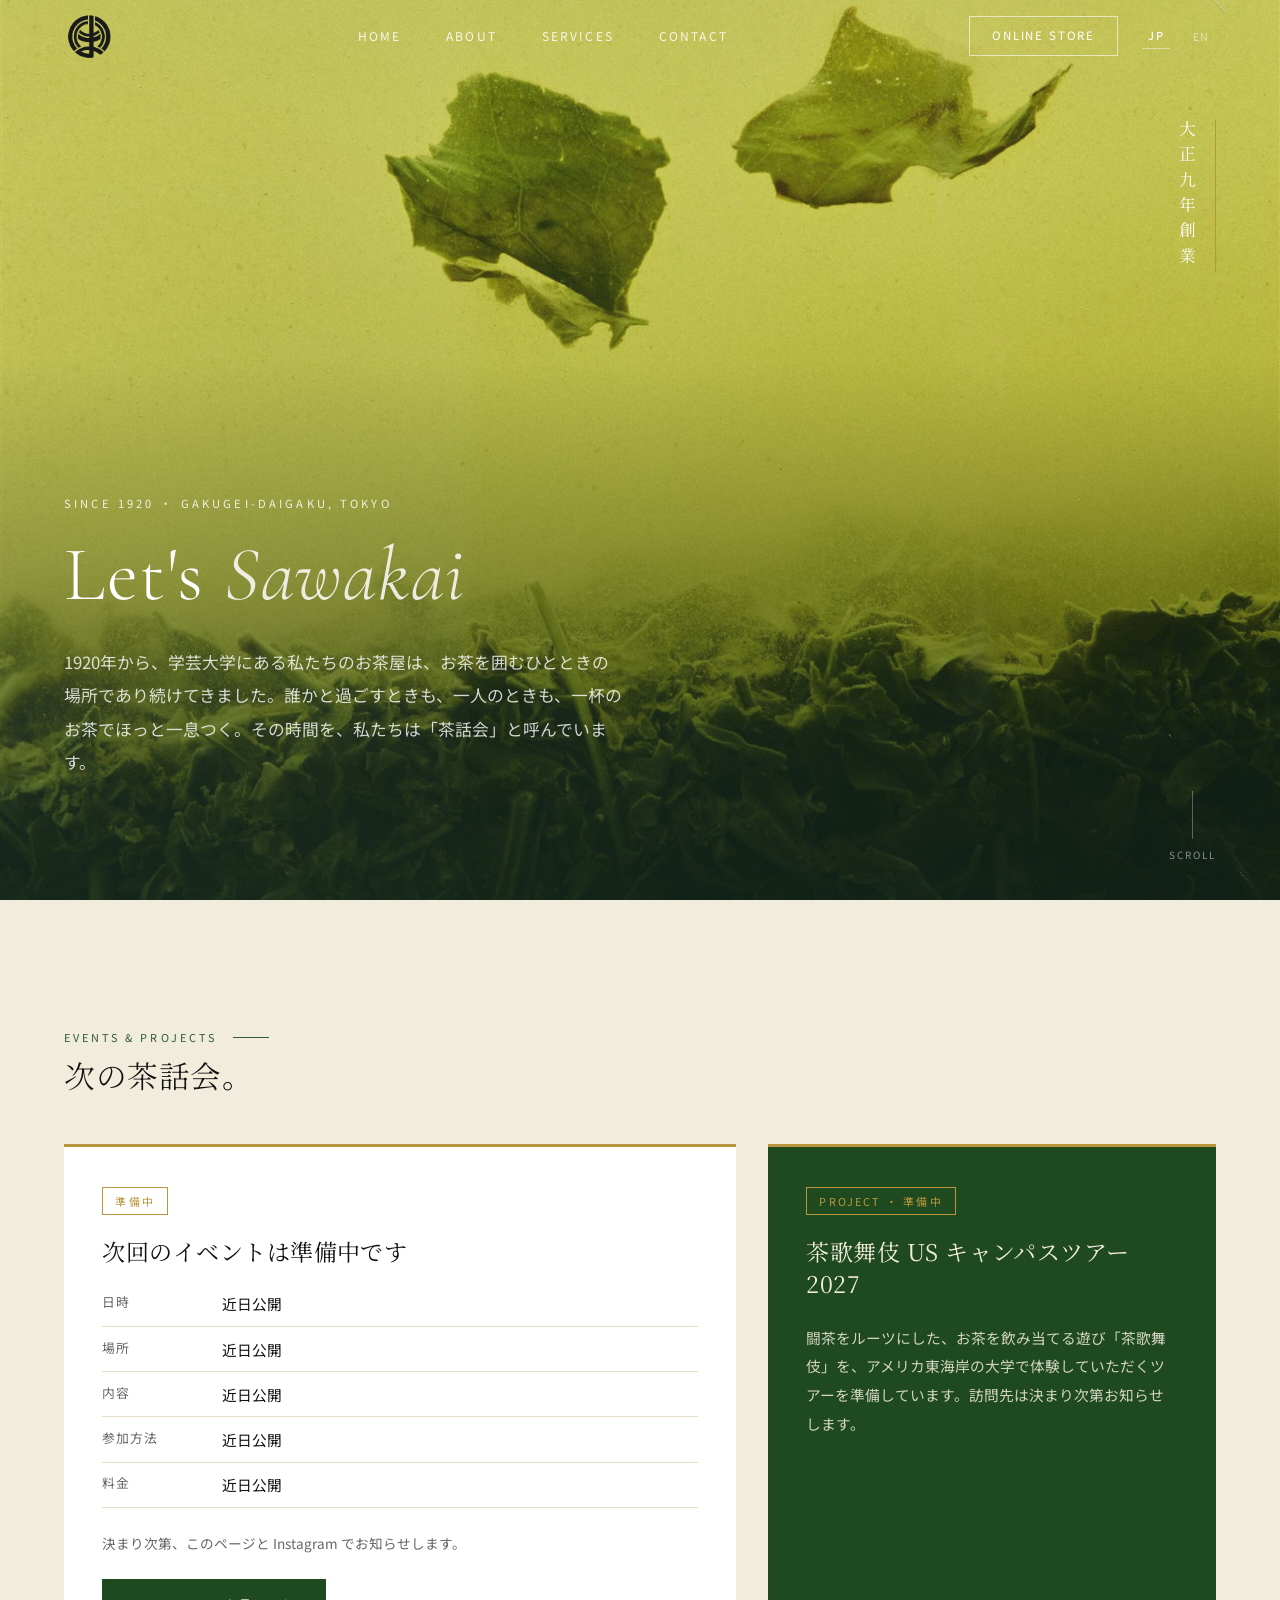
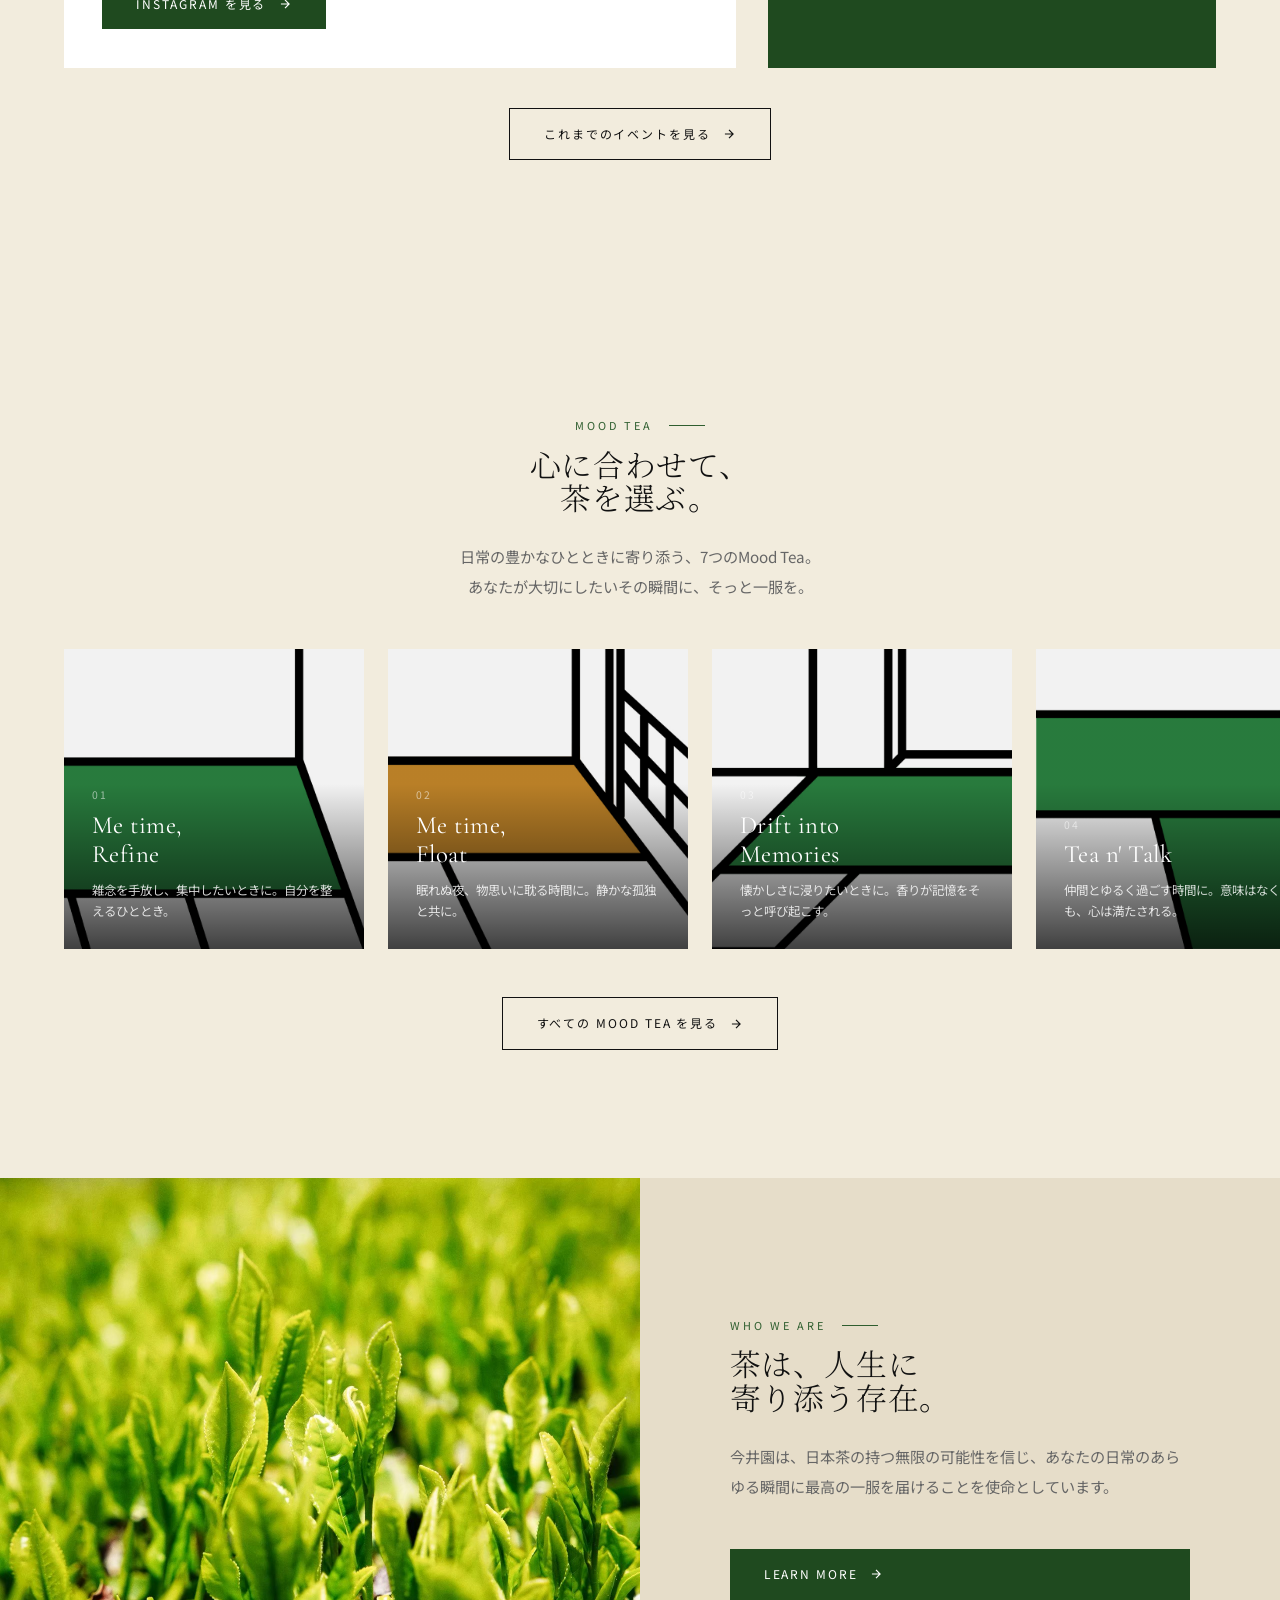
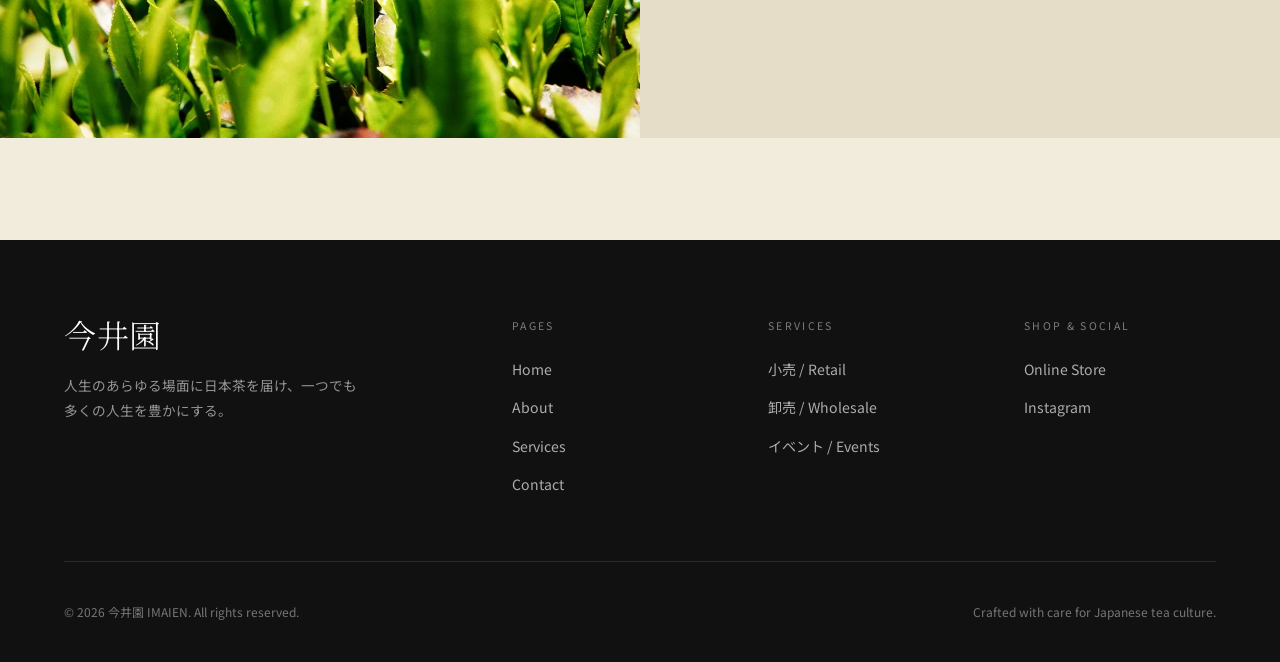
<file: index.html>
<!DOCTYPE html>
<html lang="ja">
<head>
  <meta charset="UTF-8">
  <meta name="viewport" content="width=device-width, initial-scale=1.0">
  <title>今井園 IMAIEN — Let's Sawakai｜1920年創業、学芸大学の日本茶専門店</title>
  <meta name="description" content="1920年（大正九年）創業、東京・学芸大学の日本茶専門店 今井園。お茶を囲んでひと息つく時間「茶話会」を、店舗、オンライン、イベント、卸売を通じて届けます。">
  <link rel="canonical" href="https://imaien.com/">
  <link rel="alternate" hreflang="ja" href="https://imaien.com/">
  <link rel="alternate" hreflang="en" href="https://imaien.com/en/">
  <link rel="alternate" hreflang="x-default" href="https://imaien.com/">
  <meta name="theme-color" content="#1F4A1F">
  <meta property="og:type" content="website">
  <meta property="og:site_name" content="今井園 IMAIEN">
  <meta property="og:title" content="今井園 IMAIEN — Let's Sawakai">
  <meta property="og:description" content="1920年（大正九年）創業、東京・学芸大学の日本茶専門店 今井園。お茶を囲んでひと息つく時間を、私たちは「茶話会」と呼んでいます。">
  <meta property="og:url" content="https://imaien.com/">
  <meta property="og:image" content="https://imaien.com/images/og-image.jpg">
  <meta property="og:locale" content="ja_JP">
  <meta name="twitter:card" content="summary_large_image">
  <link rel="icon" type="image/png" href="images/favicon.png">
  <link rel="apple-touch-icon" href="images/favicon.png">
  <script type="application/ld+json">
  {
    "@context": "https://schema.org",
    "@type": "Store",
    "name": "株式会社今井園茶業",
    "alternateName": "今井園 IMAIEN",
    "url": "https://imaien.com/",
    "logo": "https://imaien.com/images/favicon.png",
    "image": "https://imaien.com/images/og-image.jpg",
    "description": "人生のあらゆる場面に日本茶を届け、一つでも多くの人生を豊かにする。日本茶の小売・卸売・体験型イベント。",
    "foundingDate": "1920",
    "address": {
      "@type": "PostalAddress",
      "streetAddress": "鷹番2-20-8 2F",
      "addressLocality": "目黒区",
      "addressRegion": "東京都",
      "addressCountry": "JP"
    },
    "telephone": "+81-90-3544-5067",
    "sameAs": [
      "https://www.instagram.com/imai___en/",
      "https://imaien.square.site/"
    ]
  }
  </script>
  <link rel="preconnect" href="https://fonts.googleapis.com">
  <link rel="preconnect" href="https://fonts.gstatic.com" crossorigin>
  <link href="https://fonts.googleapis.com/css2?family=Cormorant+Garamond:ital,wght@0,300;0,400;0,500;1,300;1,400&family=Noto+Sans+JP:wght@300;400;500&family=Noto+Serif+JP:wght@300;400;500&display=swap" rel="stylesheet">
  <link rel="stylesheet" href="css/style.css">
</head>
<body>

<!-- ======= NAVIGATION ======= -->
<nav class="nav" id="nav">
  <a href="index.html" class="nav__logo"><img src="images/logo.png" alt="今井園 IMAIEN"></a>
  <div class="nav__links">
    <a href="index.html">Home</a>
    <a href="about.html">About</a>
    <a href="services.html">Services</a>
    <a href="contact.html">Contact</a>
  </div>
  <div class="nav__actions">
    <a href="https://imaien.square.site/" target="_blank" class="nav__shop-btn">Online Store</a>
    <div class="lang-switch">
      <a href="index.html" class="lang-switch__btn lang-switch__btn--active">JP</a>
      <span class="lang-switch__sep">/</span>
      <a href="en/index.html" class="lang-switch__btn">EN</a>
    </div>
  </div>
  <button class="nav__hamburger" id="menuBtn" aria-label="メニューを開く">
    <span></span><span></span><span></span>
  </button>
</nav>
<div class="nav__overlay" id="navOverlay">
  <a href="index.html">Home</a>
  <a href="about.html">About</a>
  <a href="services.html">Services</a>
  <a href="contact.html">Contact</a>
  <div class="nav__overlay-lang">
    <a href="index.html" class="active">JP</a><span>/</span><a href="en/index.html">EN</a>
  </div>
</div>

<!-- ======= HERO ======= -->
<section class="hero">
  <div class="hero__bg-grad"></div>
  <div class="hero__bg-overlay"></div>
  <div class="hero__content">
    <p class="hero__eyebrow">Since 1920 ・ Gakugei-daigaku, Tokyo</p>
    <h1 class="hero__title hero__title--latin">
      Let's <em>Sawakai</em>
    </h1>
    <p class="hero__subtitle hero__subtitle--wide">
      1920年から、学芸大学にある私たちのお茶屋は、お茶を囲むひとときの場所であり続けてきました。誰かと過ごすときも、一人のときも、一杯のお茶でほっと一息つく。その時間を、私たちは「茶話会」と呼んでいます。
    </p>
  </div>
  <p class="hero__vertical" aria-hidden="true">大正九年創業</p>
  <div class="hero__scroll">
    <div class="hero__scroll-line"></div>
    <span>Scroll</span>
  </div>
</section>

<!-- ======= NEXT EVENT / PROJECTS ======= -->
<section class="events-home">
  <div class="events-home__inner">
    <p class="section-label reveal">Events &amp; Projects</p>
    <h2 class="section-title reveal d1">次の茶話会。</h2>
    <div class="event-grid">
      <article class="event-card reveal d1">
        <p class="event-card__status">準備中</p>
        <h3 class="event-card__title">次回のイベントは準備中です</h3>
        <dl class="event-card__meta">
          <div><dt>日時</dt><dd>近日公開</dd></div>
          <div><dt>場所</dt><dd>近日公開</dd></div>
          <div><dt>内容</dt><dd>近日公開</dd></div>
          <div><dt>参加方法</dt><dd>近日公開</dd></div>
          <div><dt>料金</dt><dd>近日公開</dd></div>
        </dl>
        <p class="event-card__note">決まり次第、このページと Instagram でお知らせします。</p>
        <a href="https://www.instagram.com/imai___en/" target="_blank" class="btn btn--dark">
          Instagram を見る
          <svg viewBox="0 0 24 24" fill="none" stroke="currentColor" stroke-width="2"><path d="M5 12h14M12 5l7 7-7 7"/></svg>
        </a>
      </article>
      <article class="event-card event-card--project reveal d2">
        <p class="event-card__status">Project ・ 準備中</p>
        <h3 class="event-card__title">茶歌舞伎 US キャンパスツアー 2027</h3>
        <p class="event-card__text">闘茶をルーツにした、お茶を飲み当てる遊び「茶歌舞伎」を、アメリカ東海岸の大学で体験していただくツアーを準備しています。訪問先は決まり次第お知らせします。</p>
      </article>
    </div>
    <div class="events-home__more reveal d2">
      <a href="services.html#events" class="btn btn--ghost">
        これまでのイベントを見る
        <svg viewBox="0 0 24 24" fill="none" stroke="currentColor" stroke-width="2"><path d="M5 12h14M12 5l7 7-7 7"/></svg>
      </a>
    </div>
  </div>
</section>

<!-- ======= MOOD TEA ======= -->
<section class="mood-tea section">
  <div class="mood-tea__header">
    <p class="section-label reveal">Mood Tea</p>
    <h2 class="section-title reveal d1" style="font-size:var(--size-h2);">
      心に合わせて、<br>茶を選ぶ。
    </h2>
    <p class="section-body reveal d2">
      日常の豊かなひとときに寄り添う、7つのMood Tea。<br>
      あなたが大切にしたいその瞬間に、そっと一服を。
    </p>
  </div>

  <div class="mood-tea__scroll" id="teaScroll">
    <div class="tea-card tc-1 reveal d1">
      <div class="tea-card__bg"></div>
      <div class="tea-card__shadow"></div>
      <div class="tea-card__body">
        <p class="tea-card__num">01</p>
        <h3 class="tea-card__name">Me time,<br>Refine</h3>
        <p class="tea-card__tagline">雑念を手放し、集中したいときに。自分を整えるひととき。</p>
      </div>
    </div>
    <div class="tea-card tc-2 reveal d2">
      <div class="tea-card__bg"></div>
      <div class="tea-card__shadow"></div>
      <div class="tea-card__body">
        <p class="tea-card__num">02</p>
        <h3 class="tea-card__name">Me time,<br>Float</h3>
        <p class="tea-card__tagline">眠れぬ夜、物思いに耽る時間に。静かな孤独と共に。</p>
      </div>
    </div>
    <div class="tea-card tc-3 reveal d3">
      <div class="tea-card__bg"></div>
      <div class="tea-card__shadow"></div>
      <div class="tea-card__body">
        <p class="tea-card__num">03</p>
        <h3 class="tea-card__name">Drift into<br>Memories</h3>
        <p class="tea-card__tagline">懐かしさに浸りたいときに。香りが記憶をそっと呼び起こす。</p>
      </div>
    </div>
    <div class="tea-card tc-4 reveal d4">
      <div class="tea-card__bg"></div>
      <div class="tea-card__shadow"></div>
      <div class="tea-card__body">
        <p class="tea-card__num">04</p>
        <h3 class="tea-card__name">Tea n' Talk</h3>
        <p class="tea-card__tagline">仲間とゆるく過ごす時間に。意味はなくても、心は満たされる。</p>
      </div>
    </div>
    <div class="tea-card tc-5 reveal d5">
      <div class="tea-card__bg"></div>
      <div class="tea-card__shadow"></div>
      <div class="tea-card__body">
        <p class="tea-card__num">05</p>
        <h3 class="tea-card__name">Open<br>Invitation</h3>
        <p class="tea-card__tagline">誰にでも「ようこそ」と伝えたいときに。垣根のない温かさを。</p>
      </div>
    </div>
    <div class="tea-card tc-6 reveal d6">
      <div class="tea-card__bg"></div>
      <div class="tea-card__shadow"></div>
      <div class="tea-card__body">
        <p class="tea-card__num">06</p>
        <h3 class="tea-card__name">Uni-Tea</h3>
        <p class="tea-card__tagline">深いつながりを感じたいときに。共にいるだけで満たされる。</p>
      </div>
    </div>
    <div class="tea-card tc-7 reveal d7">
      <div class="tea-card__bg"></div>
      <div class="tea-card__shadow"></div>
      <div class="tea-card__body">
        <p class="tea-card__num">07</p>
        <h3 class="tea-card__name">Breeze<br>is Nice</h3>
        <p class="tea-card__tagline">自然に身を委ねたいときに。風や光とひとつになるような感覚を。</p>
      </div>
    </div>
  </div>

  <div style="text-align:center; padding: 2rem var(--container-pad) 0;">
    <a href="services.html#retail" class="btn btn--ghost reveal d2">
      すべての Mood Tea を見る
      <svg viewBox="0 0 24 24" fill="none" stroke="currentColor" stroke-width="2"><path d="M5 12h14M12 5l7 7-7 7"/></svg>
    </a>
  </div>
</section>

<!-- ======= WHO WE ARE ======= -->
<div class="split">
  <div class="split__img">
    <div class="split__img-fill split__img-fill--1"></div>
  </div>
  <div class="split__content">
    <p class="section-label reveal">Who We Are</p>
    <h2 class="section-title reveal d1" style="font-size:var(--size-h2);">
      茶は、人生に<br>寄り添う存在。
    </h2>
    <p class="section-body reveal d2">
      今井園は、日本茶の持つ無限の可能性を信じ、あなたの日常のあらゆる瞬間に最高の一服を届けることを使命としています。
    </p>
    <a href="about.html" class="btn btn--dark mt-md reveal d3">
      Learn More
      <svg viewBox="0 0 24 24" fill="none" stroke="currentColor" stroke-width="2"><path d="M5 12h14M12 5l7 7-7 7"/></svg>
    </a>
  </div>
</div>


<!-- ======= FOOTER ======= -->
<footer class="footer">
  <div class="footer__inner">
    <div class="footer__top">
      <div class="footer__brand">
        <h3>今井園</h3>
        <p>人生のあらゆる場面に日本茶を届け、一つでも多くの人生を豊かにする。</p>
      </div>
      <div class="footer__col">
        <h4>Pages</h4>
        <ul>
          <li><a href="index.html">Home</a></li>
          <li><a href="about.html">About</a></li>
          <li><a href="services.html">Services</a></li>
          <li><a href="contact.html">Contact</a></li>
        </ul>
      </div>
      <div class="footer__col">
        <h4>Services</h4>
        <ul>
          <li><a href="services.html#retail">小売 / Retail</a></li>
          <li><a href="services.html#wholesale">卸売 / Wholesale</a></li>
          <li><a href="services.html#events">イベント / Events</a></li>
        </ul>
      </div>
      <div class="footer__col">
        <h4>Shop &amp; Social</h4>
        <ul>
          <li><a href="https://imaien.square.site/" target="_blank">Online Store</a></li>
          <li><a href="https://www.instagram.com/imai___en/" target="_blank">Instagram</a></li>
        </ul>
      </div>
    </div>
    <div class="footer__bottom">
      <p>© 2026 今井園 IMAIEN. All rights reserved.</p>
      <p>Crafted with care for Japanese tea culture.</p>
    </div>
  </div>
</footer>

<script src="js/main.js"></script>
</body>
</html>
</file>
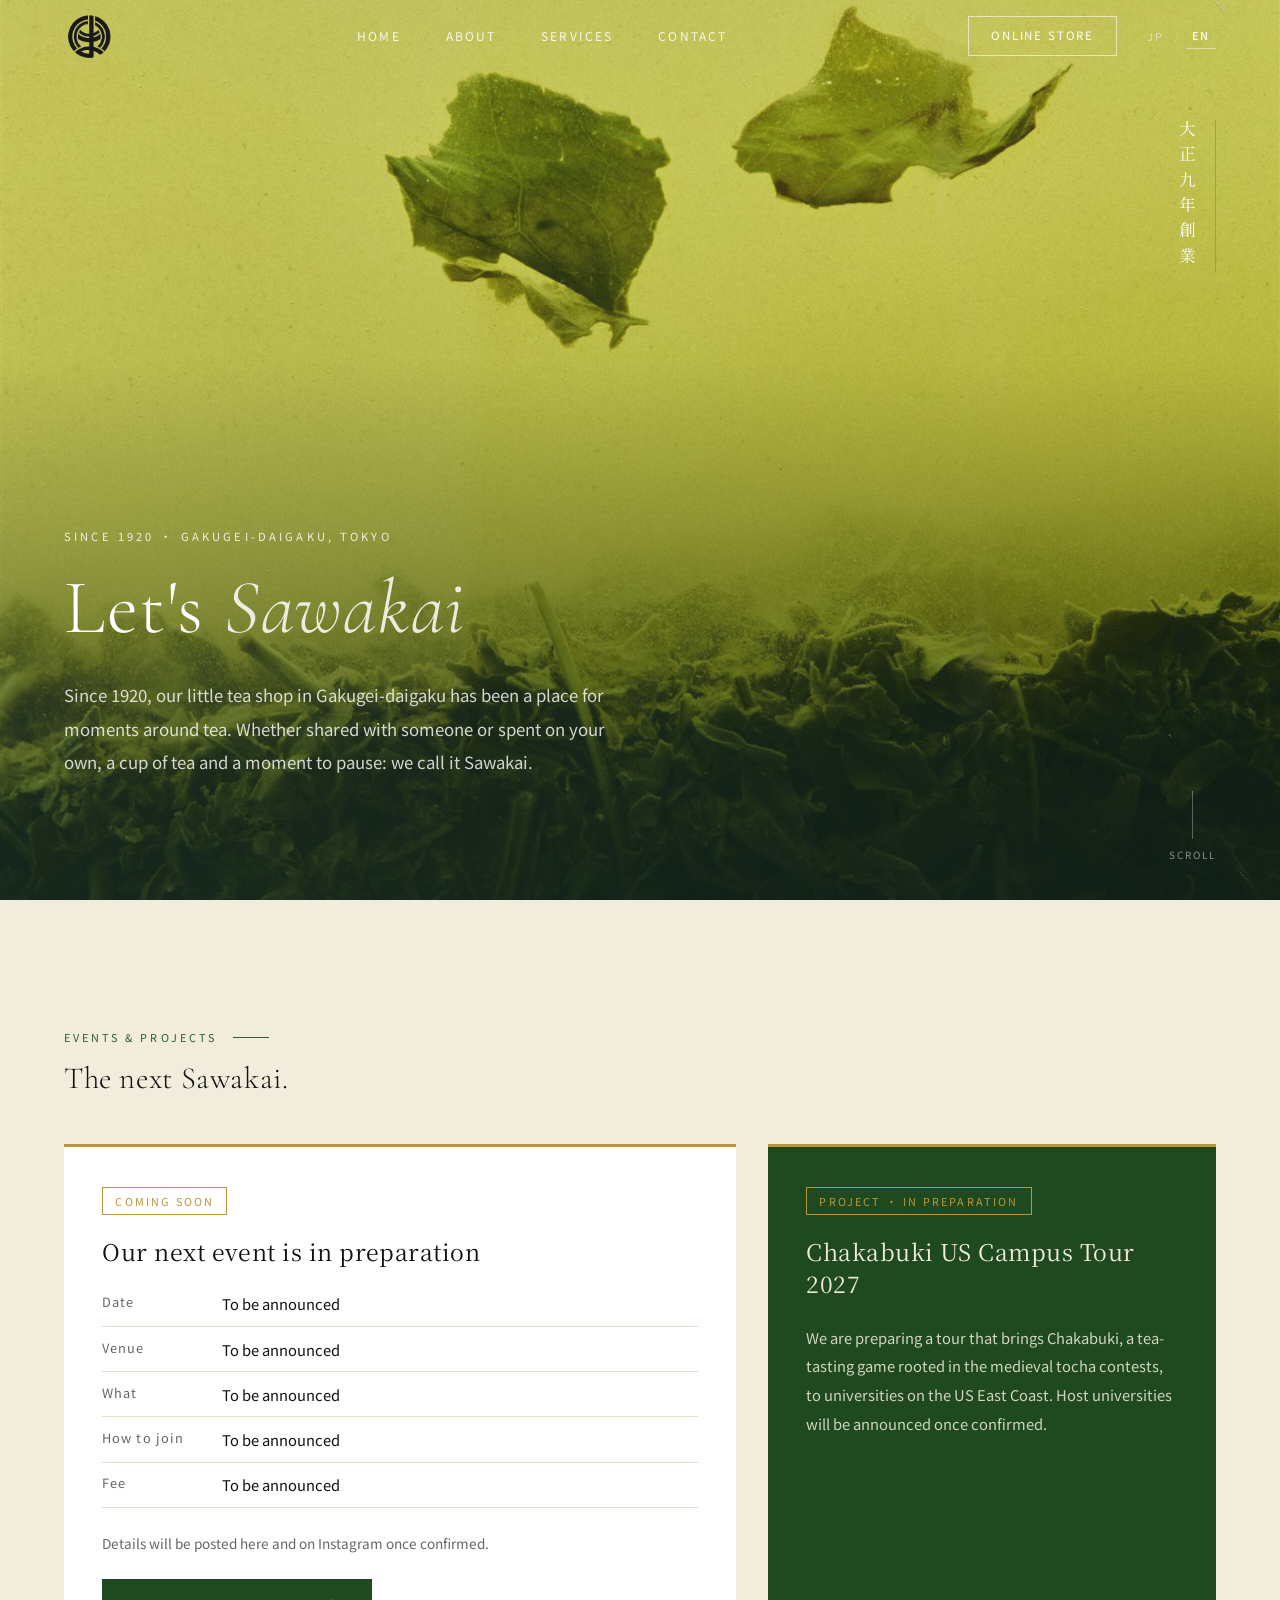
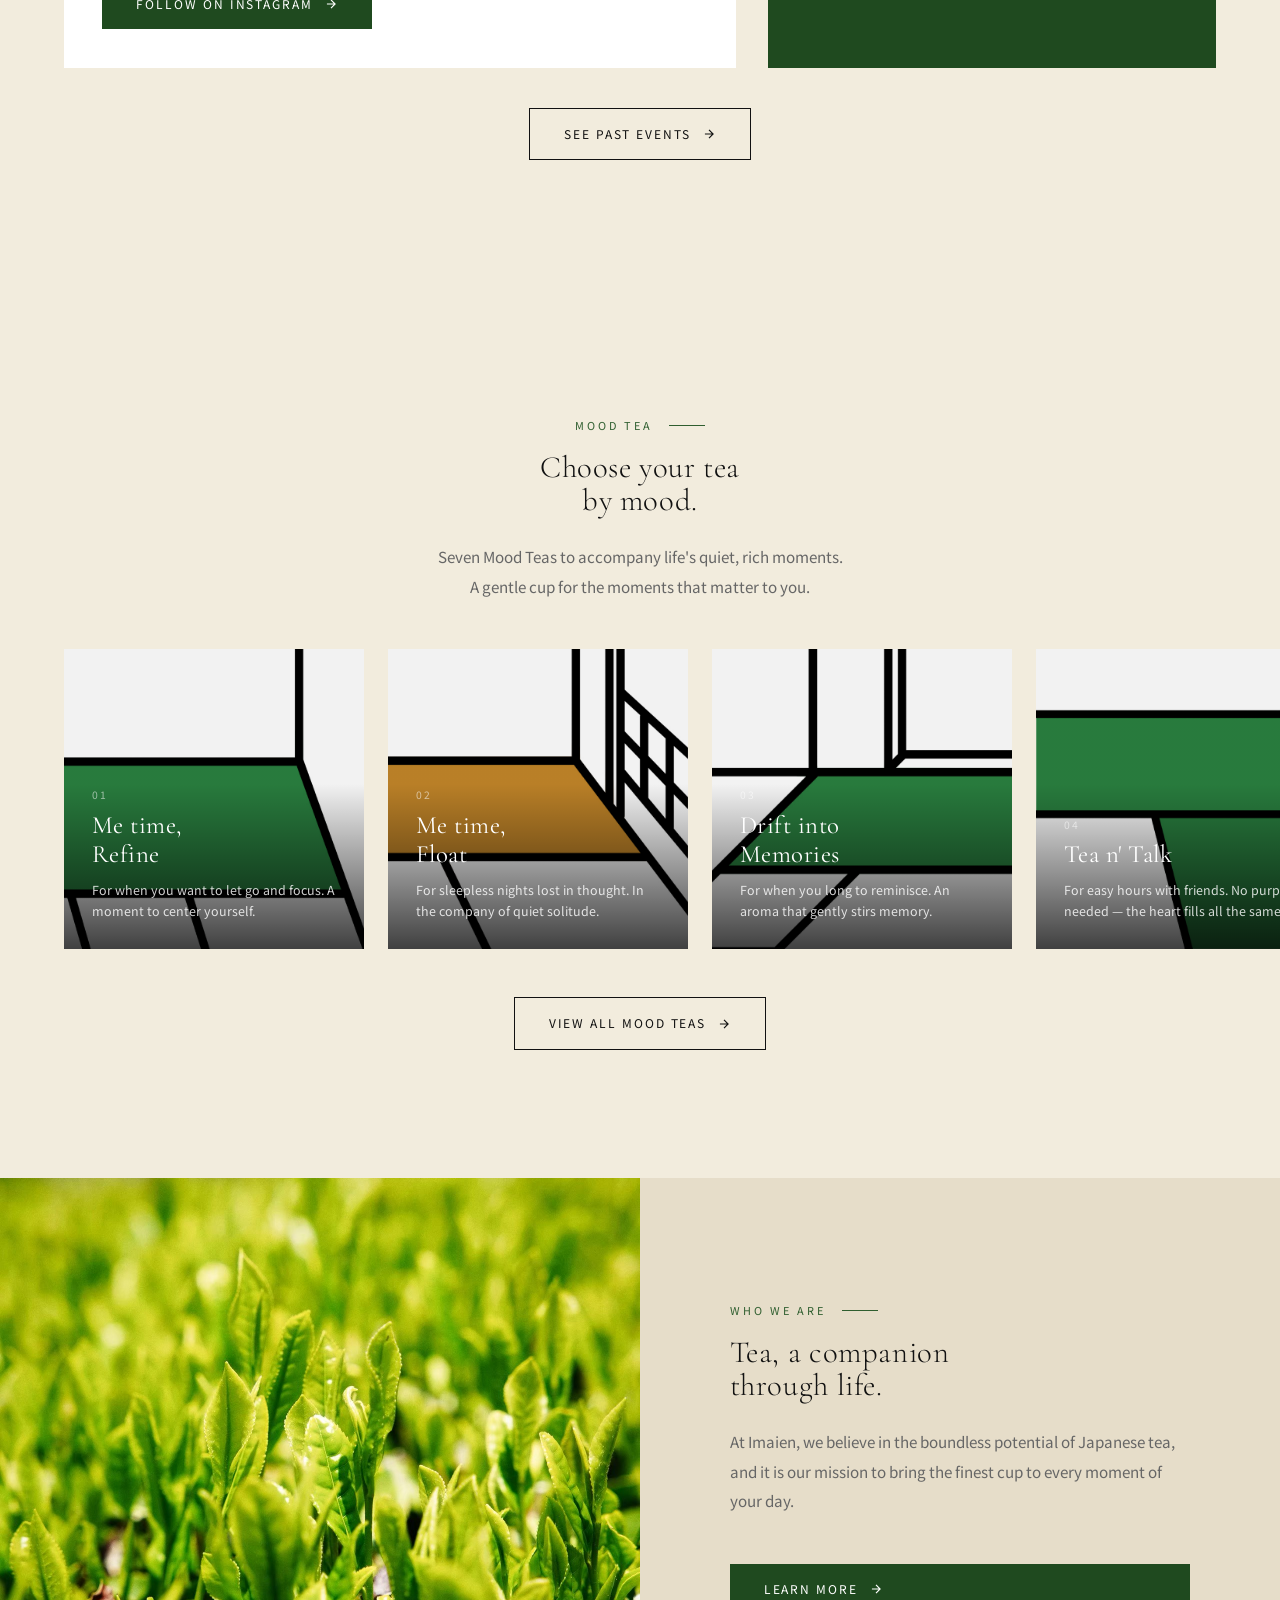
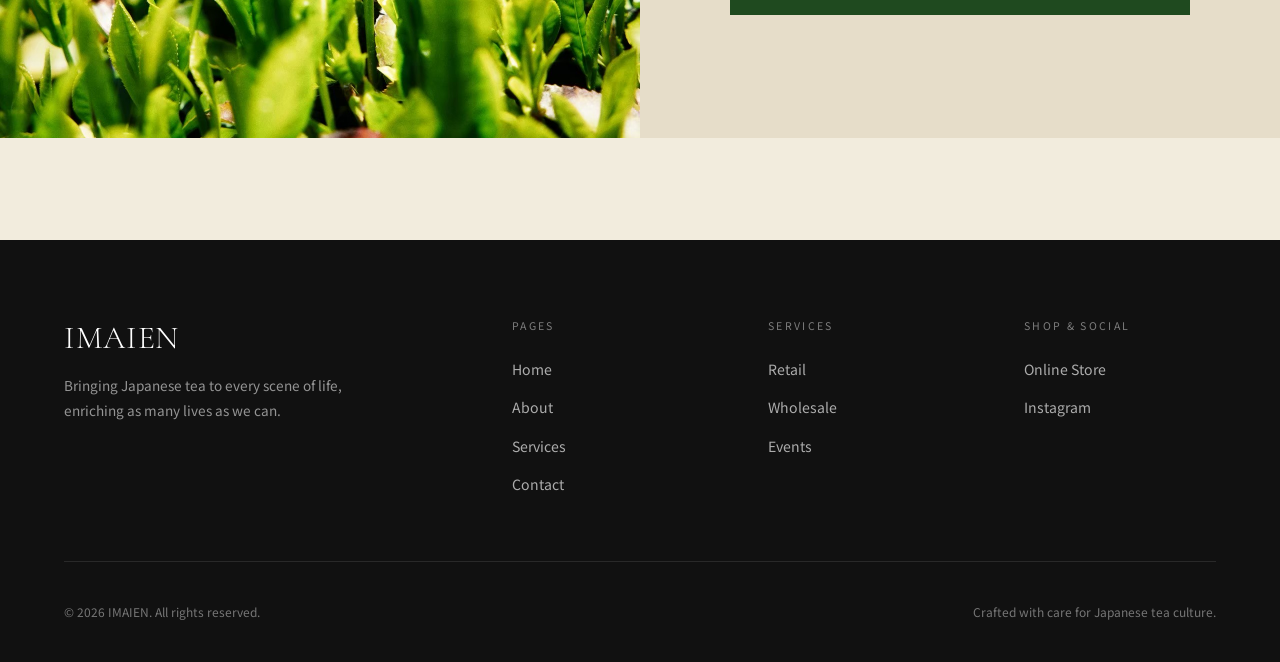
<file: en/index.html>
<!DOCTYPE html>
<html lang="en">
<head>
  <meta charset="UTF-8">
  <meta name="viewport" content="width=device-width, initial-scale=1.0">
  <title>IMAIEN — Let's Sawakai | Japanese tea shop in Gakugei-daigaku since 1920</title>
  <meta name="description" content="Imaien, a Japanese tea shop in Gakugei-daigaku, Tokyo, since 1920. We share Sawakai, a moment to pause over a cup of tea, through our shop, online store, events and wholesale.">
  <link rel="canonical" href="https://imaien.com/en/">
  <link rel="alternate" hreflang="ja" href="https://imaien.com/">
  <link rel="alternate" hreflang="en" href="https://imaien.com/en/">
  <link rel="alternate" hreflang="x-default" href="https://imaien.com/">
  <meta name="theme-color" content="#1F4A1F">
  <meta property="og:type" content="website">
  <meta property="og:site_name" content="IMAIEN">
  <meta property="og:title" content="IMAIEN — Let's Sawakai">
  <meta property="og:description" content="A Japanese tea shop in Gakugei-daigaku, Tokyo, since 1920. A cup of tea and a moment to pause: we call it Sawakai.">
  <meta property="og:url" content="https://imaien.com/en/">
  <meta property="og:image" content="https://imaien.com/images/og-image.jpg">
  <meta property="og:locale" content="en_US">
  <meta property="og:locale:alternate" content="ja_JP">
  <meta name="twitter:card" content="summary_large_image">
  <link rel="icon" type="image/png" href="../images/favicon.png">
  <link rel="apple-touch-icon" href="../images/favicon.png">
  <link rel="preconnect" href="https://fonts.googleapis.com">
  <link rel="preconnect" href="https://fonts.gstatic.com" crossorigin>
  <link href="https://fonts.googleapis.com/css2?family=Cormorant+Garamond:ital,wght@0,300;0,400;0,500;1,300;1,400&family=Noto+Sans+JP:wght@300;400;500&family=Noto+Serif+JP:wght@300;400;500&display=swap" rel="stylesheet">
  <link rel="stylesheet" href="../css/style.css">
</head>
<body>

<!-- ======= NAVIGATION ======= -->
<nav class="nav" id="nav">
  <a href="index.html" class="nav__logo"><img src="../images/logo.png" alt="IMAIEN"></a>
  <div class="nav__links">
    <a href="index.html">Home</a>
    <a href="about.html">About</a>
    <a href="services.html">Services</a>
    <a href="contact.html">Contact</a>
  </div>
  <div class="nav__actions">
    <a href="https://imaien.square.site/" target="_blank" class="nav__shop-btn">Online Store</a>
    <div class="lang-switch">
      <a href="../index.html" class="lang-switch__btn">JP</a>
      <span class="lang-switch__sep">/</span>
      <a href="index.html" class="lang-switch__btn lang-switch__btn--active">EN</a>
    </div>
  </div>
  <button class="nav__hamburger" id="menuBtn" aria-label="Open menu">
    <span></span><span></span><span></span>
  </button>
</nav>
<div class="nav__overlay" id="navOverlay">
  <a href="index.html">Home</a>
  <a href="about.html">About</a>
  <a href="services.html">Services</a>
  <a href="contact.html">Contact</a>
  <div class="nav__overlay-lang">
    <a href="../index.html">JP</a><span>/</span><a href="index.html" class="active">EN</a>
  </div>
</div>

<!-- ======= HERO ======= -->
<section class="hero">
  <div class="hero__bg-grad"></div>
  <div class="hero__bg-overlay"></div>
  <div class="hero__content">
    <p class="hero__eyebrow">Since 1920 ・ Gakugei-daigaku, Tokyo</p>
    <h1 class="hero__title hero__title--latin">
      Let's <em>Sawakai</em>
    </h1>
    <p class="hero__subtitle hero__subtitle--wide">
      Since 1920, our little tea shop in Gakugei-daigaku has been a place for moments around tea. Whether shared with someone or spent on your own, a cup of tea and a moment to pause: we call it Sawakai.
    </p>
  </div>
  <p class="hero__vertical" aria-hidden="true">大正九年創業</p>
  <div class="hero__scroll">
    <div class="hero__scroll-line"></div>
    <span>Scroll</span>
  </div>
</section>

<!-- ======= NEXT EVENT / PROJECTS ======= -->
<section class="events-home">
  <div class="events-home__inner">
    <p class="section-label reveal">Events &amp; Projects</p>
    <h2 class="section-title reveal d1">The next Sawakai.</h2>
    <div class="event-grid">
      <article class="event-card reveal d1">
        <p class="event-card__status">Coming soon</p>
        <h3 class="event-card__title">Our next event is in preparation</h3>
        <dl class="event-card__meta">
          <div><dt>Date</dt><dd>To be announced</dd></div>
          <div><dt>Venue</dt><dd>To be announced</dd></div>
          <div><dt>What</dt><dd>To be announced</dd></div>
          <div><dt>How to join</dt><dd>To be announced</dd></div>
          <div><dt>Fee</dt><dd>To be announced</dd></div>
        </dl>
        <p class="event-card__note">Details will be posted here and on Instagram once confirmed.</p>
        <a href="https://www.instagram.com/imai___en/" target="_blank" class="btn btn--dark">
          Follow on Instagram
          <svg viewBox="0 0 24 24" fill="none" stroke="currentColor" stroke-width="2"><path d="M5 12h14M12 5l7 7-7 7"/></svg>
        </a>
      </article>
      <article class="event-card event-card--project reveal d2">
        <p class="event-card__status">Project ・ In preparation</p>
        <h3 class="event-card__title">Chakabuki US Campus Tour 2027</h3>
        <p class="event-card__text">We are preparing a tour that brings Chakabuki, a tea-tasting game rooted in the medieval tocha contests, to universities on the US East Coast. Host universities will be announced once confirmed.</p>
      </article>
    </div>
    <div class="events-home__more reveal d2">
      <a href="services.html#events" class="btn btn--ghost">
        See past events
        <svg viewBox="0 0 24 24" fill="none" stroke="currentColor" stroke-width="2"><path d="M5 12h14M12 5l7 7-7 7"/></svg>
      </a>
    </div>
  </div>
</section>


<!-- ======= MOOD TEA ======= -->
<section class="mood-tea section">
  <div class="mood-tea__header">
    <p class="section-label reveal">Mood Tea</p>
    <h2 class="section-title reveal d1" style="font-size:var(--size-h2);">
      Choose your tea<br>by mood.
    </h2>
    <p class="section-body reveal d2">
      Seven Mood Teas to accompany life's quiet, rich moments.<br>
      A gentle cup for the moments that matter to you.
    </p>
  </div>

  <div class="mood-tea__scroll" id="teaScroll">
    <div class="tea-card tc-1 reveal d1">
      <div class="tea-card__bg"></div>
      <div class="tea-card__shadow"></div>
      <div class="tea-card__body">
        <p class="tea-card__num">01</p>
        <h3 class="tea-card__name">Me time,<br>Refine</h3>
        <p class="tea-card__tagline">For when you want to let go and focus. A moment to center yourself.</p>
      </div>
    </div>
    <div class="tea-card tc-2 reveal d2">
      <div class="tea-card__bg"></div>
      <div class="tea-card__shadow"></div>
      <div class="tea-card__body">
        <p class="tea-card__num">02</p>
        <h3 class="tea-card__name">Me time,<br>Float</h3>
        <p class="tea-card__tagline">For sleepless nights lost in thought. In the company of quiet solitude.</p>
      </div>
    </div>
    <div class="tea-card tc-3 reveal d3">
      <div class="tea-card__bg"></div>
      <div class="tea-card__shadow"></div>
      <div class="tea-card__body">
        <p class="tea-card__num">03</p>
        <h3 class="tea-card__name">Drift into<br>Memories</h3>
        <p class="tea-card__tagline">For when you long to reminisce. An aroma that gently stirs memory.</p>
      </div>
    </div>
    <div class="tea-card tc-4 reveal d4">
      <div class="tea-card__bg"></div>
      <div class="tea-card__shadow"></div>
      <div class="tea-card__body">
        <p class="tea-card__num">04</p>
        <h3 class="tea-card__name">Tea n' Talk</h3>
        <p class="tea-card__tagline">For easy hours with friends. No purpose needed — the heart fills all the same.</p>
      </div>
    </div>
    <div class="tea-card tc-5 reveal d5">
      <div class="tea-card__bg"></div>
      <div class="tea-card__shadow"></div>
      <div class="tea-card__body">
        <p class="tea-card__num">05</p>
        <h3 class="tea-card__name">Open<br>Invitation</h3>
        <p class="tea-card__tagline">For when you want to welcome anyone. Warmth without boundaries.</p>
      </div>
    </div>
    <div class="tea-card tc-6 reveal d6">
      <div class="tea-card__bg"></div>
      <div class="tea-card__shadow"></div>
      <div class="tea-card__body">
        <p class="tea-card__num">06</p>
        <h3 class="tea-card__name">Uni-Tea</h3>
        <p class="tea-card__tagline">For feeling a deeper connection. Simply being together is enough.</p>
      </div>
    </div>
    <div class="tea-card tc-7 reveal d7">
      <div class="tea-card__bg"></div>
      <div class="tea-card__shadow"></div>
      <div class="tea-card__body">
        <p class="tea-card__num">07</p>
        <h3 class="tea-card__name">Breeze<br>is Nice</h3>
        <p class="tea-card__tagline">For giving yourself to nature. A sense of becoming one with wind and light.</p>
      </div>
    </div>
  </div>

  <div style="text-align:center; padding: 2rem var(--container-pad) 0;">
    <a href="services.html#retail" class="btn btn--ghost reveal d2">
      View all Mood Teas
      <svg viewBox="0 0 24 24" fill="none" stroke="currentColor" stroke-width="2"><path d="M5 12h14M12 5l7 7-7 7"/></svg>
    </a>
  </div>
</section>

<!-- ======= WHO WE ARE ======= -->
<div class="split">
  <div class="split__img">
    <div class="split__img-fill split__img-fill--1"></div>
  </div>
  <div class="split__content">
    <p class="section-label reveal">Who We Are</p>
    <h2 class="section-title reveal d1" style="font-size:var(--size-h2);">
      Tea, a companion<br>through life.
    </h2>
    <p class="section-body reveal d2">
      At Imaien, we believe in the boundless potential of Japanese tea, and it is our mission to bring the finest cup to every moment of your day.
    </p>
    <a href="about.html" class="btn btn--dark mt-md reveal d3">
      Learn More
      <svg viewBox="0 0 24 24" fill="none" stroke="currentColor" stroke-width="2"><path d="M5 12h14M12 5l7 7-7 7"/></svg>
    </a>
  </div>
</div>


<!-- ======= FOOTER ======= -->
<footer class="footer">
  <div class="footer__inner">
    <div class="footer__top">
      <div class="footer__brand">
        <h3>IMAIEN</h3>
        <p>Bringing Japanese tea to every scene of life, enriching as many lives as we can.</p>
      </div>
      <div class="footer__col">
        <h4>Pages</h4>
        <ul>
          <li><a href="index.html">Home</a></li>
          <li><a href="about.html">About</a></li>
          <li><a href="services.html">Services</a></li>
          <li><a href="contact.html">Contact</a></li>
        </ul>
      </div>
      <div class="footer__col">
        <h4>Services</h4>
        <ul>
          <li><a href="services.html#retail">Retail</a></li>
          <li><a href="services.html#wholesale">Wholesale</a></li>
          <li><a href="services.html#events">Events</a></li>
        </ul>
      </div>
      <div class="footer__col">
        <h4>Shop &amp; Social</h4>
        <ul>
          <li><a href="https://imaien.square.site/" target="_blank">Online Store</a></li>
          <li><a href="https://www.instagram.com/imai___en/" target="_blank">Instagram</a></li>
        </ul>
      </div>
    </div>
    <div class="footer__bottom">
      <p>© 2026 IMAIEN. All rights reserved.</p>
      <p>Crafted with care for Japanese tea culture.</p>
    </div>
  </div>
</footer>

<script src="../js/main.js"></script>
</body>
</html>
</file>
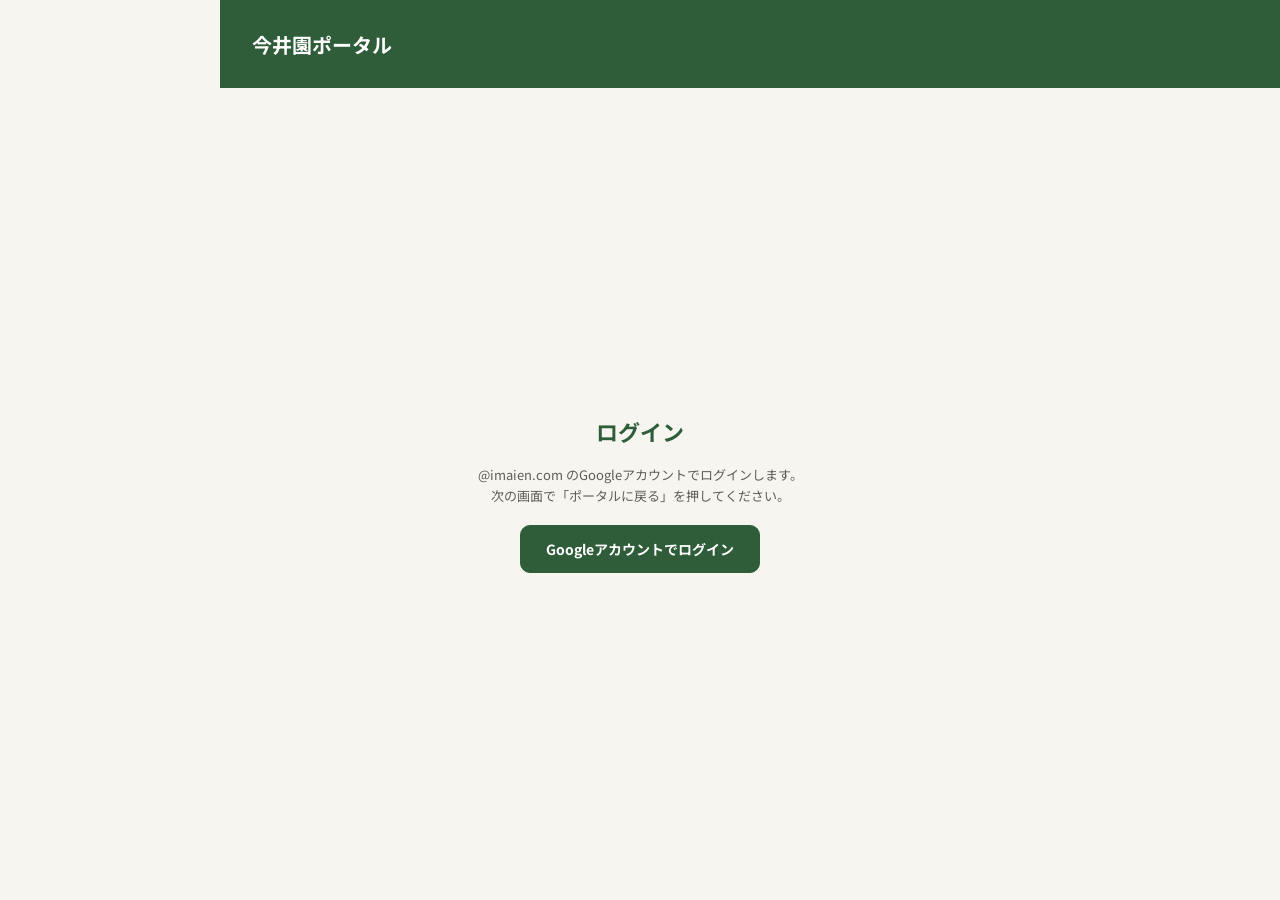
<file: portal/index.html>
<!DOCTYPE html>
<html lang="ja">
<head>
<meta charset="utf-8">
<meta name="viewport" content="width=device-width, initial-scale=1, viewport-fit=cover">
<meta name="robots" content="noindex, nofollow">
<meta name="theme-color" content="#2F5D3A">
<meta name="apple-mobile-web-app-capable" content="yes">
<meta name="apple-mobile-web-app-title" content="今井園ポータル">
<title>今井園ポータル</title>
<link rel="manifest" href="manifest.json">
<link rel="icon" type="image/png" href="/images/favicon.png">
<link rel="apple-touch-icon" href="icon-180.png">
<meta name="description" content="今井園の受発注・在庫・営業を管理する社内ポータル（ログインが必要です）">
<meta property="og:type" content="website">
<meta property="og:site_name" content="今井園 IMAIEN">
<meta property="og:title" content="今井園ポータル">
<meta property="og:description" content="今井園の受発注・在庫・営業を管理する社内ポータル（ログインが必要です）">
<meta property="og:url" content="https://imaien.com/portal/">
<meta property="og:image" content="https://imaien.com/portal/og-logo.png">
<meta property="og:image:width" content="1200">
<meta property="og:image:height" content="630">
<meta property="og:locale" content="ja_JP">
<meta name="twitter:card" content="summary">
<link rel="preconnect" href="https://fonts.googleapis.com">
<link href="https://fonts.googleapis.com/css2?family=Noto+Sans+JP:wght@400;500;700&display=swap" rel="stylesheet">
<link rel="stylesheet" href="style.css?v=16">
</head>
<body>
<div class="shell" id="shell">
  <div id="root" style="display:contents"></div>
</div>
<script src="config.js?v=16"></script>
<script src="app.js?v=16"></script>
</body>
</html>
</file>
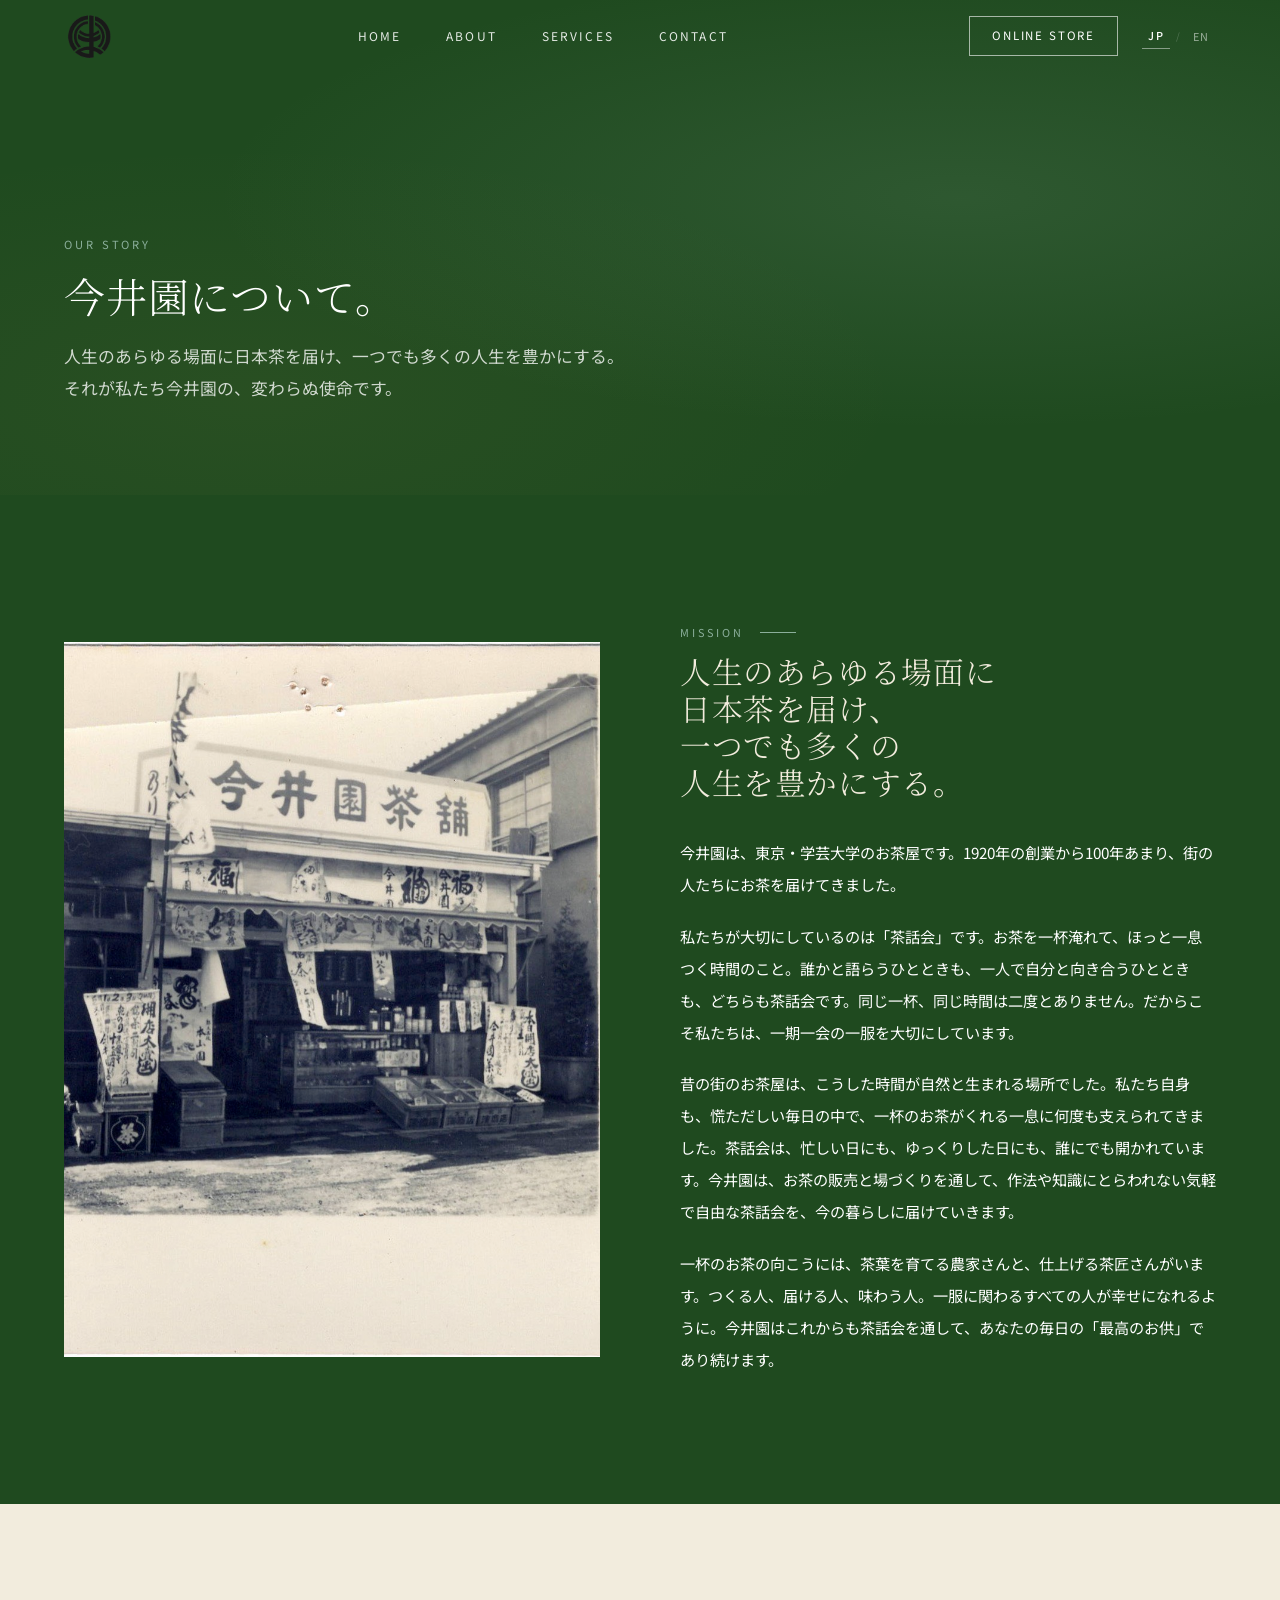
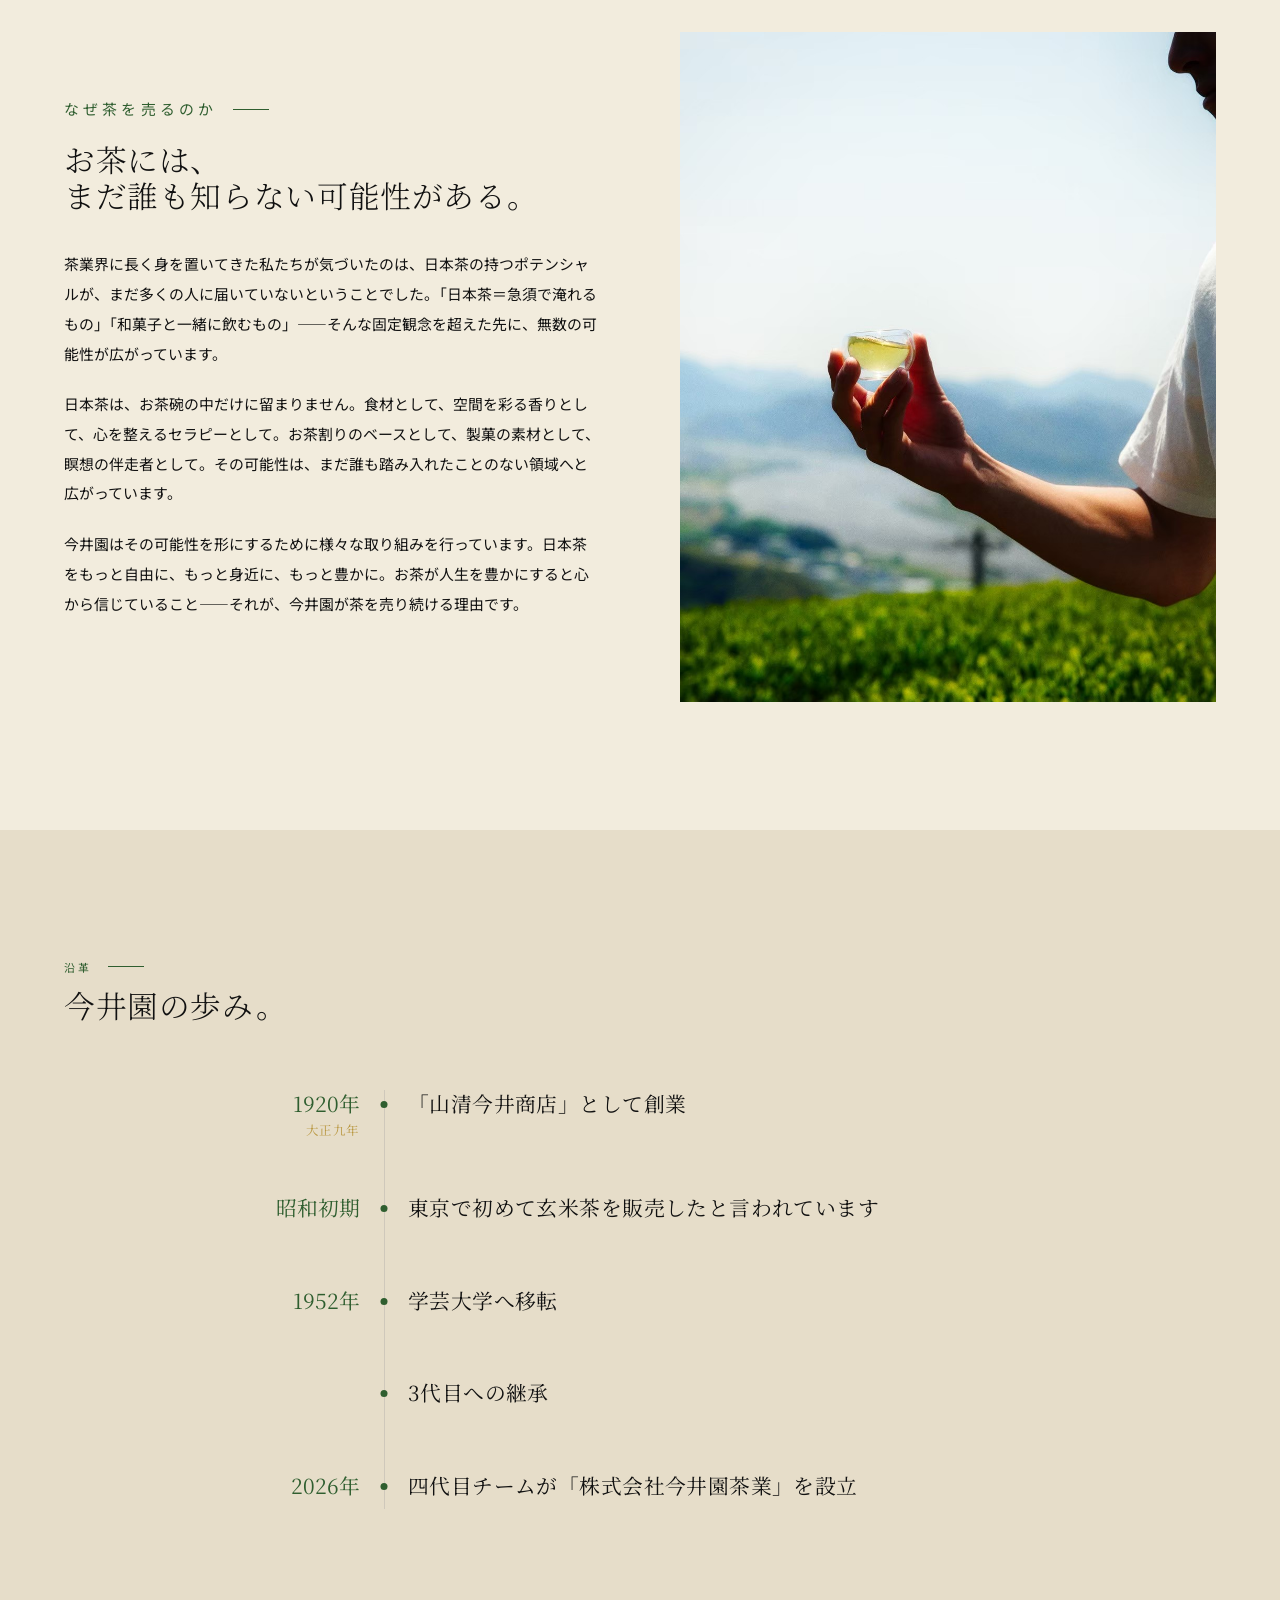
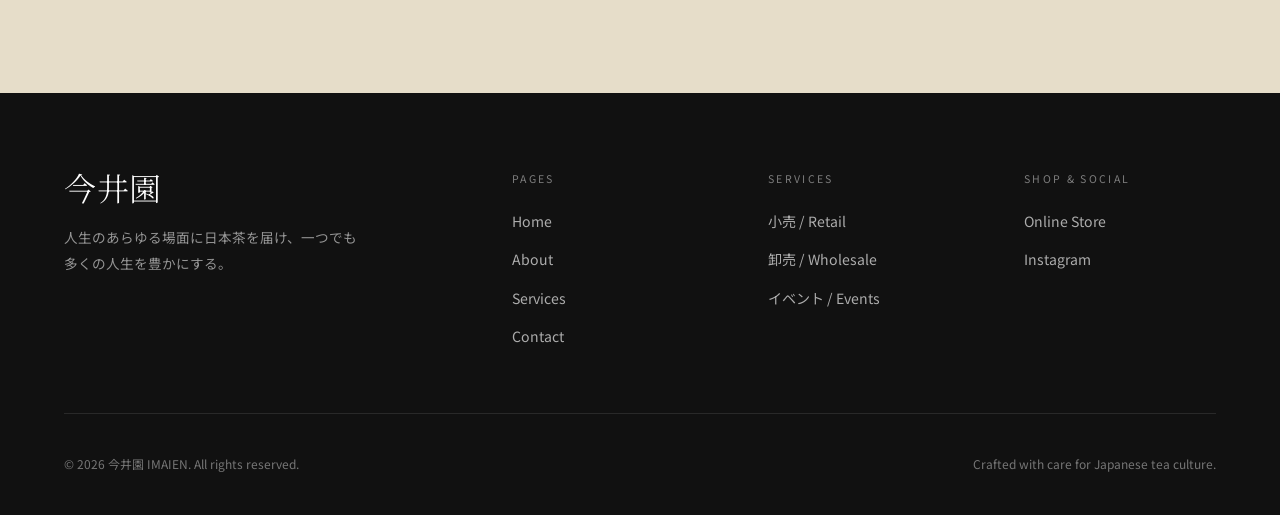
<file: about.html>
<!DOCTYPE html>
<html lang="ja">
<head>
  <meta charset="UTF-8">
  <meta name="viewport" content="width=device-width, initial-scale=1.0">
  <title>About — 今井園 IMAIEN</title>
  <meta name="description" content="今井園について。1920年（大正九年）に「山清今井商店」として創業し、学芸大学で茶話会の場をつないできた今井園の歩み。">
  <link rel="canonical" href="https://imaien.com/about.html">
  <link rel="alternate" hreflang="ja" href="https://imaien.com/about.html">
  <link rel="alternate" hreflang="en" href="https://imaien.com/en/about.html">
  <link rel="alternate" hreflang="x-default" href="https://imaien.com/about.html">
  <meta name="theme-color" content="#1F4A1F">
  <meta property="og:type" content="website">
  <meta property="og:site_name" content="今井園 IMAIEN">
  <meta property="og:title" content="About — 今井園 IMAIEN">
  <meta property="og:description" content="今井園について。1920年（大正九年）に「山清今井商店」として創業し、学芸大学で茶話会の場をつないできた今井園の歩み。">
  <meta property="og:url" content="https://imaien.com/about.html">
  <meta property="og:image" content="https://imaien.com/images/og-image.jpg">
  <meta property="og:locale" content="ja_JP">
  <meta name="twitter:card" content="summary_large_image">
  <link rel="icon" type="image/png" href="images/favicon.png">
  <link rel="apple-touch-icon" href="images/favicon.png">
  <link rel="preconnect" href="https://fonts.googleapis.com">
  <link rel="preconnect" href="https://fonts.gstatic.com" crossorigin>
  <link href="https://fonts.googleapis.com/css2?family=Cormorant+Garamond:ital,wght@0,300;0,400;0,500;1,300;1,400&family=Noto+Sans+JP:wght@300;400;500&family=Noto+Serif+JP:wght@300;400;500&display=swap" rel="stylesheet">
  <link rel="stylesheet" href="css/style.css">
</head>
<body>

<!-- ======= NAVIGATION ======= -->
<nav class="nav" id="nav">
  <a href="index.html" class="nav__logo"><img src="images/logo.png" alt="今井園 IMAIEN"></a>
  <div class="nav__links">
    <a href="index.html">Home</a>
    <a href="about.html">About</a>
    <a href="services.html">Services</a>
    <a href="contact.html">Contact</a>
  </div>
  <div class="nav__actions">
    <a href="https://imaien.square.site/" target="_blank" class="nav__shop-btn">Online Store</a>
    <div class="lang-switch">
      <a href="about.html" class="lang-switch__btn lang-switch__btn--active">JP</a>
      <span class="lang-switch__sep">/</span>
      <a href="en/about.html" class="lang-switch__btn">EN</a>
    </div>
  </div>
  <button class="nav__hamburger" id="menuBtn" aria-label="メニューを開く">
    <span></span><span></span><span></span>
  </button>
</nav>
<div class="nav__overlay" id="navOverlay">
  <a href="index.html">Home</a>
  <a href="about.html">About</a>
  <a href="services.html">Services</a>
  <a href="contact.html">Contact</a>
  <div class="nav__overlay-lang">
    <a href="about.html" class="active">JP</a><span>/</span><a href="en/about.html">EN</a>
  </div>
</div>

<!-- ======= PAGE HERO ======= -->
<header class="page-hero">
  <div class="page-hero__inner">
    <p class="page-hero__eyebrow">Our Story</p>
    <h1 class="page-hero__title">今井園について。</h1>
    <p class="page-hero__desc">
      人生のあらゆる場面に日本茶を届け、一つでも多くの人生を豊かにする。<br>
      それが私たち今井園の、変わらぬ使命です。
    </p>
  </div>
</header>

<!-- ======= MISSION ======= -->
<section class="mission">
  <div class="mission__grid">
    <div class="mission__img reveal-fade">
      <div class="mission__img-fill"></div>
    </div>
    <div class="mission__text">
      <p class="section-label section-label--light reveal">Mission</p>
      <h2 class="mission__title reveal d1">
        人生のあらゆる場面に<br>
        日本茶を届け、<br>
        一つでも多くの<br>
        人生を豊かにする。
      </h2>
      <div class="mission__body reveal d2">
        <p>今井園は、東京・学芸大学のお茶屋です。1920年の創業から100年あまり、街の人たちにお茶を届けてきました。</p>
        <p>私たちが大切にしているのは「茶話会」です。お茶を一杯淹れて、ほっと一息つく時間のこと。誰かと語らうひとときも、一人で自分と向き合うひとときも、どちらも茶話会です。同じ一杯、同じ時間は二度とありません。だからこそ私たちは、一期一会の一服を大切にしています。</p>
        <p>昔の街のお茶屋は、こうした時間が自然と生まれる場所でした。私たち自身も、慌ただしい毎日の中で、一杯のお茶がくれる一息に何度も支えられてきました。茶話会は、忙しい日にも、ゆっくりした日にも、誰にでも開かれています。今井園は、お茶の販売と場づくりを通して、作法や知識にとらわれない気軽で自由な茶話会を、今の暮らしに届けていきます。</p>
        <p>一杯のお茶の向こうには、茶葉を育てる農家さんと、仕上げる茶匠さんがいます。つくる人、届ける人、味わう人。一服に関わるすべての人が幸せになれるように。今井園はこれからも茶話会を通して、あなたの毎日の「最高のお供」であり続けます。</p>
      </div>
    </div>
  </div>
</section>

<!-- ======= WHY TEA ======= -->
<section class="story" style="background:var(--cream);">
  <div class="story__grid">
    <div class="story__body">
      <p class="section-label reveal">なぜ茶を売るのか</p>
      <h2 class="reveal d1">
        お茶には、<br>まだ誰も知らない可能性がある。
      </h2>
      <div class="reveal d2">
        <p>
          茶業界に長く身を置いてきた私たちが気づいたのは、日本茶の持つポテンシャルが、まだ多くの人に届いていないということでした。「日本茶＝急須で淹れるもの」「和菓子と一緒に飲むもの」——そんな固定観念を超えた先に、無数の可能性が広がっています。
        </p>
        <p>
          日本茶は、お茶碗の中だけに留まりません。食材として、空間を彩る香りとして、心を整えるセラピーとして。お茶割りのベースとして、製菓の素材として、瞑想の伴走者として。その可能性は、まだ誰も踏み入れたことのない領域へと広がっています。
        </p>
        <p>
          今井園はその可能性を形にするために様々な取り組みを行っています。日本茶をもっと自由に、もっと身近に、もっと豊かに。お茶が人生を豊かにすると心から信じていること——それが、今井園が茶を売り続ける理由です。
        </p>
      </div>
    </div>
    <div class="story__img reveal-fade d2">
      <div class="story__img-fill fill-green-2"></div>
    </div>
  </div>
</section>


<!-- ======= TIMELINE / 沿革 ======= -->
<section class="timeline-section">
  <div style="max-width:var(--max-width); margin:0 auto;">
    <p class="section-label reveal">沿革</p>
    <h2 class="section-title reveal d1">今井園の歩み。</h2>
  </div>
  <div class="timeline">
    <div class="tl-item reveal">
      <p class="tl-year">1920年<span class="tl-era">大正九年</span></p>
      <div class="tl-content">
        <h3>「山清今井商店」として創業</h3>
      </div>
    </div>
    <div class="tl-item reveal d1">
      <p class="tl-year">昭和初期</p>
      <div class="tl-content">
        <h3>東京で初めて玄米茶を販売したと言われています</h3>
      </div>
    </div>
    <div class="tl-item reveal d1">
      <p class="tl-year">1952年</p>
      <div class="tl-content">
        <h3>学芸大学へ移転</h3>
      </div>
    </div>
    <div class="tl-item reveal d2">
      <p class="tl-year"></p>
      <div class="tl-content">
        <h3>3代目への継承</h3>
      </div>
    </div>
    <div class="tl-item reveal d3">
      <p class="tl-year">2026年</p>
      <div class="tl-content">
        <h3>四代目チームが「株式会社今井園茶業」を設立</h3>
      </div>
    </div>
  </div>
</section>

<!-- ======= FOOTER ======= -->
<footer class="footer">
  <div class="footer__inner">
    <div class="footer__top">
      <div class="footer__brand">
        <h3>今井園</h3>
        <p>人生のあらゆる場面に日本茶を届け、一つでも多くの人生を豊かにする。</p>
      </div>
      <div class="footer__col">
        <h4>Pages</h4>
        <ul>
          <li><a href="index.html">Home</a></li>
          <li><a href="about.html">About</a></li>
          <li><a href="services.html">Services</a></li>
          <li><a href="contact.html">Contact</a></li>
        </ul>
      </div>
      <div class="footer__col">
        <h4>Services</h4>
        <ul>
          <li><a href="services.html#retail">小売 / Retail</a></li>
          <li><a href="services.html#wholesale">卸売 / Wholesale</a></li>
          <li><a href="services.html#events">イベント / Events</a></li>
        </ul>
      </div>
      <div class="footer__col">
        <h4>Shop &amp; Social</h4>
        <ul>
          <li><a href="https://imaien.square.site/" target="_blank">Online Store</a></li>
          <li><a href="https://www.instagram.com/imai___en/" target="_blank">Instagram</a></li>
        </ul>
      </div>
    </div>
    <div class="footer__bottom">
      <p>© 2026 今井園 IMAIEN. All rights reserved.</p>
      <p>Crafted with care for Japanese tea culture.</p>
    </div>
  </div>
</footer>

<script src="js/main.js"></script>
</body>
</html>
</file>
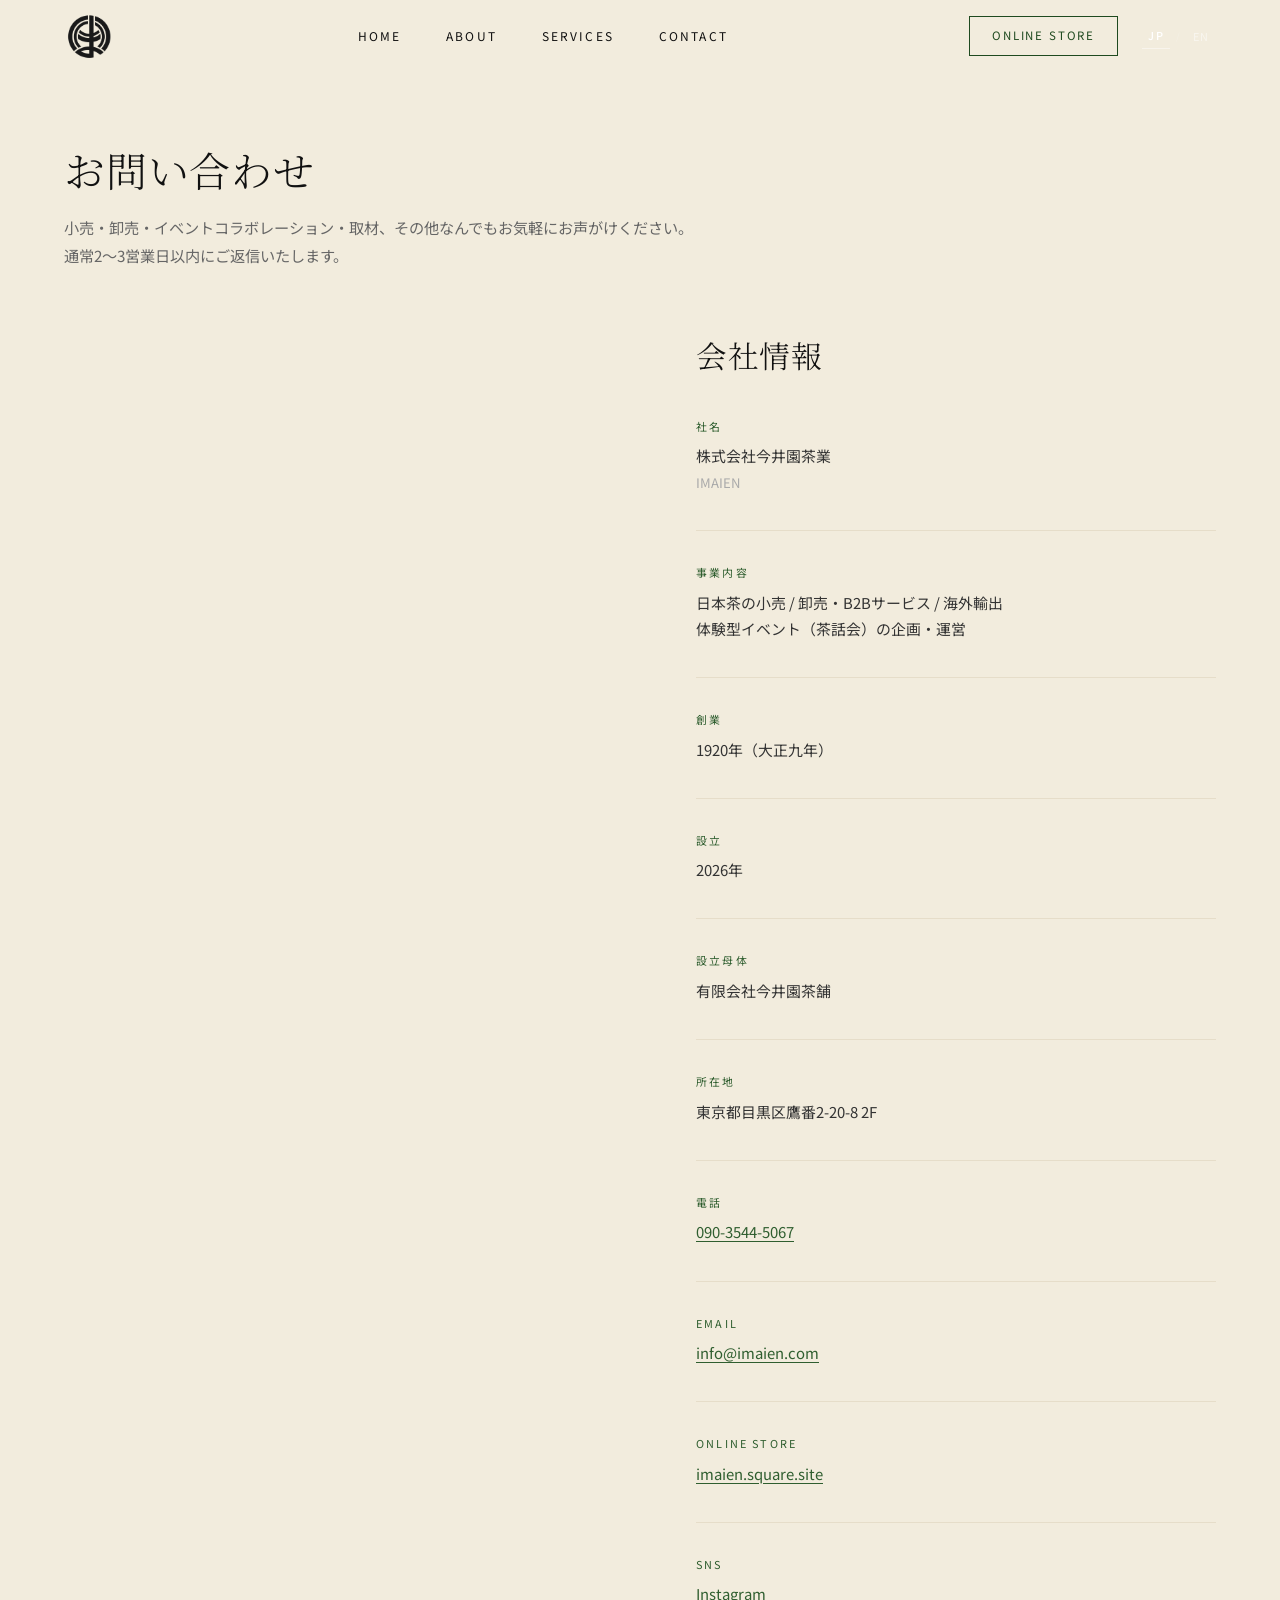
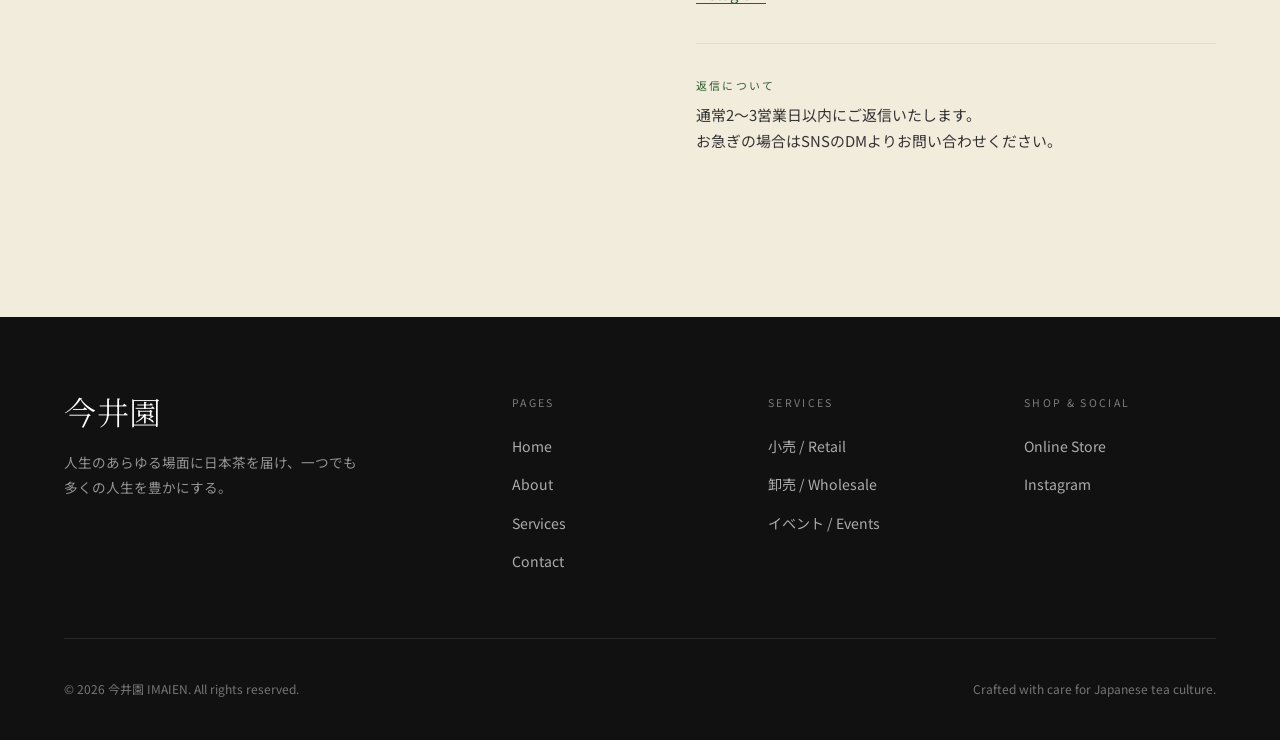
<file: contact.html>
<!DOCTYPE html>
<html lang="ja">
<head>
  <meta charset="UTF-8">
  <meta name="viewport" content="width=device-width, initial-scale=1.0">
  <title>Contact — 今井園 IMAIEN</title>
  <meta name="description" content="今井園へのお問い合わせ。小売・卸売・イベントコラボレーション、その他ご相談はこちらから。東京都目黒区鷹番2-20-8。">
  <link rel="canonical" href="https://imaien.com/contact.html">
  <link rel="alternate" hreflang="ja" href="https://imaien.com/contact.html">
  <link rel="alternate" hreflang="en" href="https://imaien.com/en/contact.html">
  <link rel="alternate" hreflang="x-default" href="https://imaien.com/contact.html">
  <meta name="theme-color" content="#1F4A1F">
  <meta property="og:type" content="website">
  <meta property="og:site_name" content="今井園 IMAIEN">
  <meta property="og:title" content="Contact — 今井園 IMAIEN">
  <meta property="og:description" content="今井園へのお問い合わせ。小売・卸売・イベントコラボレーション、その他ご相談はこちらから。">
  <meta property="og:url" content="https://imaien.com/contact.html">
  <meta property="og:image" content="https://imaien.com/images/og-image.jpg">
  <meta property="og:locale" content="ja_JP">
  <meta name="twitter:card" content="summary_large_image">
  <link rel="icon" type="image/png" href="images/favicon.png">
  <link rel="apple-touch-icon" href="images/favicon.png">
  <link rel="preconnect" href="https://fonts.googleapis.com">
  <link rel="preconnect" href="https://fonts.gstatic.com" crossorigin>
  <link href="https://fonts.googleapis.com/css2?family=Cormorant+Garamond:ital,wght@0,300;0,400;0,500;1,300;1,400&family=Noto+Sans+JP:wght@300;400;500&family=Noto+Serif+JP:wght@300;400;500&display=swap" rel="stylesheet">
  <link rel="stylesheet" href="css/style.css">
  <style>
    .btn-submit {
      width: 100%;
      justify-content: center;
      background: var(--green-dark);
      color: var(--white);
      padding: 18px;
      font-size: 0.8rem;
      letter-spacing: 0.16em;
      text-transform: uppercase;
      border: none;
      cursor: pointer;
      transition: background 0.3s, transform 0.3s;
      font-family: var(--font-sans);
      display: flex;
      align-items: center;
      gap: 0.75rem;
    }
    .btn-submit:hover { background: var(--green-mid); transform: translateY(-2px); }
    .btn-submit:disabled { opacity: 0.55; transform: none; cursor: default; }
    .privacy-note { font-size: 0.72rem; color: #aaa; line-height: 1.7; margin-top: 1rem; }
    .ci-divider { width: 100%; height: 1px; background: var(--cream-dark); margin: 2rem 0; }
    .contact-form-embed { width: 100%; }
    .contact-form-embed iframe { width: 100%; border: none; display: block; }
  </style>
</head>
<body>

<!-- ======= NAV ======= -->
<nav class="nav scrolled" id="nav">
  <a href="index.html" class="nav__logo"><img src="images/logo.png" alt="今井園 IMAIEN"></a>
  <div class="nav__links">
    <a href="index.html" style="color:var(--black);">Home</a>
    <a href="about.html" style="color:var(--black);">About</a>
    <a href="services.html" style="color:var(--black);">Services</a>
    <a href="contact.html" style="color:var(--black);">Contact</a>
  </div>
  <div class="nav__actions">
    <a href="https://imaien.square.site/" target="_blank" class="nav__shop-btn" style="border-color:var(--green-dark);color:var(--green-dark);">Online Store</a>
    <div class="lang-switch">
      <a href="contact.html" class="lang-switch__btn lang-switch__btn--active">JP</a>
      <span class="lang-switch__sep">/</span>
      <a href="en/contact.html" class="lang-switch__btn">EN</a>
    </div>
  </div>
  <button class="nav__hamburger" id="menuBtn" aria-label="メニューを開く">
    <span style="background:var(--black);"></span>
    <span style="background:var(--black);"></span>
    <span style="background:var(--black);"></span>
  </button>
</nav>
<div class="nav__overlay" id="navOverlay">
  <a href="index.html">Home</a>
  <a href="about.html">About</a>
  <a href="services.html">Services</a>
  <a href="contact.html">Contact</a>
  <div class="nav__overlay-lang">
    <a href="contact.html" class="active">JP</a><span>/</span><a href="en/contact.html">EN</a>
  </div>
</div>

<!-- ======= CONTACT MAIN ======= -->
<section class="contact-simple">

  <div class="contact-simple__head reveal">
    <h1>お問い合わせ</h1>
    <p>小売・卸売・イベントコラボレーション・取材、その他なんでもお気軽にお声がけください。<br>通常2〜3営業日以内にご返信いたします。</p>
  </div>

  <div class="contact-grid">

    <!-- Google フォーム -->
    <div class="contact-form-embed reveal">
      <iframe
        src="https://docs.google.com/forms/d/e/1FAIpQLSc4GFPHSHfOhMUsQn5h3EFsFrhmsF_Z639p1XUSiYjvbJzgGg/viewform?embedded=true"
        width="100%" height="900" frameborder="0" marginheight="0" marginwidth="0"
        title="お問い合わせフォーム">読み込んでいます…</iframe>
    </div>

    <!-- 会社情報 -->
    <div class="contact-info reveal d2">
      <h2>会社情報</h2>

      <div class="ci-item">
        <p class="ci-label">社名</p>
        <p class="ci-val">株式会社今井園茶業<br><span style="font-size:0.82rem;color:#aaa;">IMAIEN</span></p>
      </div>
      <div class="ci-divider"></div>

      <div class="ci-item">
        <p class="ci-label">事業内容</p>
        <p class="ci-val">
          日本茶の小売 / 卸売・B2Bサービス / 海外輸出<br>
          体験型イベント（茶話会）の企画・運営
        </p>
      </div>
      <div class="ci-divider"></div>

      <div class="ci-item">
        <p class="ci-label">創業</p>
        <p class="ci-val">1920年（大正九年）</p>
      </div>
      <div class="ci-divider"></div>

      <div class="ci-item">
        <p class="ci-label">設立</p>
        <p class="ci-val">2026年</p>
      </div>
      <div class="ci-divider"></div>

      <div class="ci-item">
        <p class="ci-label">設立母体</p>
        <p class="ci-val">有限会社今井園茶舗</p>
      </div>
      <div class="ci-divider"></div>

      <div class="ci-item">
        <p class="ci-label">所在地</p>
        <p class="ci-val">東京都目黒区鷹番2-20-8 2F</p>
      </div>
      <div class="ci-divider"></div>

      <div class="ci-item">
        <p class="ci-label">電話</p>
        <p class="ci-val"><a href="tel:+819035445067" style="color:var(--green-mid);text-decoration:underline;text-underline-offset:3px;">090-3544-5067</a></p>
      </div>
      <div class="ci-divider"></div>

      <div class="ci-item">
        <p class="ci-label">Email</p>
        <p class="ci-val">
          <a href="mailto:info@imaien.com"
             style="color:var(--green-mid);text-decoration:underline;text-underline-offset:3px;">
            info@imaien.com
          </a>
        </p>
      </div>
      <div class="ci-divider"></div>

      <div class="ci-item">
        <p class="ci-label">Online Store</p>
        <p class="ci-val">
          <a href="https://imaien.square.site/" target="_blank"
             style="color:var(--green-mid);text-decoration:underline;text-underline-offset:3px;">
            imaien.square.site
          </a>
        </p>
      </div>
      <div class="ci-divider"></div>

      <div class="ci-item">
        <p class="ci-label">SNS</p>
        <p class="ci-val">
          <a href="https://www.instagram.com/imai___en/" target="_blank" style="color:var(--green-mid);text-decoration:underline;text-underline-offset:3px;">Instagram</a>
        </p>
      </div>
      <div class="ci-divider"></div>

      <div class="ci-item">
        <p class="ci-label">返信について</p>
        <p class="ci-val">通常2〜3営業日以内にご返信いたします。<br>お急ぎの場合はSNSのDMよりお問い合わせください。</p>
      </div>

    </div>

  </div>
</section>

<!-- ======= FOOTER ======= -->
<footer class="footer">
  <div class="footer__inner">
    <div class="footer__top">
      <div class="footer__brand">
        <h3>今井園</h3>
        <p>人生のあらゆる場面に日本茶を届け、一つでも多くの人生を豊かにする。</p>
      </div>
      <div class="footer__col">
        <h4>Pages</h4>
        <ul>
          <li><a href="index.html">Home</a></li>
          <li><a href="about.html">About</a></li>
          <li><a href="services.html">Services</a></li>
          <li><a href="contact.html">Contact</a></li>
        </ul>
      </div>
      <div class="footer__col">
        <h4>Services</h4>
        <ul>
          <li><a href="services.html#retail">小売 / Retail</a></li>
          <li><a href="services.html#wholesale">卸売 / Wholesale</a></li>
          <li><a href="services.html#events">イベント / Events</a></li>
        </ul>
      </div>
      <div class="footer__col">
        <h4>Shop &amp; Social</h4>
        <ul>
          <li><a href="https://imaien.square.site/" target="_blank">Online Store</a></li>
          <li><a href="https://www.instagram.com/imai___en/" target="_blank">Instagram</a></li>
        </ul>
      </div>
    </div>
    <div class="footer__bottom">
      <p>© 2026 今井園 IMAIEN. All rights reserved.</p>
      <p>Crafted with care for Japanese tea culture.</p>
    </div>
  </div>
</footer>

<script src="js/main.js"></script>
</body>
</html>
</file>
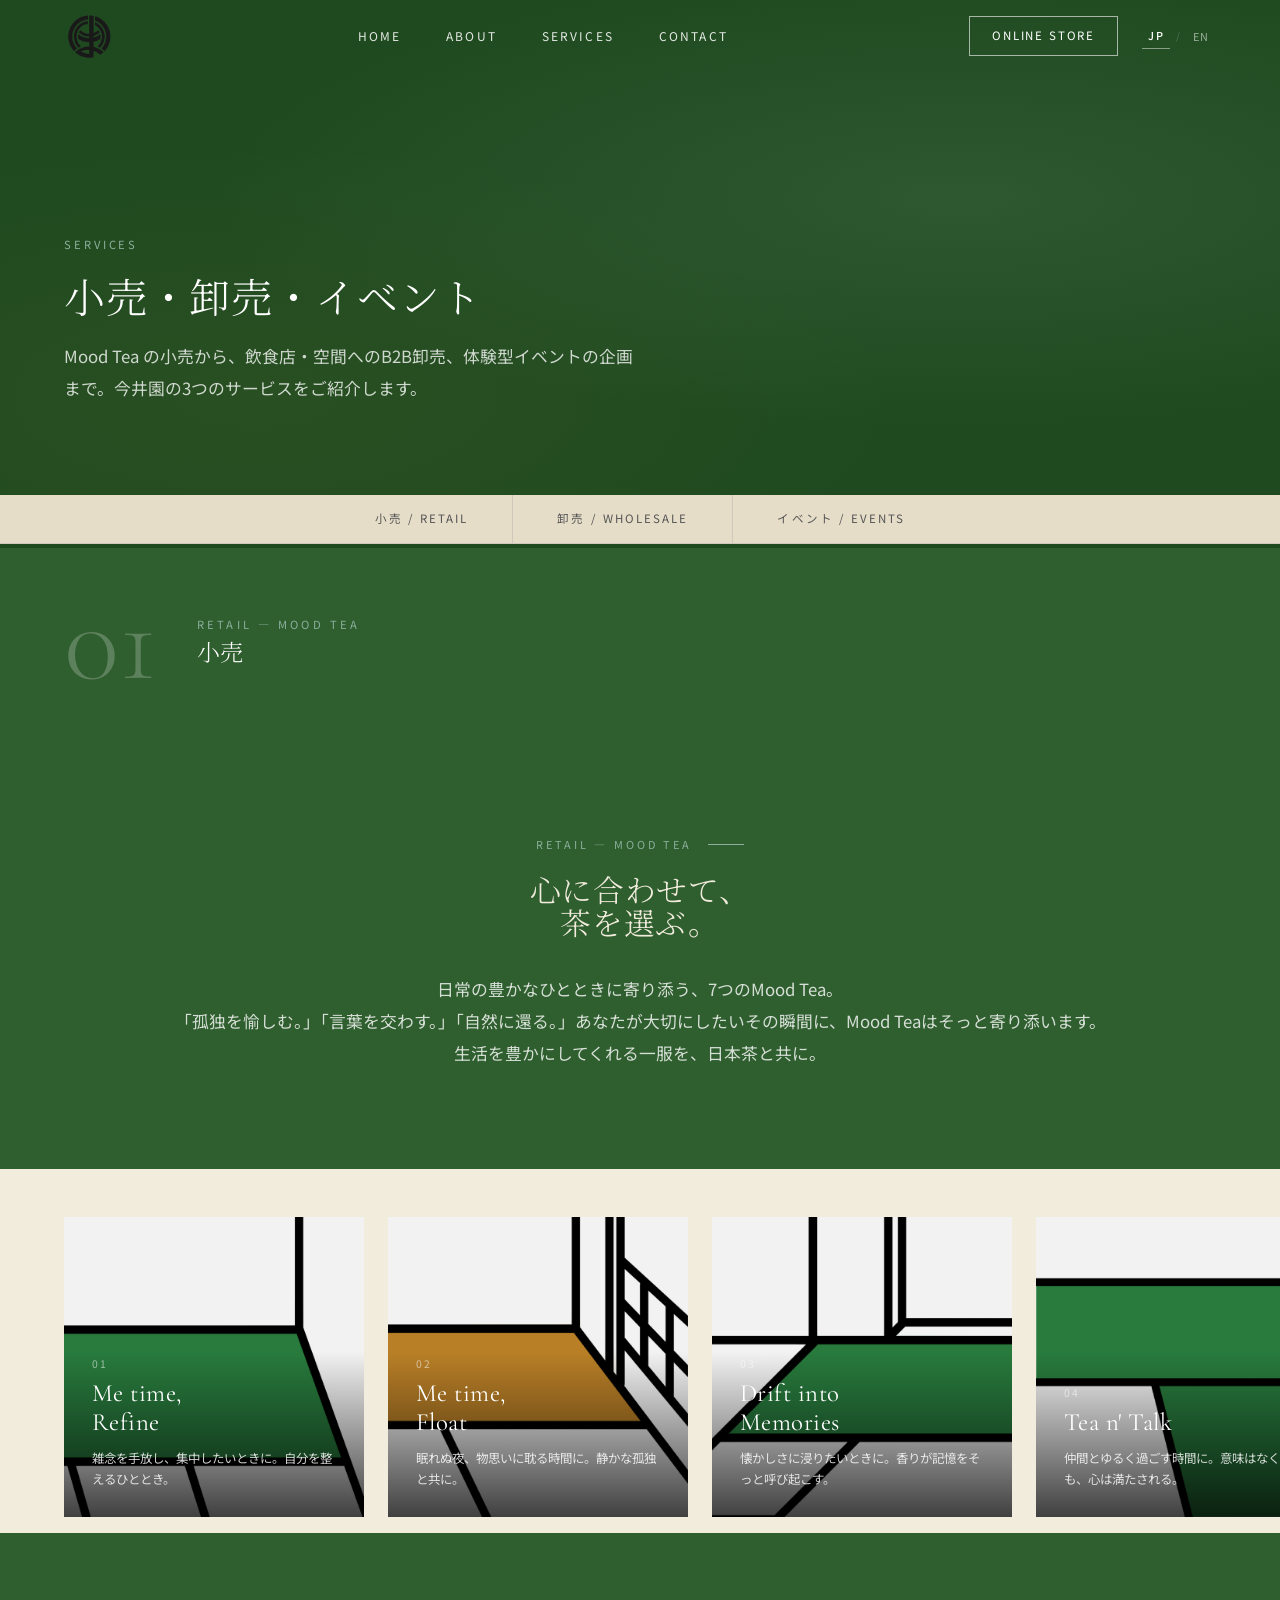
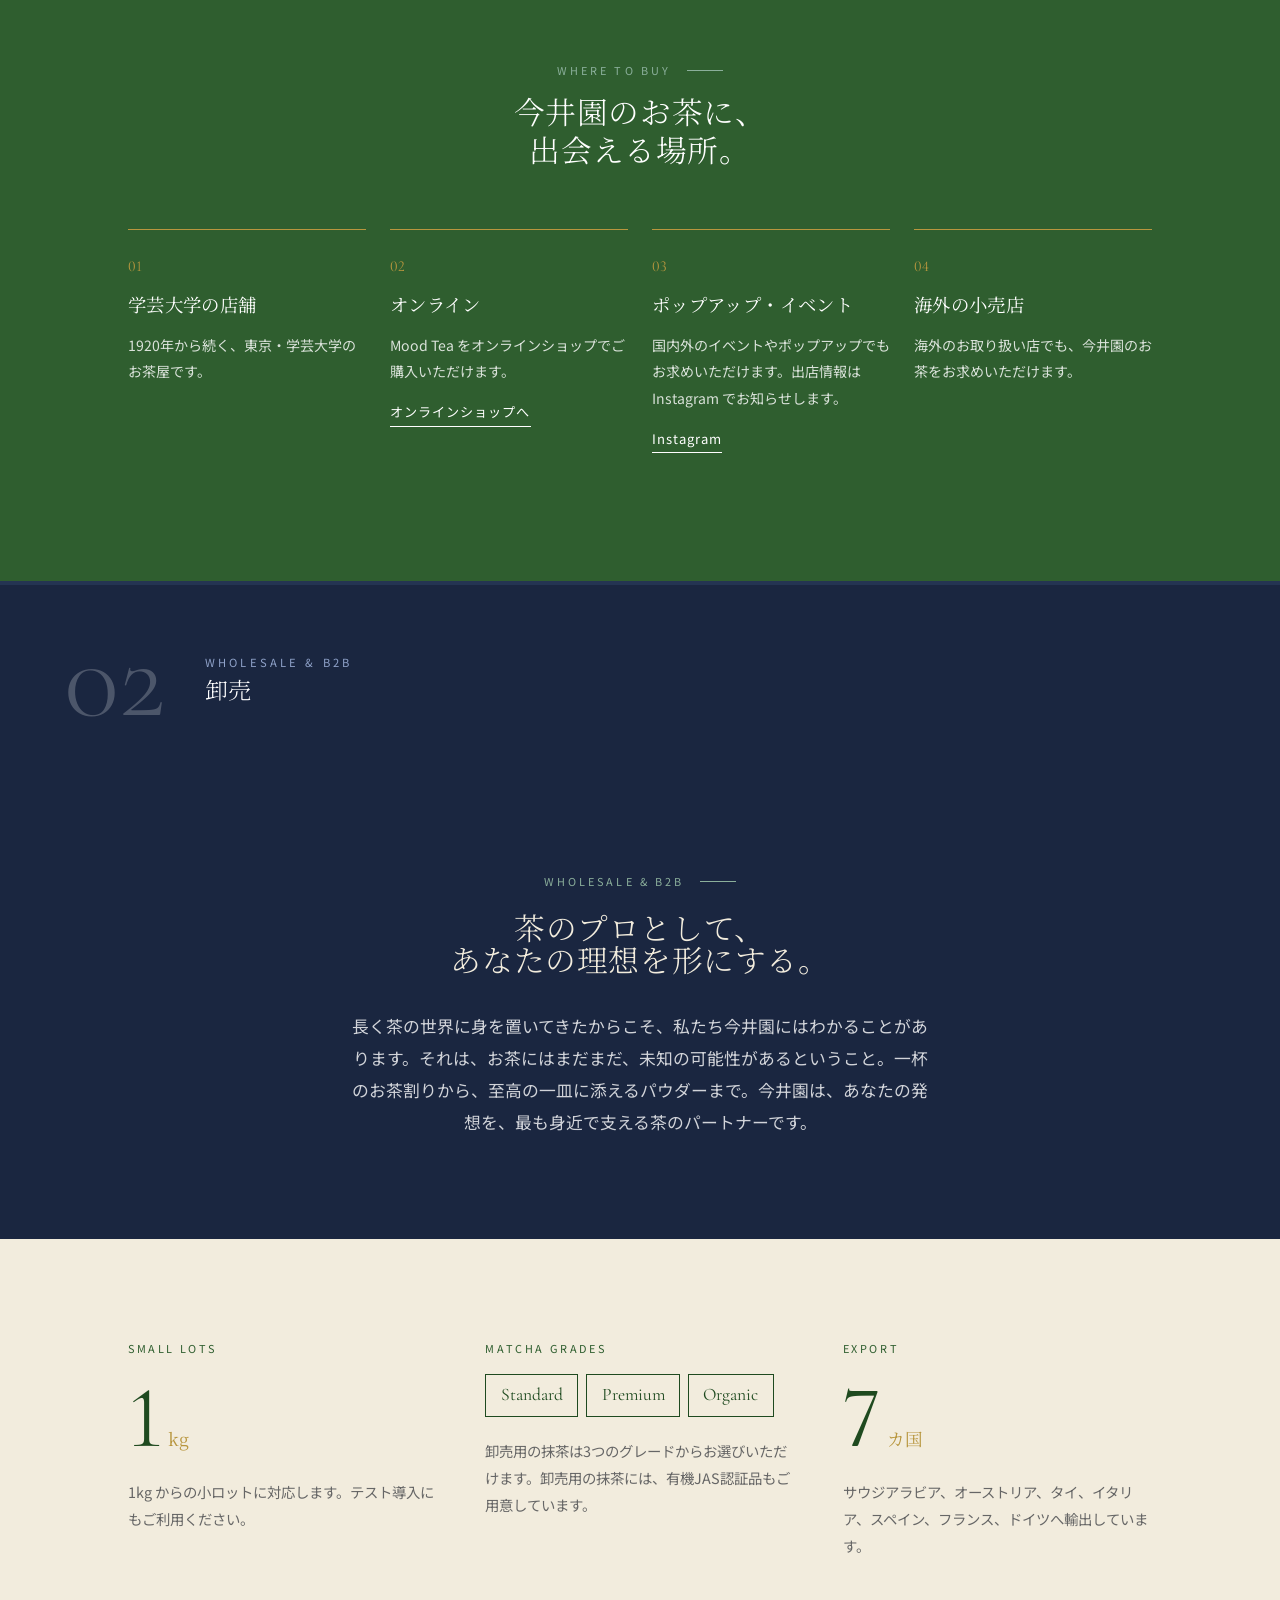
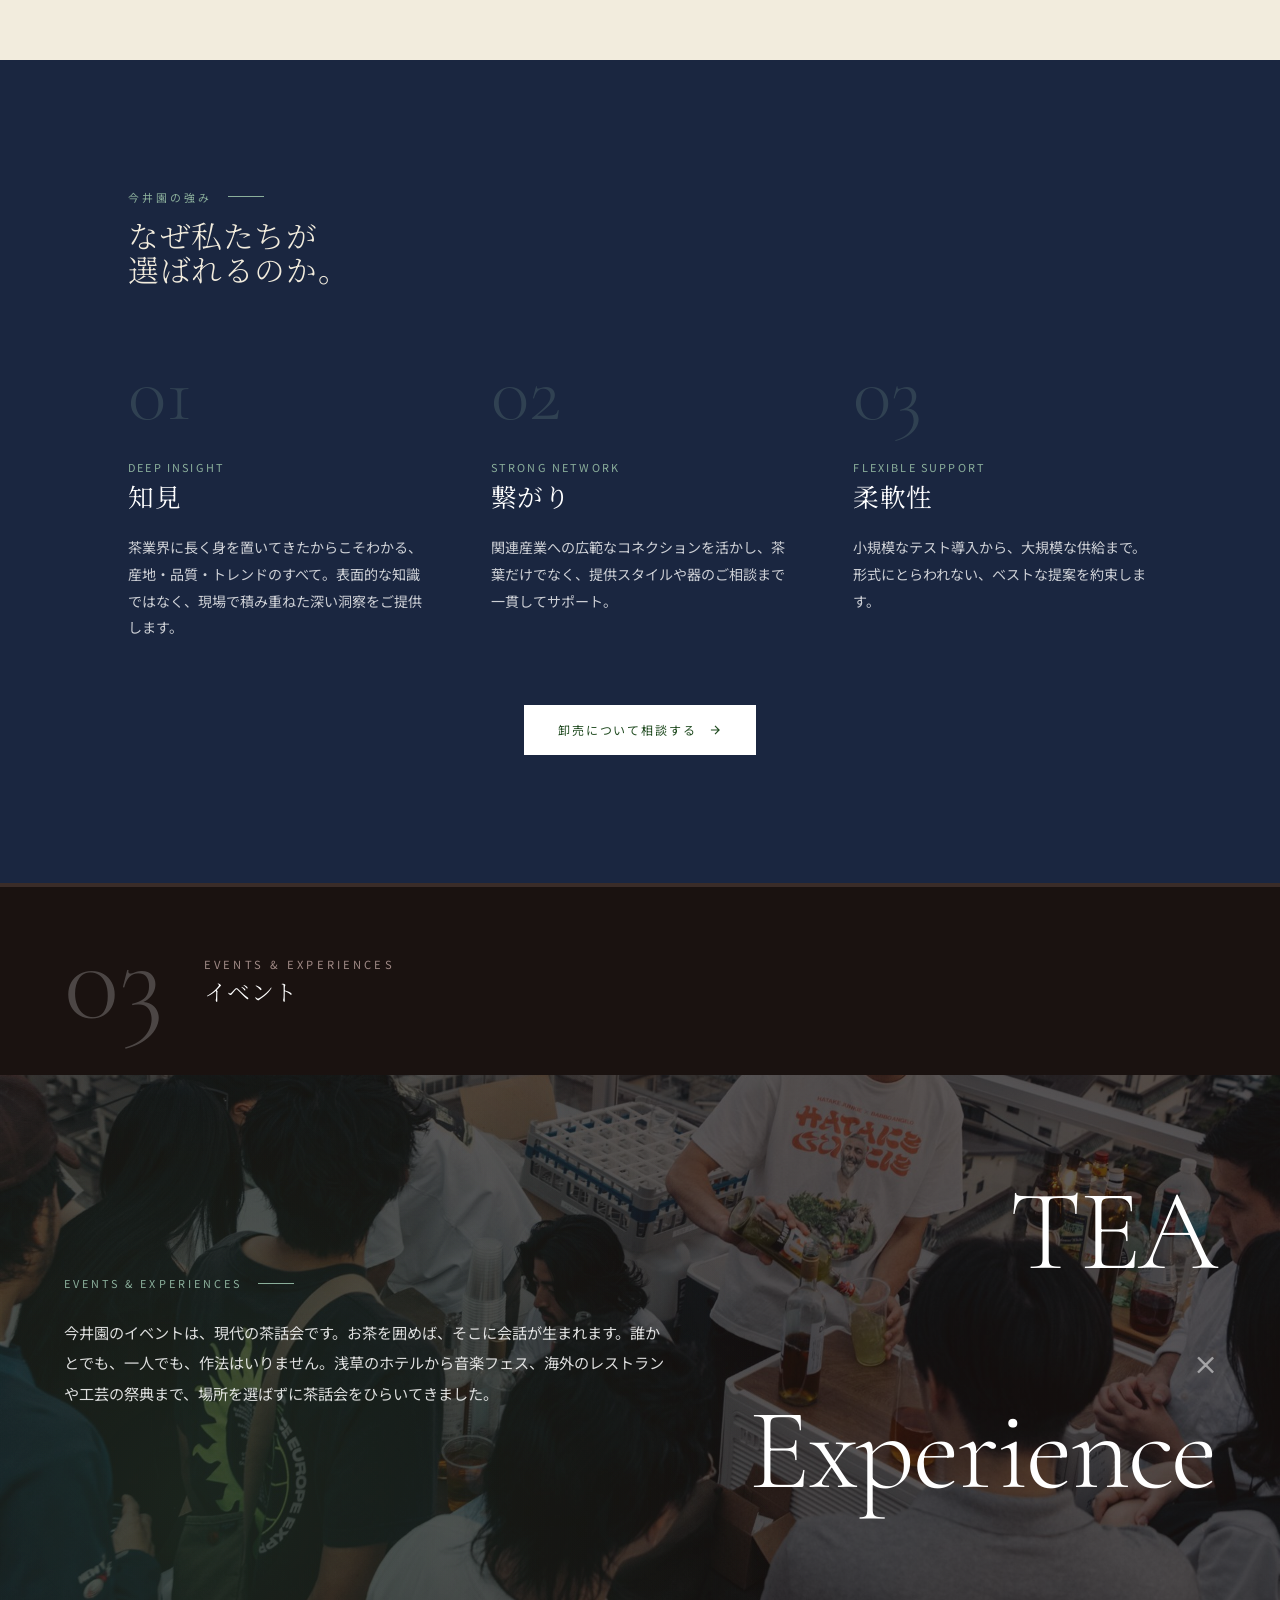
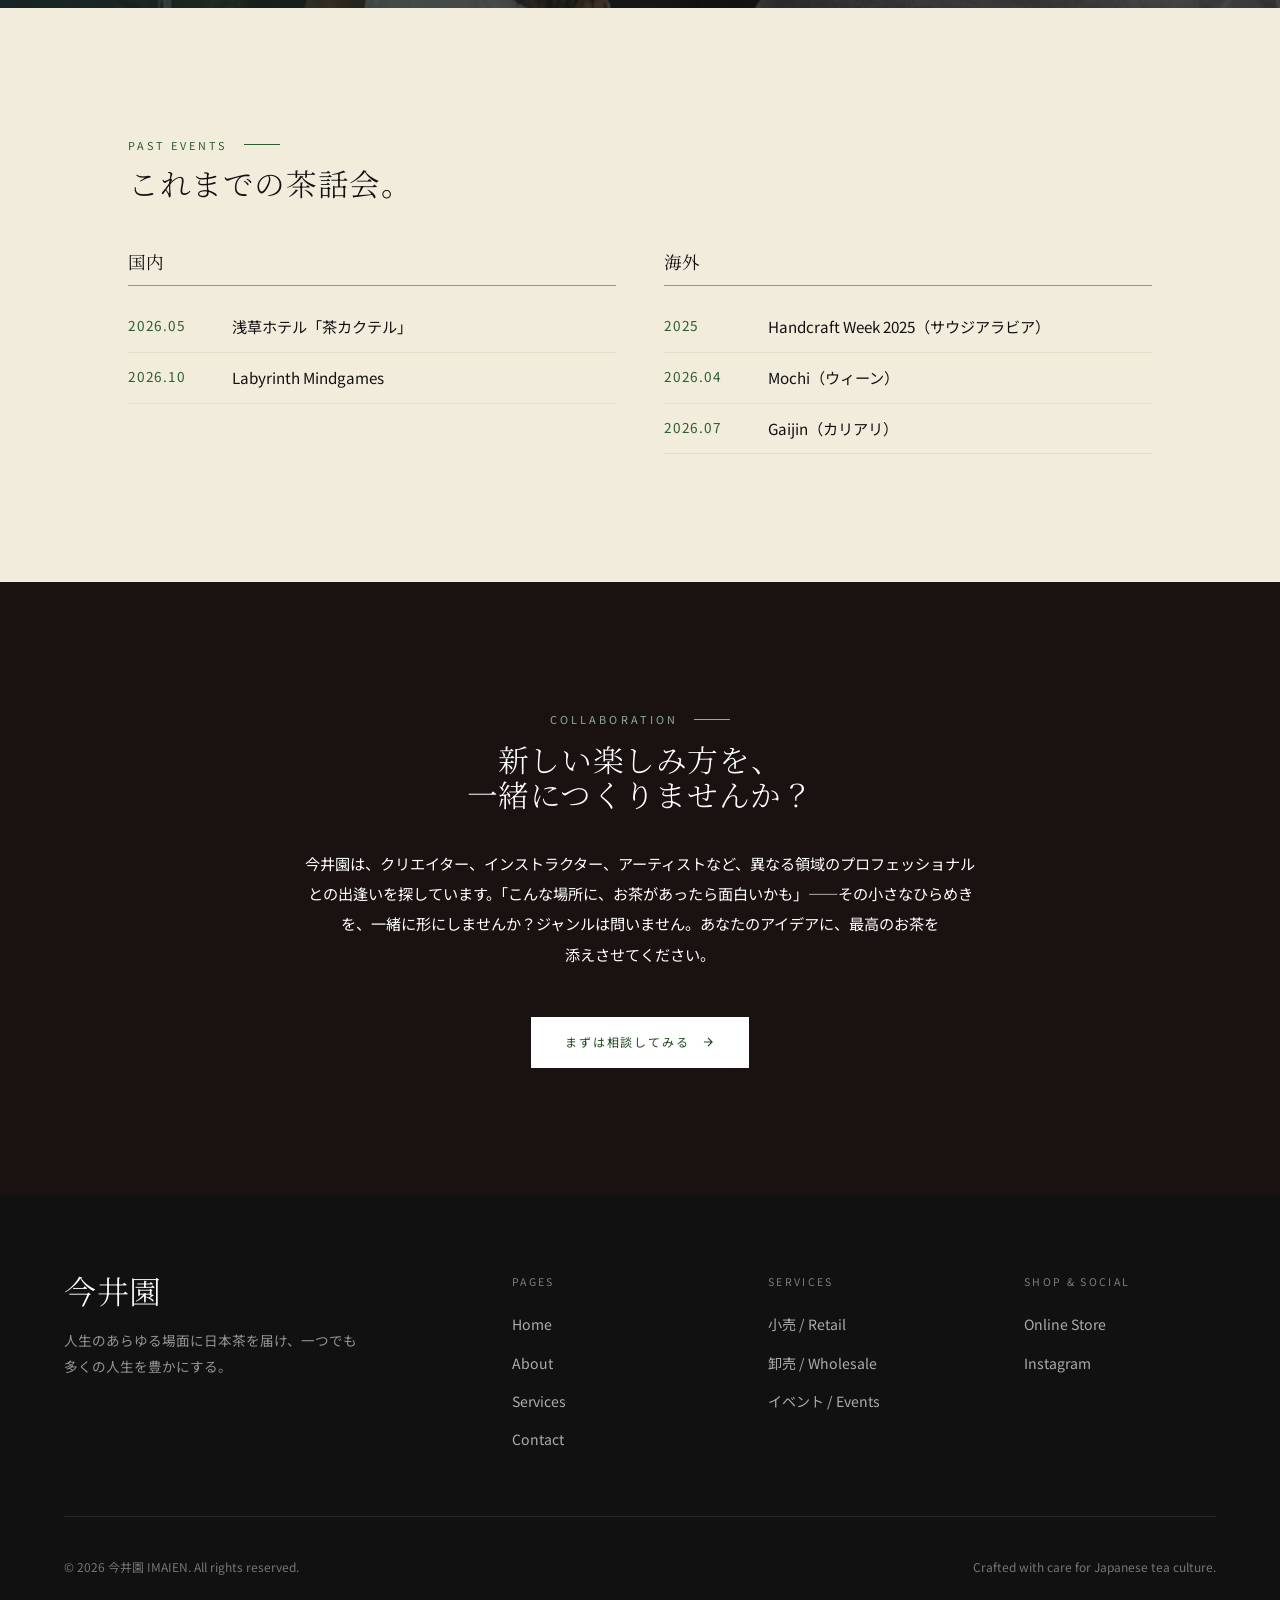
<file: services.html>
<!DOCTYPE html>
<html lang="ja">
<head>
  <meta charset="UTF-8">
  <meta name="viewport" content="width=device-width, initial-scale=1.0">
  <title>Services — 今井園 IMAIEN</title>
  <meta name="description" content="今井園のサービス。小売（Mood Tea）・卸売・イベント。心に合わせた一杯から、プロ向けB2B、体験型イベントまで。">
  <link rel="canonical" href="https://imaien.com/services.html">
  <link rel="alternate" hreflang="ja" href="https://imaien.com/services.html">
  <link rel="alternate" hreflang="en" href="https://imaien.com/en/services.html">
  <link rel="alternate" hreflang="x-default" href="https://imaien.com/services.html">
  <meta name="theme-color" content="#1F4A1F">
  <meta property="og:type" content="website">
  <meta property="og:site_name" content="今井園 IMAIEN">
  <meta property="og:title" content="Services — 今井園 IMAIEN">
  <meta property="og:description" content="今井園のサービス。小売（Mood Tea）・卸売・イベント。心に合わせた一杯から、プロ向けB2B、体験型イベントまで。">
  <meta property="og:url" content="https://imaien.com/services.html">
  <meta property="og:image" content="https://imaien.com/images/og-image.jpg">
  <meta property="og:locale" content="ja_JP">
  <meta name="twitter:card" content="summary_large_image">
  <link rel="icon" type="image/png" href="images/favicon.png">
  <link rel="apple-touch-icon" href="images/favicon.png">
  <link rel="preconnect" href="https://fonts.googleapis.com">
  <link rel="preconnect" href="https://fonts.gstatic.com" crossorigin>
  <link href="https://fonts.googleapis.com/css2?family=Cormorant+Garamond:ital,wght@0,300;0,400;0,500;1,300;1,400&family=Noto+Sans+JP:wght@300;400;500&family=Noto+Serif+JP:wght@300;400;500&display=swap" rel="stylesheet">
  <link rel="stylesheet" href="css/style.css">
  <style>
    .ac-1{background:#3D6B5A}.ac-2{background:#3C4E82}.ac-3{background:#96723F}
    .ac-4{background:#8B4A40}.ac-5{background:#7A7C3A}.ac-6{background:#703860}.ac-7{background:#3E7E8C}
  </style>
</head>
<body>

<!-- ======= NAV ======= -->
<nav class="nav" id="nav">
  <a href="index.html" class="nav__logo"><img src="images/logo.png" alt="今井園 IMAIEN"></a>
  <div class="nav__links">
    <a href="index.html">Home</a>
    <a href="about.html">About</a>
    <a href="services.html">Services</a>
    <a href="contact.html">Contact</a>
  </div>
  <div class="nav__actions">
    <a href="https://imaien.square.site/" target="_blank" class="nav__shop-btn">Online Store</a>
    <div class="lang-switch">
      <a href="services.html" class="lang-switch__btn lang-switch__btn--active">JP</a>
      <span class="lang-switch__sep">/</span>
      <a href="en/services.html" class="lang-switch__btn">EN</a>
    </div>
  </div>
  <button class="nav__hamburger" id="menuBtn" aria-label="メニューを開く">
    <span></span><span></span><span></span>
  </button>
</nav>
<div class="nav__overlay" id="navOverlay">
  <a href="index.html">Home</a>
  <a href="about.html">About</a>
  <a href="services.html">Services</a>
  <a href="contact.html">Contact</a>
  <div class="nav__overlay-lang">
    <a href="services.html" class="active">JP</a><span>/</span><a href="en/services.html">EN</a>
  </div>
</div>

<!-- ======= PAGE HERO ======= -->
<header class="page-hero">
  <div class="page-hero__inner">
    <p class="page-hero__eyebrow">Services</p>
    <h1 class="page-hero__title">小売・卸売・イベント</h1>
    <p class="page-hero__desc">
      Mood Tea の小売から、飲食店・空間へのB2B卸売、体験型イベントの企画まで。今井園の3つのサービスをご紹介します。
    </p>
  </div>
</header>

<!-- ======= SUB NAV ======= -->
<nav class="services-subnav" aria-label="サービス内ナビゲーション">
  <a href="#retail">小売 / Retail</a>
  <a href="#wholesale">卸売 / Wholesale</a>
  <a href="#events">イベント / Events</a>
</nav>

<!-- ========================================================
     SECTION 1: 小売 / RETAIL
     ======================================================== -->
<section id="retail" class="services-section">

  <!-- 章ヘッダー -->
  <div class="svc-chapter svc-chapter--green">
    <span class="svc-chapter__num">01</span>
    <div class="svc-chapter__meta">
      <p class="svc-chapter__label">Retail — Mood Tea</p>
      <h2 class="svc-chapter__title">小売</h2>
    </div>
  </div>

  <!-- イントロ -->
  <div class="shop-intro shop-intro--green">
    <p class="section-label" style="justify-content:center;margin-bottom:1.5rem;">Retail — Mood Tea</p>
    <h2 class="shop-intro__title">心に合わせて、<br>茶を選ぶ。</h2>
    <p class="shop-intro__sub" style="max-width:none;">
      日常の豊かなひとときに寄り添う、7つのMood Tea。<br>
      「孤独を愉しむ。」「言葉を交わす。」「自然に還る。」あなたが大切にしたいその瞬間に、Mood Teaはそっと寄り添います。<br>
      生活を豊かにしてくれる一服を、日本茶と共に。
    </p>
  </div>

  <!-- Mood Tea カード（横スクロール） -->
  <div class="mood-tea" style="padding-bottom:0;">
    <div class="mood-tea__scroll" id="teaScroll">
      <div class="tea-card tc-1 reveal d1">
        <div class="tea-card__bg"></div><div class="tea-card__shadow"></div>
        <div class="tea-card__body">
          <p class="tea-card__num">01</p>
          <h3 class="tea-card__name">Me time,<br>Refine</h3>
          <p class="tea-card__tagline">雑念を手放し、集中したいときに。自分を整えるひととき。</p>
        </div>
      </div>
      <div class="tea-card tc-2 reveal d2">
        <div class="tea-card__bg"></div><div class="tea-card__shadow"></div>
        <div class="tea-card__body">
          <p class="tea-card__num">02</p>
          <h3 class="tea-card__name">Me time,<br>Float</h3>
          <p class="tea-card__tagline">眠れぬ夜、物思いに耽る時間に。静かな孤独と共に。</p>
        </div>
      </div>
      <div class="tea-card tc-3 reveal d3">
        <div class="tea-card__bg"></div><div class="tea-card__shadow"></div>
        <div class="tea-card__body">
          <p class="tea-card__num">03</p>
          <h3 class="tea-card__name">Drift into<br>Memories</h3>
          <p class="tea-card__tagline">懐かしさに浸りたいときに。香りが記憶をそっと呼び起こす。</p>
        </div>
      </div>
      <div class="tea-card tc-4 reveal d4">
        <div class="tea-card__bg"></div><div class="tea-card__shadow"></div>
        <div class="tea-card__body">
          <p class="tea-card__num">04</p>
          <h3 class="tea-card__name">Tea n' Talk</h3>
          <p class="tea-card__tagline">仲間とゆるく過ごす時間に。意味はなくても、心は満たされる。</p>
        </div>
      </div>
      <div class="tea-card tc-5 reveal d5">
        <div class="tea-card__bg"></div><div class="tea-card__shadow"></div>
        <div class="tea-card__body">
          <p class="tea-card__num">05</p>
          <h3 class="tea-card__name">Open<br>Invitation</h3>
          <p class="tea-card__tagline">誰にでも「ようこそ」と伝えたいときに。垣根のない温かさを。</p>
        </div>
      </div>
      <div class="tea-card tc-6 reveal d6">
        <div class="tea-card__bg"></div><div class="tea-card__shadow"></div>
        <div class="tea-card__body">
          <p class="tea-card__num">06</p>
          <h3 class="tea-card__name">Uni-Tea</h3>
          <p class="tea-card__tagline">深いつながりを感じたいときに。共にいるだけで満たされる。</p>
        </div>
      </div>
      <div class="tea-card tc-7 reveal d7">
        <div class="tea-card__bg"></div><div class="tea-card__shadow"></div>
        <div class="tea-card__body">
          <p class="tea-card__num">07</p>
          <h3 class="tea-card__name">Breeze<br>is Nice</h3>
          <p class="tea-card__tagline">自然に身を委ねたいときに。風や光とひとつになるような感覚を。</p>
        </div>
      </div>
    </div>
  </div>

  <!-- 販売チャネル -->
  <section class="channels">
    <div class="container">
      <p class="section-label section-label--light reveal" style="justify-content:center;">Where to Buy</p>
      <h2 class="channels__title reveal d1">今井園のお茶に、<br>出会える場所。</h2>
      <div class="channels__grid">
        <div class="channel reveal d1">
          <p class="channel__num">01</p>
          <h3 class="channel__title">学芸大学の店舗</h3>
          <p class="channel__desc">1920年から続く、東京・学芸大学のお茶屋です。</p>
        </div>
        <div class="channel reveal d2">
          <p class="channel__num">02</p>
          <h3 class="channel__title">オンライン</h3>
          <p class="channel__desc">Mood Tea をオンラインショップでご購入いただけます。</p>
          <a href="https://imaien.square.site/" target="_blank" class="channel__link">オンラインショップへ</a>
        </div>
        <div class="channel reveal d3">
          <p class="channel__num">03</p>
          <h3 class="channel__title">ポップアップ・イベント</h3>
          <p class="channel__desc">国内外のイベントやポップアップでもお求めいただけます。出店情報は Instagram でお知らせします。</p>
          <a href="https://www.instagram.com/imai___en/" target="_blank" class="channel__link">Instagram</a>
        </div>
        <div class="channel reveal d4">
          <p class="channel__num">04</p>
          <h3 class="channel__title">海外の小売店</h3>
          <p class="channel__desc">海外のお取り扱い店でも、今井園のお茶をお求めいただけます。</p>
        </div>
      </div>
    </div>
  </section>

</section>

<!-- ========================================================
     SECTION 2: 卸売 / WHOLESALE
     ======================================================== -->
<section id="wholesale" class="services-section">

  <!-- 章ヘッダー -->
  <div class="svc-chapter svc-chapter--navy">
    <span class="svc-chapter__num">02</span>
    <div class="svc-chapter__meta">
      <p class="svc-chapter__label">Wholesale &amp; B2B</p>
      <h2 class="svc-chapter__title">卸売</h2>
    </div>
  </div>

  <!-- 詳細 -->
  <div class="shop-intro shop-intro--navy">
    <p class="section-label reveal" style="justify-content:center;margin-bottom:1.5rem;">Wholesale &amp; B2B</p>
    <h2 class="shop-intro__title reveal d1">茶のプロとして、<br>あなたの理想を形にする。</h2>
    <p class="shop-intro__sub reveal d2">
      長く茶の世界に身を置いてきたからこそ、私たち今井園にはわかることがあります。それは、お茶にはまだまだ、未知の可能性があるということ。一杯のお茶割りから、至高の一皿に添えるパウダーまで。今井園は、あなたの発想を、最も身近で支える茶のパートナーです。
    </p>
  </div>


  <!-- 卸売の詳細 -->
  <section class="ws-facts">
    <div class="container">
      <div class="ws-facts__grid">
        <div class="ws-fact reveal d1">
          <p class="ws-fact__label">Small Lots</p>
          <p class="ws-fact__big">1<span>kg</span></p>
          <p class="ws-fact__desc">1kg からの小ロットに対応します。テスト導入にもご利用ください。</p>
        </div>
        <div class="ws-fact reveal d2">
          <p class="ws-fact__label">Matcha Grades</p>
          <ul class="ws-fact__list">
            <li>Standard</li><li>Premium</li><li>Organic</li>
          </ul>
          <p class="ws-fact__desc">卸売用の抹茶は3つのグレードからお選びいただけます。卸売用の抹茶には、有機JAS認証品もご用意しています。</p>
        </div>
        <div class="ws-fact reveal d3">
          <p class="ws-fact__label">Export</p>
          <p class="ws-fact__big">7<span>カ国</span></p>
          <p class="ws-fact__desc">サウジアラビア、オーストリア、タイ、イタリア、スペイン、フランス、ドイツへ輸出しています。</p>
        </div>
      </div>
    </div>
  </section>

  <!-- 今井園の強み (navy) -->
  <section class="strengths strengths--navy">
    <div class="container">
      <p class="section-label section-label--light reveal">今井園の強み</p>
      <h2 class="section-title reveal d1" style="color:var(--cream);">なぜ私たちが<br>選ばれるのか。</h2>
      <div class="strengths__grid">
        <div class="reveal d1">
          <p class="str-item__num">01</p>
          <p class="str-item__label">Deep Insight</p>
          <h3 class="str-item__title">知見</h3>
          <p class="str-item__desc">茶業界に長く身を置いてきたからこそわかる、産地・品質・トレンドのすべて。表面的な知識ではなく、現場で積み重ねた深い洞察をご提供します。</p>
        </div>
        <div class="reveal d2">
          <p class="str-item__num">02</p>
          <p class="str-item__label">Strong Network</p>
          <h3 class="str-item__title">繋がり</h3>
          <p class="str-item__desc">関連産業への広範なコネクションを活かし、茶葉だけでなく、提供スタイルや器のご相談まで一貫してサポート。</p>
        </div>
        <div class="reveal d3">
          <p class="str-item__num">03</p>
          <p class="str-item__label">Flexible Support</p>
          <h3 class="str-item__title">柔軟性</h3>
          <p class="str-item__desc">小規模なテスト導入から、大規模な供給まで。形式にとらわれない、ベストな提案を約束します。</p>
        </div>
      </div>
      <div style="text-align:center; margin-top:4rem;">
        <a href="contact.html" class="btn btn--primary reveal d3">
          卸売について相談する
          <svg viewBox="0 0 24 24" fill="none" stroke="currentColor" stroke-width="2"><path d="M5 12h14M12 5l7 7-7 7"/></svg>
        </a>
      </div>
    </div>
  </section>

</section>

<!-- ========================================================
     SECTION 3: イベント / EVENTS
     ======================================================== -->
<section id="events" class="services-section">

  <!-- 章ヘッダー -->
  <div class="svc-chapter svc-chapter--dark">
    <span class="svc-chapter__num">03</span>
    <div class="svc-chapter__meta">
      <p class="svc-chapter__label">Events &amp; Experiences</p>
      <h2 class="svc-chapter__title">イベント</h2>
    </div>
  </div>

  <!-- ヒーロー帯 -->
  <div class="svc-band--events">
    <div style="position:relative;z-index:1;max-width:var(--max-width);margin:0 auto;display:flex;align-items:center;gap:clamp(2rem,6vw,6rem);flex-wrap:wrap;">
      <div style="flex:1;min-width:260px;text-align:left;">
        <p class="section-label section-label--light reveal">Events &amp; Experiences</p>
        <p class="reveal d2" style="margin-top:1.5rem;font-size:0.95rem;line-height:2;opacity:.85;">
          今井園のイベントは、現代の茶話会です。お茶を囲めば、そこに会話が生まれます。誰かとでも、一人でも、作法はいりません。浅草のホテルから音楽フェス、海外のレストランや工芸の祭典まで、場所を選ばずに茶話会をひらいてきました。
        </p>
      </div>
      <div style="flex:0 0 auto;text-align:right;">
        <h2 class="reveal d1" style="font-family:var(--font-serif);font-size:clamp(3.5rem,9vw,8rem);font-weight:300;line-height:0.95;color:var(--white);letter-spacing:-0.02em;">
          TEA<br>
          <span style="font-style:italic;opacity:.5;font-size:.55em;">×</span><br>
          Experience
        </h2>
      </div>
    </div>
  </div>


  <!-- これまでの茶話会 -->
  <section class="track">
    <div class="container">
      <p class="section-label reveal">Past Events</p>
      <h2 class="section-title reveal d1">これまでの茶話会。</h2>
      <div class="track__grid">
        <div class="reveal d1">
          <h3 class="track__head">国内</h3>
          <ul class="track__list">
            <li><span class="track__date">2026.05</span>浅草ホテル「茶カクテル」</li>
            <li><span class="track__date">2026.10</span>Labyrinth Mindgames</li>
          </ul>
        </div>
        <div class="reveal d2">
          <h3 class="track__head">海外</h3>
          <ul class="track__list">
            <li><span class="track__date">2025</span>Handcraft Week 2025（サウジアラビア）</li>
            <li><span class="track__date">2026.04</span>Mochi（ウィーン）</li>
            <li><span class="track__date">2026.07</span>Gaijin（カリアリ）</li>
          </ul>
        </div>
      </div>
    </div>
  </section>

  <!-- コラボ募集 (charcoal) -->
  <section class="collab collab--charcoal">
    <div class="container">
      <p class="section-label section-label--light reveal" style="justify-content:center;">Collaboration</p>
      <h2 class="collab__title reveal d1">新しい楽しみ方を、<br>一緒につくりませんか？</h2>
      <p class="collab__body reveal d2">
        今井園は、クリエイター、インストラクター、アーティストなど、異なる領域のプロフェッショナルとの出逢いを探しています。「こんな場所に、お茶があったら面白いかも」——その小さなひらめきを、一緒に形にしませんか？ジャンルは問いません。あなたのアイデアに、最高のお茶を<span style="white-space:nowrap">添えさせてください。</span>
      </p>
      <a href="contact.html" class="btn btn--primary reveal d3">
        まずは相談してみる
        <svg viewBox="0 0 24 24" fill="none" stroke="currentColor" stroke-width="2"><path d="M5 12h14M12 5l7 7-7 7"/></svg>
      </a>
    </div>
  </section>

</section>

<!-- ======= FOOTER ======= -->
<footer class="footer">
  <div class="footer__inner">
    <div class="footer__top">
      <div class="footer__brand">
        <h3>今井園</h3>
        <p>人生のあらゆる場面に日本茶を届け、一つでも多くの人生を豊かにする。</p>
      </div>
      <div class="footer__col">
        <h4>Pages</h4>
        <ul>
          <li><a href="index.html">Home</a></li>
          <li><a href="about.html">About</a></li>
          <li><a href="services.html">Services</a></li>
          <li><a href="contact.html">Contact</a></li>
        </ul>
      </div>
      <div class="footer__col">
        <h4>Services</h4>
        <ul>
          <li><a href="services.html#retail">小売 / Retail</a></li>
          <li><a href="services.html#wholesale">卸売 / Wholesale</a></li>
          <li><a href="services.html#events">イベント / Events</a></li>
        </ul>
      </div>
      <div class="footer__col">
        <h4>Shop &amp; Social</h4>
        <ul>
          <li><a href="https://imaien.square.site/" target="_blank">Online Store</a></li>
          <li><a href="https://www.instagram.com/imai___en/" target="_blank">Instagram</a></li>
        </ul>
      </div>
    </div>
    <div class="footer__bottom">
      <p>© 2026 今井園 IMAIEN. All rights reserved.</p>
      <p>Crafted with care for Japanese tea culture.</p>
    </div>
  </div>
</footer>

<script src="js/main.js"></script>
</body>
</html>
</file>
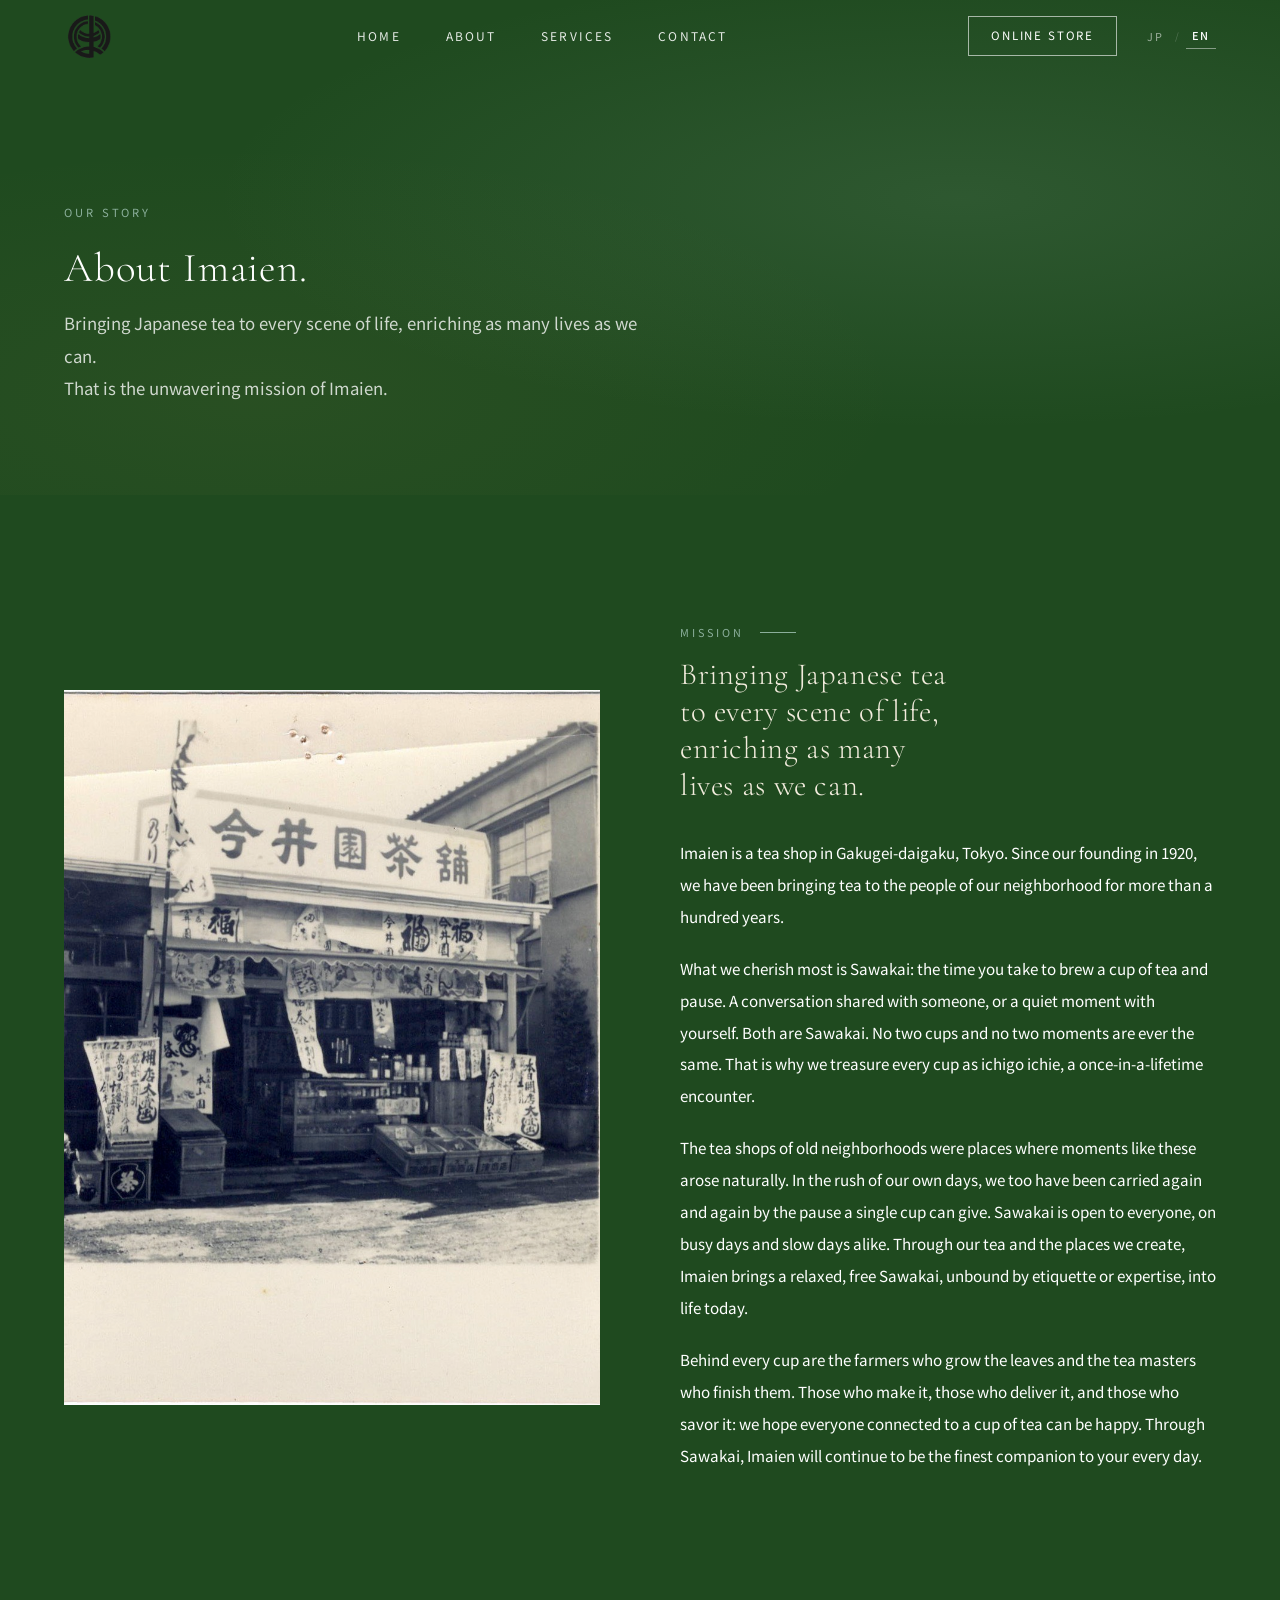
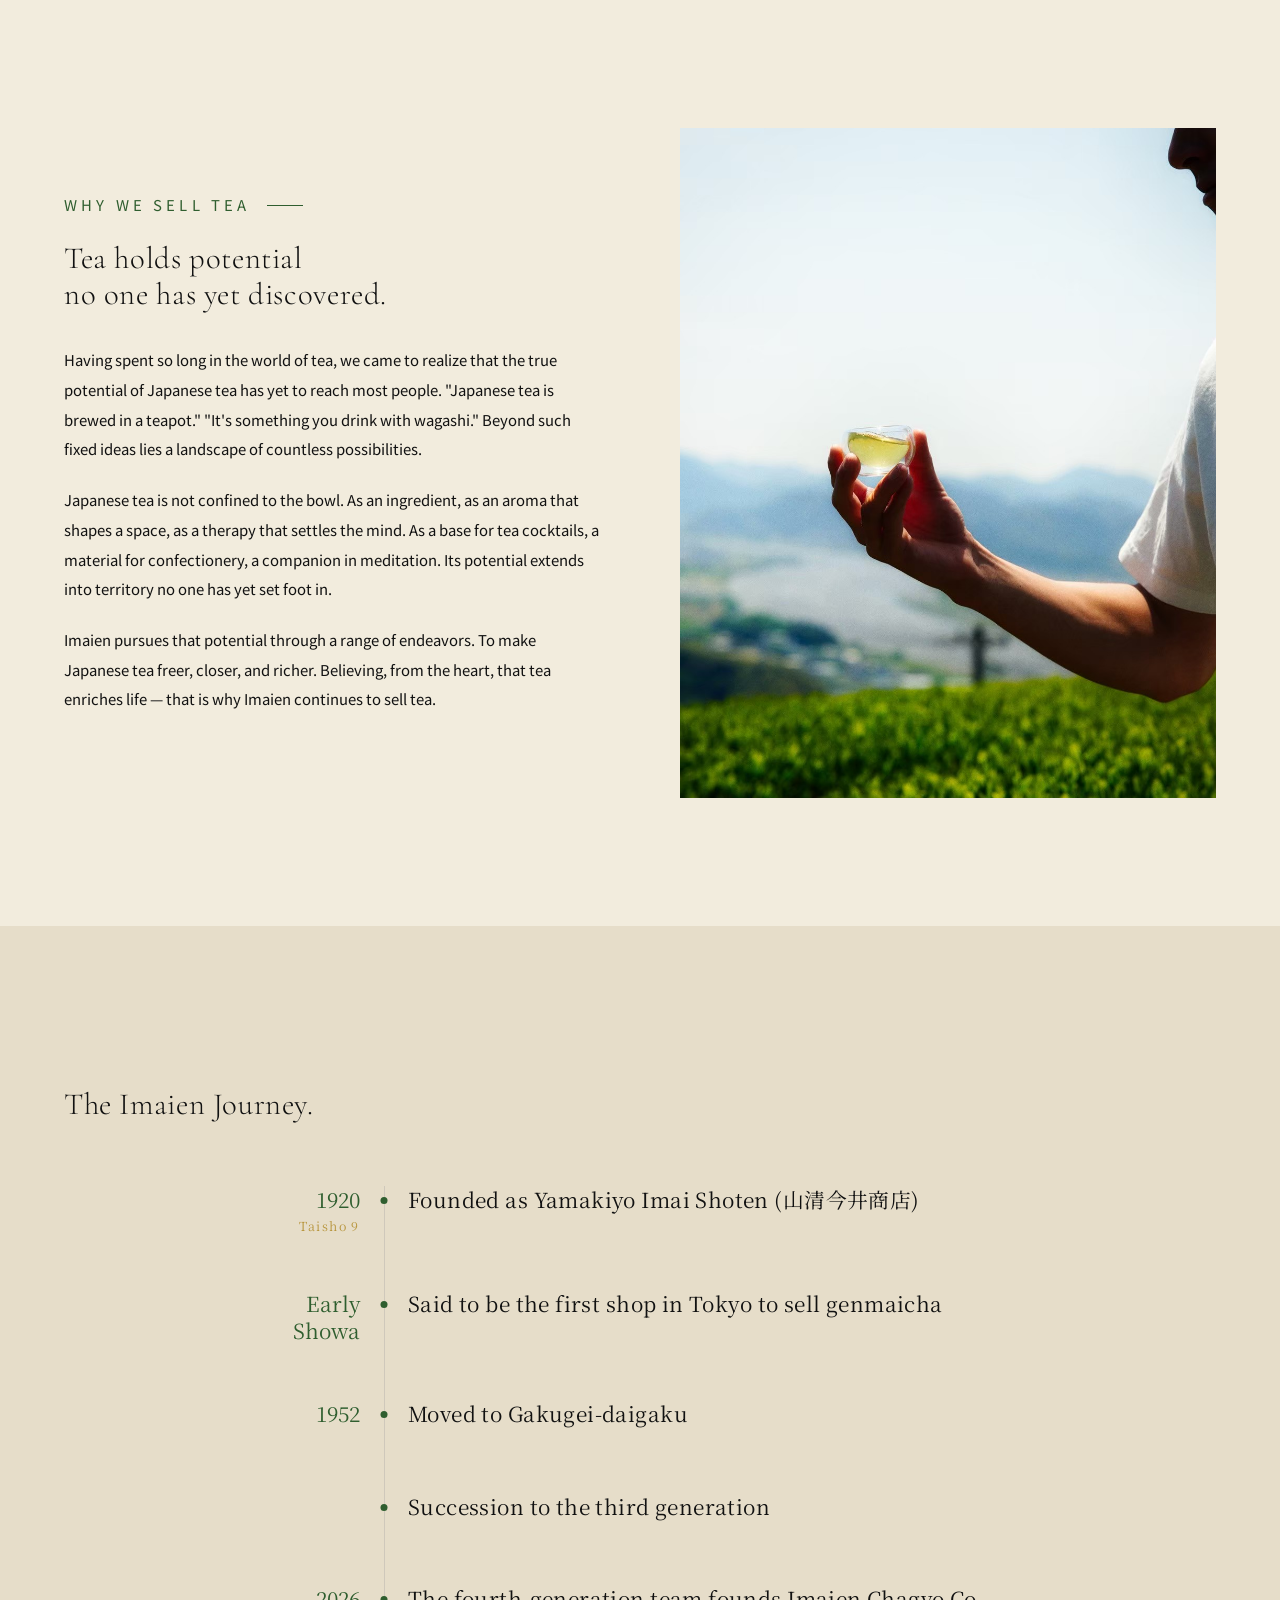
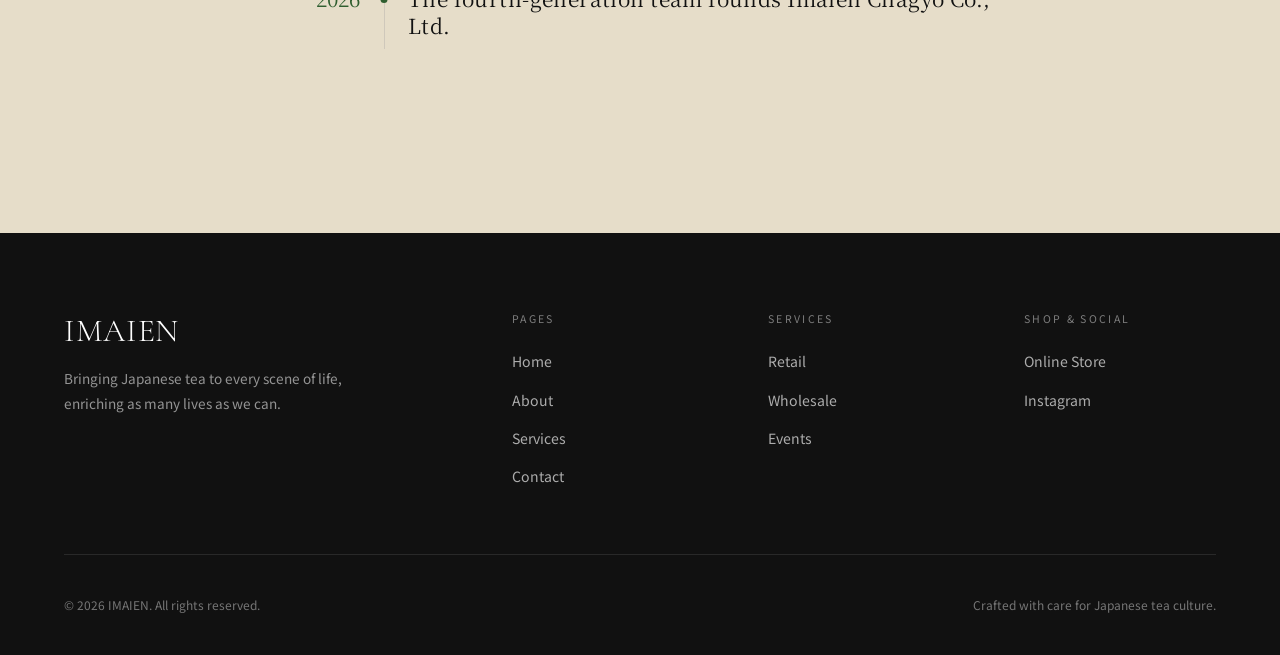
<file: en/about.html>
<!DOCTYPE html>
<html lang="en">
<head>
  <meta charset="UTF-8">
  <meta name="viewport" content="width=device-width, initial-scale=1.0">
  <title>About — IMAIEN</title>
  <meta name="description" content="About Imaien. Founded in 1920 as Yamakiyo Imai Shoten, Imaien has been a place for Sawakai in Gakugei-daigaku, Tokyo, for over a century.">
  <link rel="canonical" href="https://imaien.com/en/about.html">
  <link rel="alternate" hreflang="ja" href="https://imaien.com/about.html">
  <link rel="alternate" hreflang="en" href="https://imaien.com/en/about.html">
  <link rel="alternate" hreflang="x-default" href="https://imaien.com/about.html">
  <meta name="theme-color" content="#1F4A1F">
  <meta property="og:type" content="website">
  <meta property="og:site_name" content="IMAIEN">
  <meta property="og:title" content="About — IMAIEN">
  <meta property="og:description" content="About Imaien. Founded in 1920 as Yamakiyo Imai Shoten, a place for Sawakai in Gakugei-daigaku, Tokyo.">
  <meta property="og:url" content="https://imaien.com/en/about.html">
  <meta property="og:image" content="https://imaien.com/images/og-image.jpg">
  <meta property="og:locale" content="en_US">
  <meta property="og:locale:alternate" content="ja_JP">
  <meta name="twitter:card" content="summary_large_image">
  <link rel="icon" type="image/png" href="../images/favicon.png">
  <link rel="apple-touch-icon" href="../images/favicon.png">
  <link rel="preconnect" href="https://fonts.googleapis.com">
  <link rel="preconnect" href="https://fonts.gstatic.com" crossorigin>
  <link href="https://fonts.googleapis.com/css2?family=Cormorant+Garamond:ital,wght@0,300;0,400;0,500;1,300;1,400&family=Noto+Sans+JP:wght@300;400;500&family=Noto+Serif+JP:wght@300;400;500&display=swap" rel="stylesheet">
  <link rel="stylesheet" href="../css/style.css">
</head>
<body>

<!-- ======= NAVIGATION ======= -->
<nav class="nav" id="nav">
  <a href="index.html" class="nav__logo"><img src="../images/logo.png" alt="IMAIEN"></a>
  <div class="nav__links">
    <a href="index.html">Home</a>
    <a href="about.html">About</a>
    <a href="services.html">Services</a>
    <a href="contact.html">Contact</a>
  </div>
  <div class="nav__actions">
    <a href="https://imaien.square.site/" target="_blank" class="nav__shop-btn">Online Store</a>
    <div class="lang-switch">
      <a href="../about.html" class="lang-switch__btn">JP</a>
      <span class="lang-switch__sep">/</span>
      <a href="about.html" class="lang-switch__btn lang-switch__btn--active">EN</a>
    </div>
  </div>
  <button class="nav__hamburger" id="menuBtn" aria-label="Open menu">
    <span></span><span></span><span></span>
  </button>
</nav>
<div class="nav__overlay" id="navOverlay">
  <a href="index.html">Home</a>
  <a href="about.html">About</a>
  <a href="services.html">Services</a>
  <a href="contact.html">Contact</a>
  <div class="nav__overlay-lang">
    <a href="../about.html">JP</a><span>/</span><a href="about.html" class="active">EN</a>
  </div>
</div>

<!-- ======= PAGE HERO ======= -->
<header class="page-hero">
  <div class="page-hero__inner">
    <p class="page-hero__eyebrow">Our Story</p>
    <h1 class="page-hero__title">About Imaien.</h1>
    <p class="page-hero__desc">
      Bringing Japanese tea to every scene of life, enriching as many lives as we can.<br>
      That is the unwavering mission of Imaien.
    </p>
  </div>
</header>

<!-- ======= MISSION ======= -->
<section class="mission">
  <div class="mission__grid">
    <div class="mission__img reveal-fade">
      <div class="mission__img-fill"></div>
    </div>
    <div class="mission__text">
      <p class="section-label section-label--light reveal">Mission</p>
      <h2 class="mission__title reveal d1">
        Bringing Japanese tea<br>
        to every scene of life,<br>
        enriching as many<br>
        lives as we can.
      </h2>
      <div class="mission__body reveal d2">
        <p>Imaien is a tea shop in Gakugei-daigaku, Tokyo. Since our founding in 1920, we have been bringing tea to the people of our neighborhood for more than a hundred years.</p>
        <p>What we cherish most is Sawakai: the time you take to brew a cup of tea and pause. A conversation shared with someone, or a quiet moment with yourself. Both are Sawakai. No two cups and no two moments are ever the same. That is why we treasure every cup as ichigo ichie, a once-in-a-lifetime encounter.</p>
        <p>The tea shops of old neighborhoods were places where moments like these arose naturally. In the rush of our own days, we too have been carried again and again by the pause a single cup can give. Sawakai is open to everyone, on busy days and slow days alike. Through our tea and the places we create, Imaien brings a relaxed, free Sawakai, unbound by etiquette or expertise, into life today.</p>
        <p>Behind every cup are the farmers who grow the leaves and the tea masters who finish them. Those who make it, those who deliver it, and those who savor it: we hope everyone connected to a cup of tea can be happy. Through Sawakai, Imaien will continue to be the finest companion to your every day.</p>
      </div>
    </div>
  </div>
</section>

<!-- ======= WHY TEA ======= -->
<section class="story" style="background:var(--cream);">
  <div class="story__grid">
    <div class="story__body">
      <p class="section-label reveal">Why We Sell Tea</p>
      <h2 class="reveal d1">
        Tea holds potential<br>no one has yet discovered.
      </h2>
      <div class="reveal d2">
        <p>
          Having spent so long in the world of tea, we came to realize that the true potential of Japanese tea has yet to reach most people. "Japanese tea is brewed in a teapot." "It's something you drink with wagashi." Beyond such fixed ideas lies a landscape of countless possibilities.
        </p>
        <p>
          Japanese tea is not confined to the bowl. As an ingredient, as an aroma that shapes a space, as a therapy that settles the mind. As a base for tea cocktails, a material for confectionery, a companion in meditation. Its potential extends into territory no one has yet set foot in.
        </p>
        <p>
          Imaien pursues that potential through a range of endeavors. To make Japanese tea freer, closer, and richer. Believing, from the heart, that tea enriches life — that is why Imaien continues to sell tea.
        </p>
      </div>
    </div>
    <div class="story__img reveal-fade d2">
      <div class="story__img-fill fill-green-2"></div>
    </div>
  </div>
</section>


<!-- ======= TIMELINE / HISTORY ======= -->
<section class="timeline-section">
  <div style="max-width:var(--max-width); margin:0 auto;">
    <p class="section-label reveal">History</p>
    <h2 class="section-title reveal d1">The Imaien Journey.</h2>
  </div>
  <div class="timeline">
    <div class="tl-item reveal">
      <p class="tl-year">1920<span class="tl-era">Taisho 9</span></p>
      <div class="tl-content">
        <h3>Founded as Yamakiyo Imai Shoten (山清今井商店)</h3>
      </div>
    </div>
    <div class="tl-item reveal d1">
      <p class="tl-year">Early Showa</p>
      <div class="tl-content">
        <h3>Said to be the first shop in Tokyo to sell genmaicha</h3>
      </div>
    </div>
    <div class="tl-item reveal d1">
      <p class="tl-year">1952</p>
      <div class="tl-content">
        <h3>Moved to Gakugei-daigaku</h3>
      </div>
    </div>
    <div class="tl-item reveal d2">
      <p class="tl-year"></p>
      <div class="tl-content">
        <h3>Succession to the third generation</h3>
      </div>
    </div>
    <div class="tl-item reveal d3">
      <p class="tl-year">2026</p>
      <div class="tl-content">
        <h3>The fourth-generation team founds Imaien Chagyo Co., Ltd.</h3>
      </div>
    </div>
  </div>
</section>

<!-- ======= FOOTER ======= -->
<footer class="footer">
  <div class="footer__inner">
    <div class="footer__top">
      <div class="footer__brand">
        <h3>IMAIEN</h3>
        <p>Bringing Japanese tea to every scene of life, enriching as many lives as we can.</p>
      </div>
      <div class="footer__col">
        <h4>Pages</h4>
        <ul>
          <li><a href="index.html">Home</a></li>
          <li><a href="about.html">About</a></li>
          <li><a href="services.html">Services</a></li>
          <li><a href="contact.html">Contact</a></li>
        </ul>
      </div>
      <div class="footer__col">
        <h4>Services</h4>
        <ul>
          <li><a href="services.html#retail">Retail</a></li>
          <li><a href="services.html#wholesale">Wholesale</a></li>
          <li><a href="services.html#events">Events</a></li>
        </ul>
      </div>
      <div class="footer__col">
        <h4>Shop &amp; Social</h4>
        <ul>
          <li><a href="https://imaien.square.site/" target="_blank">Online Store</a></li>
          <li><a href="https://www.instagram.com/imai___en/" target="_blank">Instagram</a></li>
        </ul>
      </div>
    </div>
    <div class="footer__bottom">
      <p>© 2026 IMAIEN. All rights reserved.</p>
      <p>Crafted with care for Japanese tea culture.</p>
    </div>
  </div>
</footer>

<script src="../js/main.js"></script>
</body>
</html>
</file>
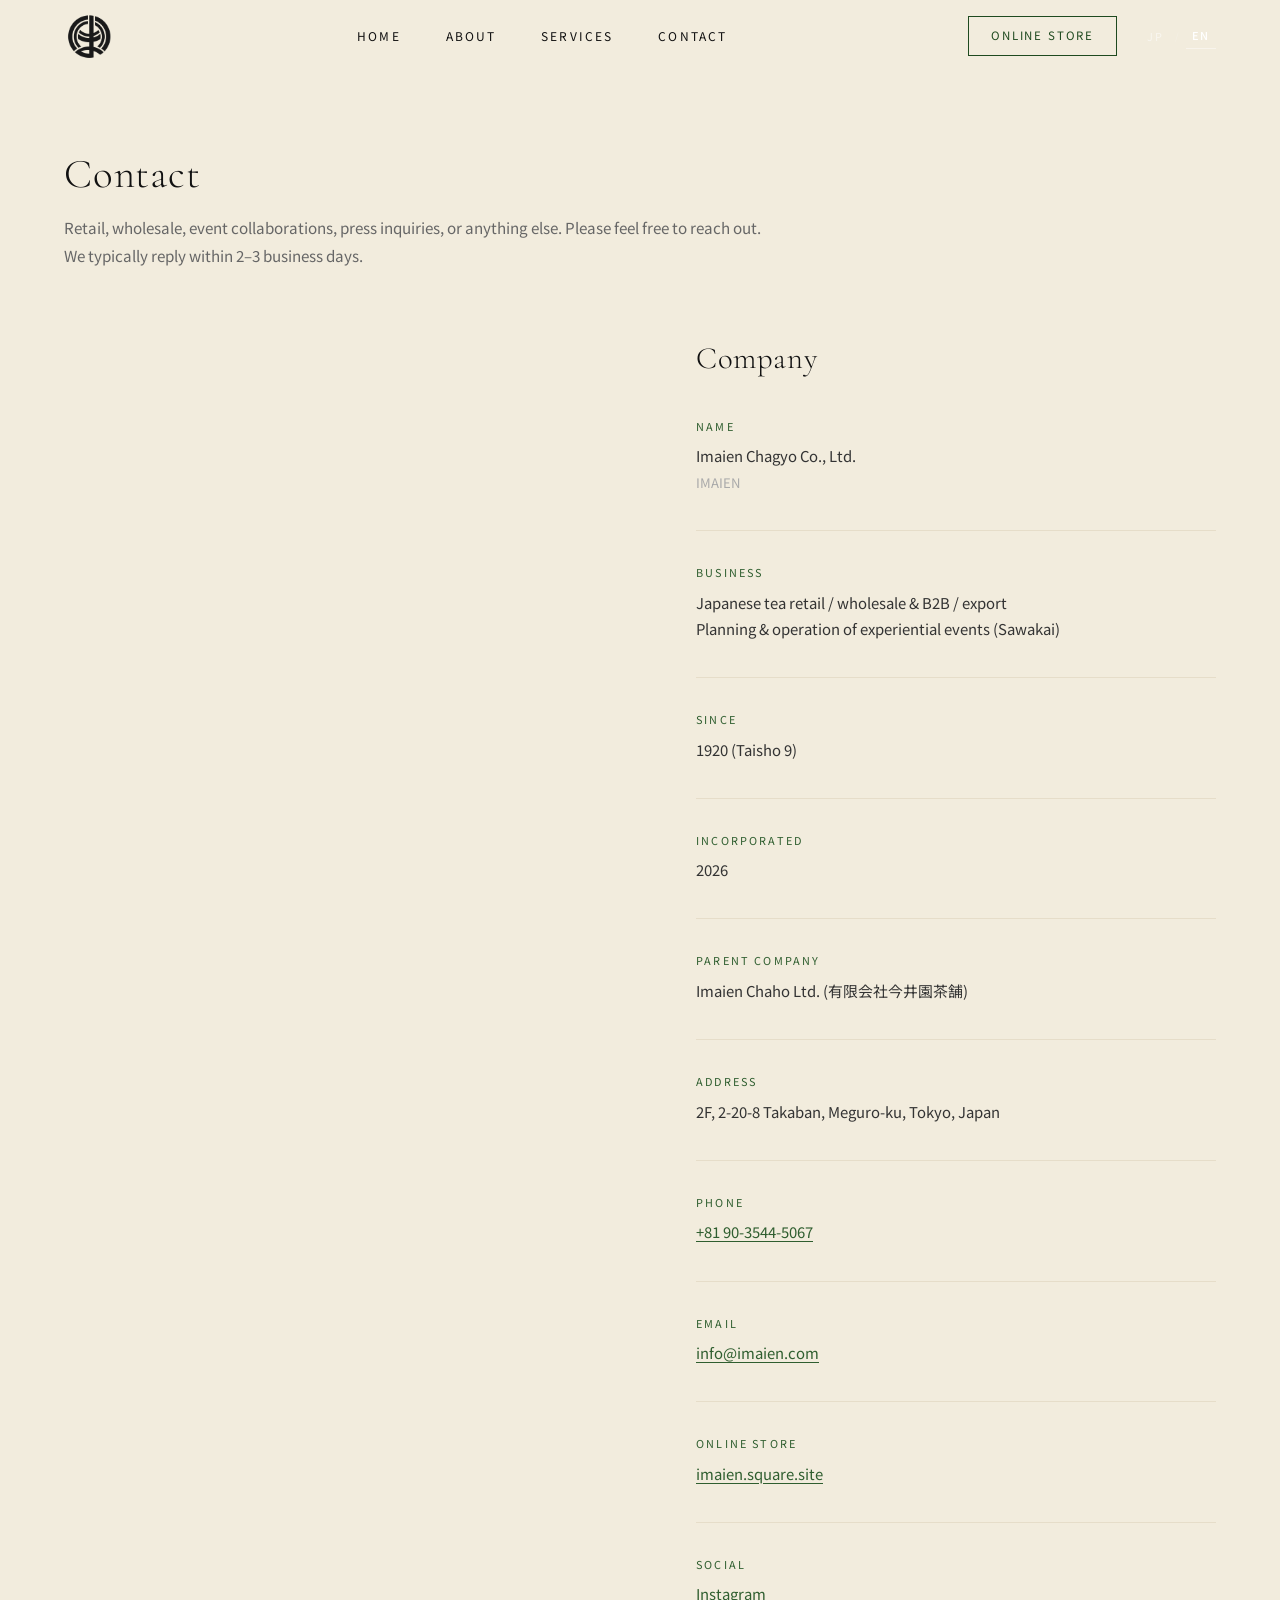
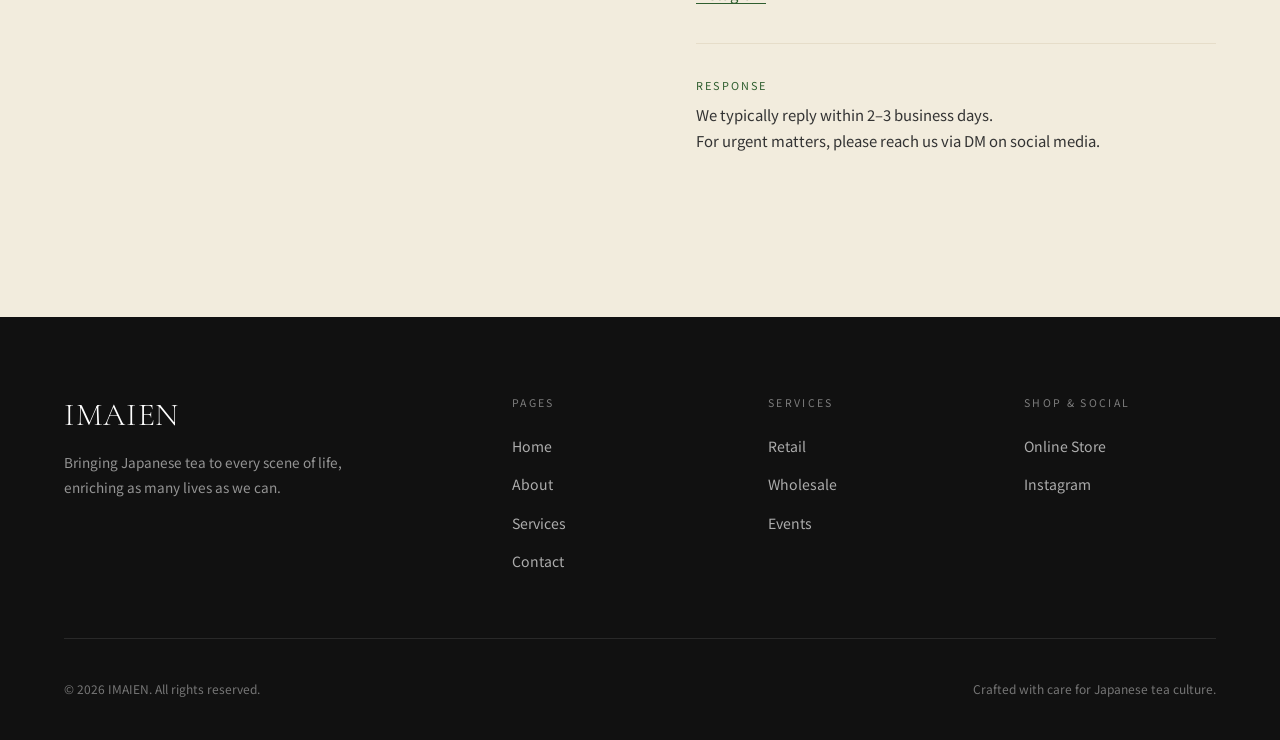
<file: en/contact.html>
<!DOCTYPE html>
<html lang="en">
<head>
  <meta charset="UTF-8">
  <meta name="viewport" content="width=device-width, initial-scale=1.0">
  <title>Contact — IMAIEN</title>
  <meta name="description" content="Get in touch with Imaien. Retail, wholesale, event collaborations, and any other enquiries. 2-20-8 Takaban, Meguro-ku, Tokyo.">
  <link rel="canonical" href="https://imaien.com/en/contact.html">
  <link rel="alternate" hreflang="ja" href="https://imaien.com/contact.html">
  <link rel="alternate" hreflang="en" href="https://imaien.com/en/contact.html">
  <link rel="alternate" hreflang="x-default" href="https://imaien.com/contact.html">
  <meta name="theme-color" content="#1F4A1F">
  <meta property="og:type" content="website">
  <meta property="og:site_name" content="IMAIEN">
  <meta property="og:title" content="Contact — IMAIEN">
  <meta property="og:description" content="Get in touch with Imaien. Retail, wholesale, event collaborations, and any other enquiries.">
  <meta property="og:url" content="https://imaien.com/en/contact.html">
  <meta property="og:image" content="https://imaien.com/images/og-image.jpg">
  <meta property="og:locale" content="en_US">
  <meta property="og:locale:alternate" content="ja_JP">
  <meta name="twitter:card" content="summary_large_image">
  <link rel="icon" type="image/png" href="../images/favicon.png">
  <link rel="apple-touch-icon" href="../images/favicon.png">
  <link rel="preconnect" href="https://fonts.googleapis.com">
  <link rel="preconnect" href="https://fonts.gstatic.com" crossorigin>
  <link href="https://fonts.googleapis.com/css2?family=Cormorant+Garamond:ital,wght@0,300;0,400;0,500;1,300;1,400&family=Noto+Sans+JP:wght@300;400;500&family=Noto+Serif+JP:wght@300;400;500&display=swap" rel="stylesheet">
  <link rel="stylesheet" href="../css/style.css">
  <style>
    .privacy-note { font-size: 0.72rem; color: #aaa; line-height: 1.7; margin-top: 1rem; }
    .ci-divider { width: 100%; height: 1px; background: var(--cream-dark); margin: 2rem 0; }
    .contact-form-embed { width: 100%; }
    .contact-form-embed iframe { width: 100%; border: none; display: block; }
  </style>
</head>
<body>

<!-- ======= NAV ======= -->
<nav class="nav scrolled" id="nav">
  <a href="index.html" class="nav__logo"><img src="../images/logo.png" alt="IMAIEN"></a>
  <div class="nav__links">
    <a href="index.html" style="color:var(--black);">Home</a>
    <a href="about.html" style="color:var(--black);">About</a>
    <a href="services.html" style="color:var(--black);">Services</a>
    <a href="contact.html" style="color:var(--black);">Contact</a>
  </div>
  <div class="nav__actions">
    <a href="https://imaien.square.site/" target="_blank" class="nav__shop-btn" style="border-color:var(--green-dark);color:var(--green-dark);">Online Store</a>
    <div class="lang-switch">
      <a href="../contact.html" class="lang-switch__btn">JP</a>
      <span class="lang-switch__sep">/</span>
      <a href="contact.html" class="lang-switch__btn lang-switch__btn--active">EN</a>
    </div>
  </div>
  <button class="nav__hamburger" id="menuBtn" aria-label="Open menu">
    <span style="background:var(--black);"></span>
    <span style="background:var(--black);"></span>
    <span style="background:var(--black);"></span>
  </button>
</nav>
<div class="nav__overlay" id="navOverlay">
  <a href="index.html">Home</a>
  <a href="about.html">About</a>
  <a href="services.html">Services</a>
  <a href="contact.html">Contact</a>
  <div class="nav__overlay-lang">
    <a href="../contact.html">JP</a><span>/</span><a href="contact.html" class="active">EN</a>
  </div>
</div>

<!-- ======= CONTACT MAIN ======= -->
<section class="contact-simple">

  <div class="contact-simple__head reveal">
    <h1>Contact</h1>
    <p>Retail, wholesale, event collaborations, press inquiries, or anything else. Please feel free to reach out.<br>We typically reply within 2–3 business days.</p>
  </div>

  <div class="contact-grid">

    <!-- Google Form -->
    <div class="contact-form-embed reveal">
      <iframe
        src="https://docs.google.com/forms/d/e/1FAIpQLSc4GFPHSHfOhMUsQn5h3EFsFrhmsF_Z639p1XUSiYjvbJzgGg/viewform?embedded=true"
        width="100%" height="900" frameborder="0" marginheight="0" marginwidth="0"
        title="Contact form">Loading…</iframe>
    </div>

    <!-- Company info -->
    <div class="contact-info reveal d2">
      <h2>Company</h2>

      <div class="ci-item">
        <p class="ci-label">Name</p>
        <p class="ci-val">Imaien Chagyo Co., Ltd.<br><span style="font-size:0.82rem;color:#aaa;">IMAIEN</span></p>
      </div>
      <div class="ci-divider"></div>

      <div class="ci-item">
        <p class="ci-label">Business</p>
        <p class="ci-val">
          Japanese tea retail / wholesale &amp; B2B / export<br>
          Planning &amp; operation of experiential events (Sawakai)
        </p>
      </div>
      <div class="ci-divider"></div>

      <div class="ci-item">
        <p class="ci-label">Since</p>
        <p class="ci-val">1920 (Taisho 9)</p>
      </div>
      <div class="ci-divider"></div>

      <div class="ci-item">
        <p class="ci-label">Incorporated</p>
        <p class="ci-val">2026</p>
      </div>
      <div class="ci-divider"></div>

      <div class="ci-item">
        <p class="ci-label">Parent company</p>
        <p class="ci-val">Imaien Chaho Ltd. (有限会社今井園茶舗)</p>
      </div>
      <div class="ci-divider"></div>

      <div class="ci-item">
        <p class="ci-label">Address</p>
        <p class="ci-val">2F, 2-20-8 Takaban, Meguro-ku, Tokyo, Japan</p>
      </div>
      <div class="ci-divider"></div>

      <div class="ci-item">
        <p class="ci-label">Phone</p>
        <p class="ci-val"><a href="tel:+819035445067" style="color:var(--green-mid);text-decoration:underline;text-underline-offset:3px;">+81 90-3544-5067</a></p>
      </div>
      <div class="ci-divider"></div>

      <div class="ci-item">
        <p class="ci-label">Email</p>
        <p class="ci-val">
          <a href="mailto:info@imaien.com"
             style="color:var(--green-mid);text-decoration:underline;text-underline-offset:3px;">
            info@imaien.com
          </a>
        </p>
      </div>
      <div class="ci-divider"></div>

      <div class="ci-item">
        <p class="ci-label">Online Store</p>
        <p class="ci-val">
          <a href="https://imaien.square.site/" target="_blank"
             style="color:var(--green-mid);text-decoration:underline;text-underline-offset:3px;">
            imaien.square.site
          </a>
        </p>
      </div>
      <div class="ci-divider"></div>

      <div class="ci-item">
        <p class="ci-label">Social</p>
        <p class="ci-val">
          <a href="https://www.instagram.com/imai___en/" target="_blank" style="color:var(--green-mid);text-decoration:underline;text-underline-offset:3px;">Instagram</a>
        </p>
      </div>
      <div class="ci-divider"></div>

      <div class="ci-item">
        <p class="ci-label">Response</p>
        <p class="ci-val">We typically reply within 2–3 business days.<br>For urgent matters, please reach us via DM on social media.</p>
      </div>

    </div>

  </div>
</section>

<!-- ======= FOOTER ======= -->
<footer class="footer">
  <div class="footer__inner">
    <div class="footer__top">
      <div class="footer__brand">
        <h3>IMAIEN</h3>
        <p>Bringing Japanese tea to every scene of life, enriching as many lives as we can.</p>
      </div>
      <div class="footer__col">
        <h4>Pages</h4>
        <ul>
          <li><a href="index.html">Home</a></li>
          <li><a href="about.html">About</a></li>
          <li><a href="services.html">Services</a></li>
          <li><a href="contact.html">Contact</a></li>
        </ul>
      </div>
      <div class="footer__col">
        <h4>Services</h4>
        <ul>
          <li><a href="services.html#retail">Retail</a></li>
          <li><a href="services.html#wholesale">Wholesale</a></li>
          <li><a href="services.html#events">Events</a></li>
        </ul>
      </div>
      <div class="footer__col">
        <h4>Shop &amp; Social</h4>
        <ul>
          <li><a href="https://imaien.square.site/" target="_blank">Online Store</a></li>
          <li><a href="https://www.instagram.com/imai___en/" target="_blank">Instagram</a></li>
        </ul>
      </div>
    </div>
    <div class="footer__bottom">
      <p>© 2026 IMAIEN. All rights reserved.</p>
      <p>Crafted with care for Japanese tea culture.</p>
    </div>
  </div>
</footer>

<script src="../js/main.js"></script>
</body>
</html>
</file>
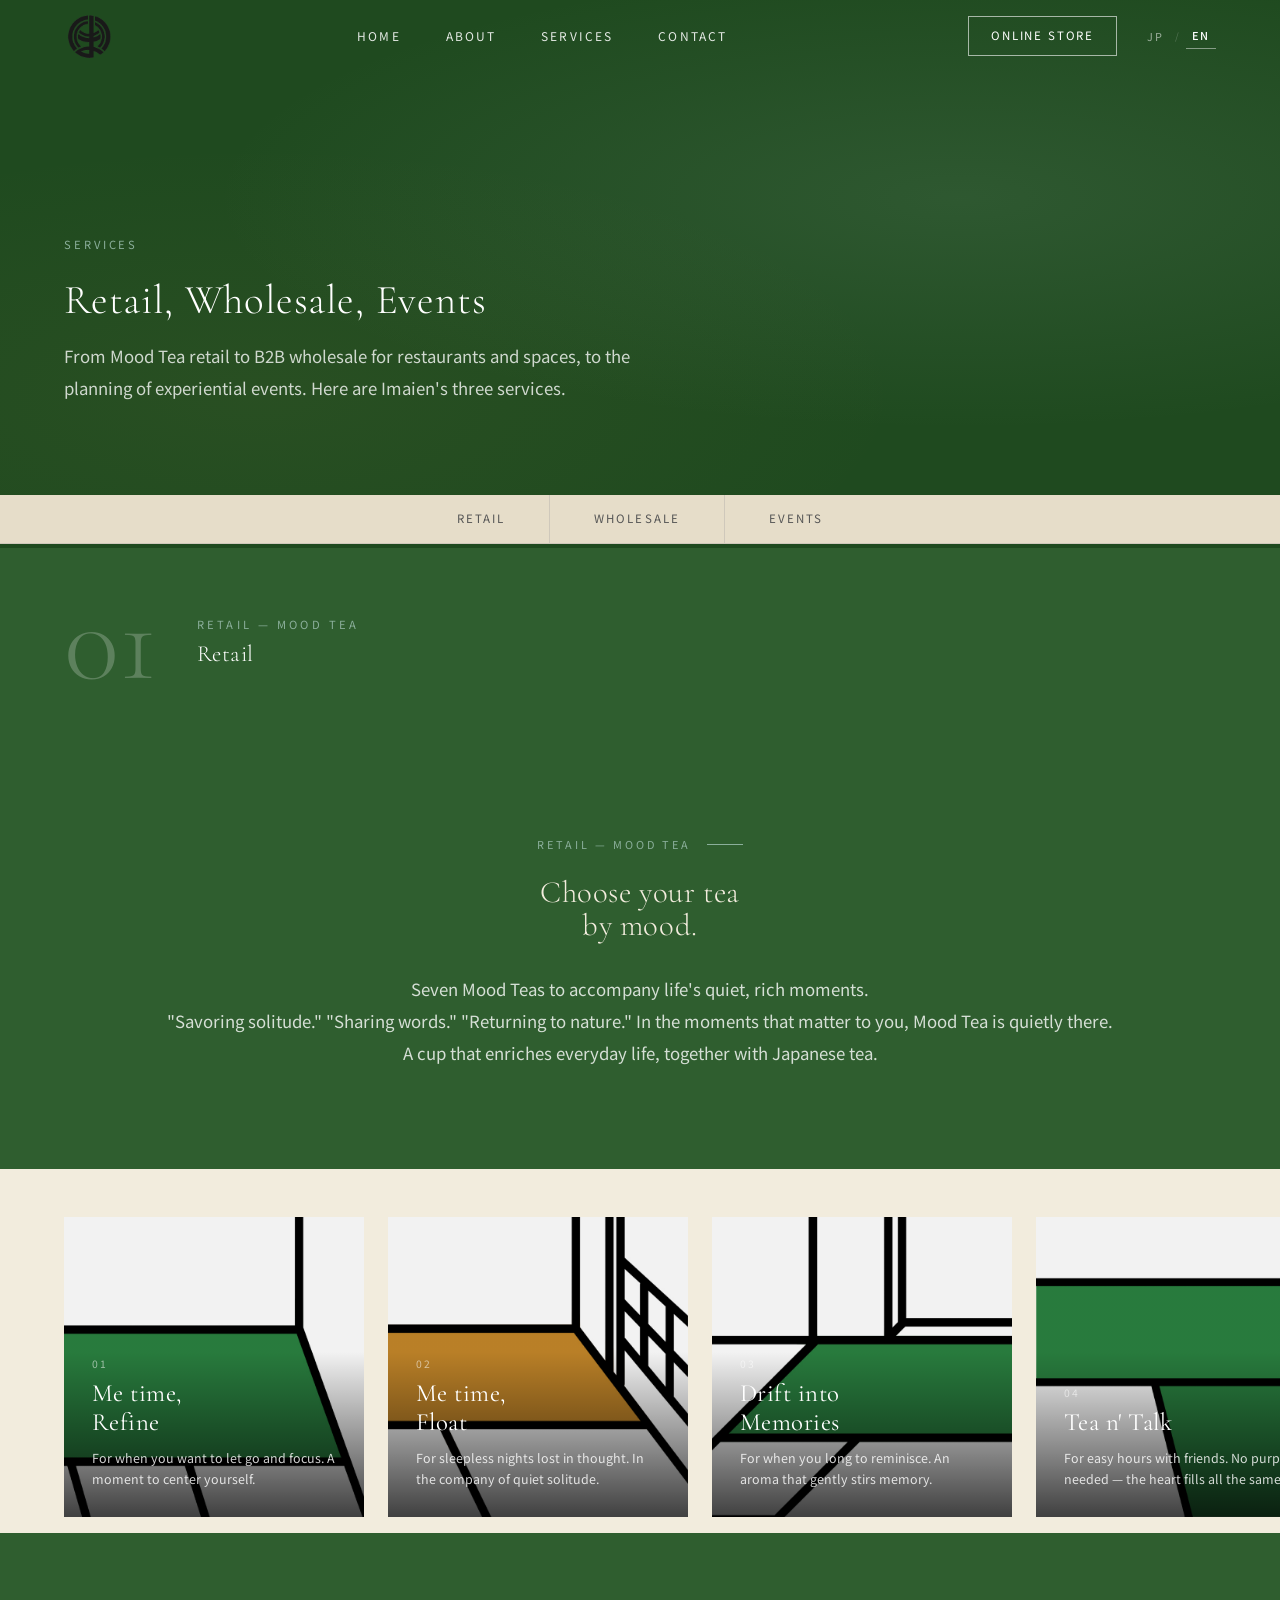
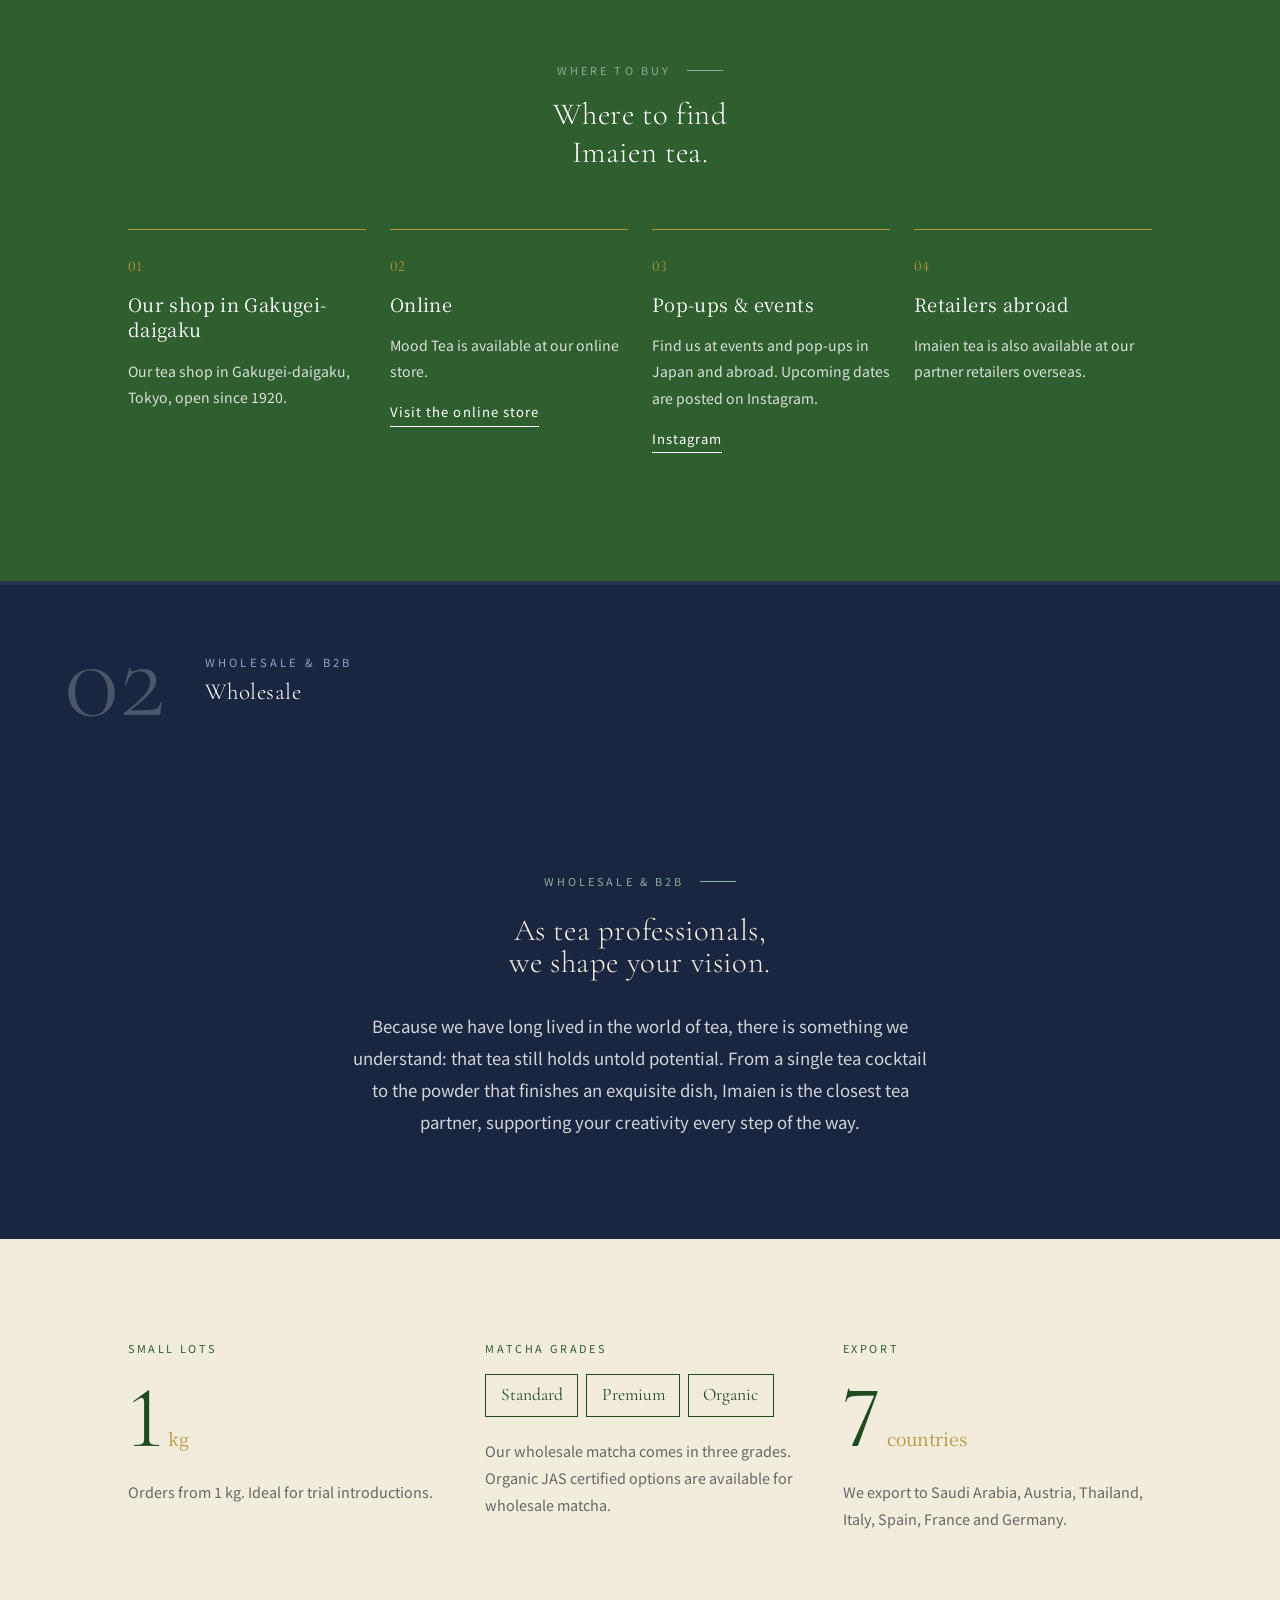
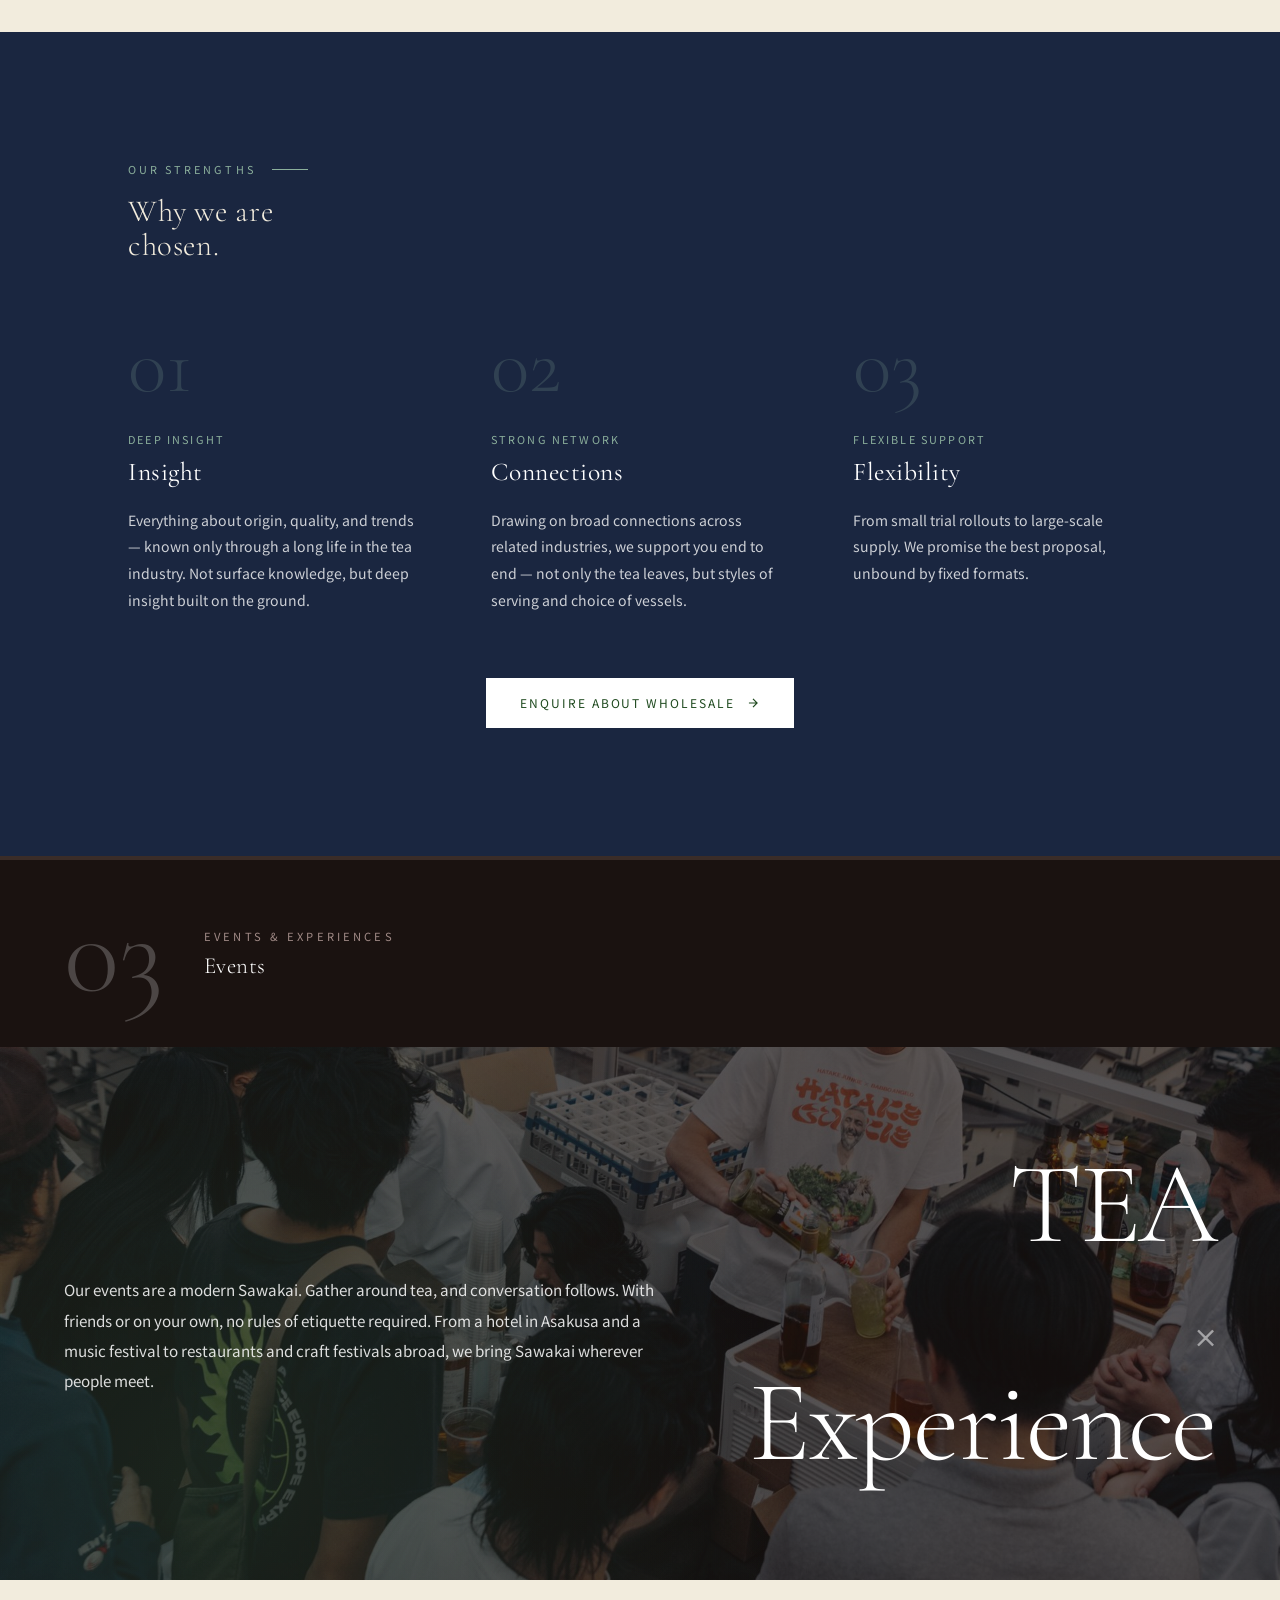
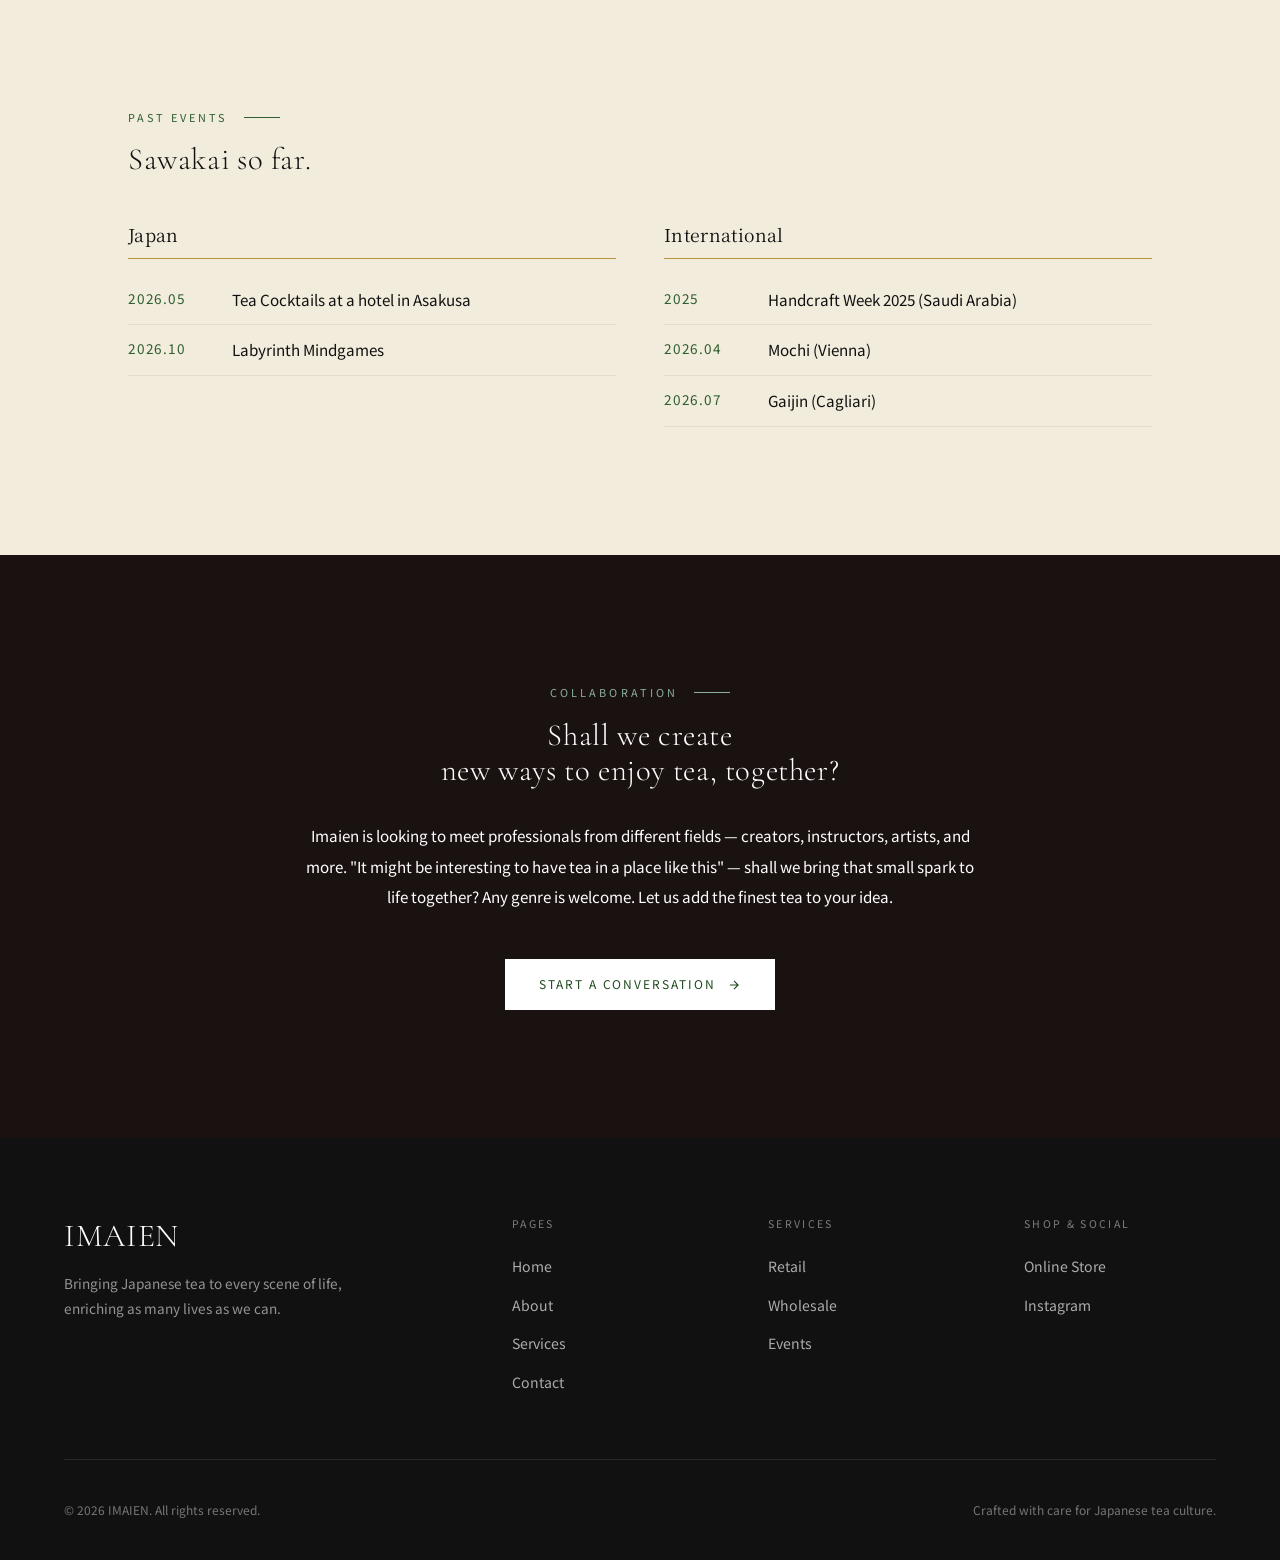
<file: en/services.html>
<!DOCTYPE html>
<html lang="en">
<head>
  <meta charset="UTF-8">
  <meta name="viewport" content="width=device-width, initial-scale=1.0">
  <title>Services — IMAIEN</title>
  <meta name="description" content="Imaien's services. Retail (Mood Tea), Wholesale, and Events. From a cup matched to your mood, to professional B2B supply, to experiential events.">
  <link rel="canonical" href="https://imaien.com/en/services.html">
  <link rel="alternate" hreflang="ja" href="https://imaien.com/services.html">
  <link rel="alternate" hreflang="en" href="https://imaien.com/en/services.html">
  <link rel="alternate" hreflang="x-default" href="https://imaien.com/services.html">
  <meta name="theme-color" content="#1F4A1F">
  <meta property="og:type" content="website">
  <meta property="og:site_name" content="IMAIEN">
  <meta property="og:title" content="Services — IMAIEN">
  <meta property="og:description" content="Imaien's services. Retail (Mood Tea), Wholesale, and Events. From a cup matched to your mood, to professional B2B supply, to experiential events.">
  <meta property="og:url" content="https://imaien.com/en/services.html">
  <meta property="og:image" content="https://imaien.com/images/og-image.jpg">
  <meta property="og:locale" content="en_US">
  <meta property="og:locale:alternate" content="ja_JP">
  <meta name="twitter:card" content="summary_large_image">
  <link rel="icon" type="image/png" href="../images/favicon.png">
  <link rel="apple-touch-icon" href="../images/favicon.png">
  <link rel="preconnect" href="https://fonts.googleapis.com">
  <link rel="preconnect" href="https://fonts.gstatic.com" crossorigin>
  <link href="https://fonts.googleapis.com/css2?family=Cormorant+Garamond:ital,wght@0,300;0,400;0,500;1,300;1,400&family=Noto+Sans+JP:wght@300;400;500&family=Noto+Serif+JP:wght@300;400;500&display=swap" rel="stylesheet">
  <link rel="stylesheet" href="../css/style.css">
  <style>
    .ac-1{background:#3D6B5A}.ac-2{background:#3C4E82}.ac-3{background:#96723F}
    .ac-4{background:#8B4A40}.ac-5{background:#7A7C3A}.ac-6{background:#703860}.ac-7{background:#3E7E8C}
  </style>
</head>
<body>

<!-- ======= NAV ======= -->
<nav class="nav" id="nav">
  <a href="index.html" class="nav__logo"><img src="../images/logo.png" alt="IMAIEN"></a>
  <div class="nav__links">
    <a href="index.html">Home</a>
    <a href="about.html">About</a>
    <a href="services.html">Services</a>
    <a href="contact.html">Contact</a>
  </div>
  <div class="nav__actions">
    <a href="https://imaien.square.site/" target="_blank" class="nav__shop-btn">Online Store</a>
    <div class="lang-switch">
      <a href="../services.html" class="lang-switch__btn">JP</a>
      <span class="lang-switch__sep">/</span>
      <a href="services.html" class="lang-switch__btn lang-switch__btn--active">EN</a>
    </div>
  </div>
  <button class="nav__hamburger" id="menuBtn" aria-label="Open menu">
    <span></span><span></span><span></span>
  </button>
</nav>
<div class="nav__overlay" id="navOverlay">
  <a href="index.html">Home</a>
  <a href="about.html">About</a>
  <a href="services.html">Services</a>
  <a href="contact.html">Contact</a>
  <div class="nav__overlay-lang">
    <a href="../services.html">JP</a><span>/</span><a href="services.html" class="active">EN</a>
  </div>
</div>

<!-- ======= PAGE HERO ======= -->
<header class="page-hero">
  <div class="page-hero__inner">
    <p class="page-hero__eyebrow">Services</p>
    <h1 class="page-hero__title">Retail, Wholesale, Events</h1>
    <p class="page-hero__desc">
      From Mood Tea retail to B2B wholesale for restaurants and spaces, to the planning of experiential events. Here are Imaien's three services.
    </p>
  </div>
</header>

<!-- ======= SUB NAV ======= -->
<nav class="services-subnav" aria-label="Services navigation">
  <a href="#retail">Retail</a>
  <a href="#wholesale">Wholesale</a>
  <a href="#events">Events</a>
</nav>

<!-- ========================================================
     SECTION 1: RETAIL
     ======================================================== -->
<section id="retail" class="services-section">

  <!-- Chapter header -->
  <div class="svc-chapter svc-chapter--green">
    <span class="svc-chapter__num">01</span>
    <div class="svc-chapter__meta">
      <p class="svc-chapter__label">Retail — Mood Tea</p>
      <h2 class="svc-chapter__title">Retail</h2>
    </div>
  </div>

  <!-- Intro -->
  <div class="shop-intro shop-intro--green">
    <p class="section-label" style="justify-content:center;margin-bottom:1.5rem;">Retail — Mood Tea</p>
    <h2 class="shop-intro__title">Choose your tea<br>by mood.</h2>
    <p class="shop-intro__sub" style="max-width:none;">
      Seven Mood Teas to accompany life's quiet, rich moments.<br>
      "Savoring solitude." "Sharing words." "Returning to nature." In the moments that matter to you, Mood Tea is quietly there.<br>
      A cup that enriches everyday life, together with Japanese tea.
    </p>
  </div>

  <!-- Mood Tea cards (horizontal scroll) -->
  <div class="mood-tea" style="padding-bottom:0;">
    <div class="mood-tea__scroll" id="teaScroll">
      <div class="tea-card tc-1 reveal d1">
        <div class="tea-card__bg"></div><div class="tea-card__shadow"></div>
        <div class="tea-card__body">
          <p class="tea-card__num">01</p>
          <h3 class="tea-card__name">Me time,<br>Refine</h3>
          <p class="tea-card__tagline">For when you want to let go and focus. A moment to center yourself.</p>
        </div>
      </div>
      <div class="tea-card tc-2 reveal d2">
        <div class="tea-card__bg"></div><div class="tea-card__shadow"></div>
        <div class="tea-card__body">
          <p class="tea-card__num">02</p>
          <h3 class="tea-card__name">Me time,<br>Float</h3>
          <p class="tea-card__tagline">For sleepless nights lost in thought. In the company of quiet solitude.</p>
        </div>
      </div>
      <div class="tea-card tc-3 reveal d3">
        <div class="tea-card__bg"></div><div class="tea-card__shadow"></div>
        <div class="tea-card__body">
          <p class="tea-card__num">03</p>
          <h3 class="tea-card__name">Drift into<br>Memories</h3>
          <p class="tea-card__tagline">For when you long to reminisce. An aroma that gently stirs memory.</p>
        </div>
      </div>
      <div class="tea-card tc-4 reveal d4">
        <div class="tea-card__bg"></div><div class="tea-card__shadow"></div>
        <div class="tea-card__body">
          <p class="tea-card__num">04</p>
          <h3 class="tea-card__name">Tea n' Talk</h3>
          <p class="tea-card__tagline">For easy hours with friends. No purpose needed — the heart fills all the same.</p>
        </div>
      </div>
      <div class="tea-card tc-5 reveal d5">
        <div class="tea-card__bg"></div><div class="tea-card__shadow"></div>
        <div class="tea-card__body">
          <p class="tea-card__num">05</p>
          <h3 class="tea-card__name">Open<br>Invitation</h3>
          <p class="tea-card__tagline">For when you want to welcome anyone. Warmth without boundaries.</p>
        </div>
      </div>
      <div class="tea-card tc-6 reveal d6">
        <div class="tea-card__bg"></div><div class="tea-card__shadow"></div>
        <div class="tea-card__body">
          <p class="tea-card__num">06</p>
          <h3 class="tea-card__name">Uni-Tea</h3>
          <p class="tea-card__tagline">For feeling a deeper connection. Simply being together is enough.</p>
        </div>
      </div>
      <div class="tea-card tc-7 reveal d7">
        <div class="tea-card__bg"></div><div class="tea-card__shadow"></div>
        <div class="tea-card__body">
          <p class="tea-card__num">07</p>
          <h3 class="tea-card__name">Breeze<br>is Nice</h3>
          <p class="tea-card__tagline">For giving yourself to nature. A sense of becoming one with wind and light.</p>
        </div>
      </div>
    </div>
  </div>

  <!-- Where to buy -->
  <section class="channels">
    <div class="container">
      <p class="section-label section-label--light reveal" style="justify-content:center;">Where to Buy</p>
      <h2 class="channels__title reveal d1">Where to find<br>Imaien tea.</h2>
      <div class="channels__grid">
        <div class="channel reveal d1">
          <p class="channel__num">01</p>
          <h3 class="channel__title">Our shop in Gakugei-daigaku</h3>
          <p class="channel__desc">Our tea shop in Gakugei-daigaku, Tokyo, open since 1920.</p>
        </div>
        <div class="channel reveal d2">
          <p class="channel__num">02</p>
          <h3 class="channel__title">Online</h3>
          <p class="channel__desc">Mood Tea is available at our online store.</p>
          <a href="https://imaien.square.site/" target="_blank" class="channel__link">Visit the online store</a>
        </div>
        <div class="channel reveal d3">
          <p class="channel__num">03</p>
          <h3 class="channel__title">Pop-ups &amp; events</h3>
          <p class="channel__desc">Find us at events and pop-ups in Japan and abroad. Upcoming dates are posted on Instagram.</p>
          <a href="https://www.instagram.com/imai___en/" target="_blank" class="channel__link">Instagram</a>
        </div>
        <div class="channel reveal d4">
          <p class="channel__num">04</p>
          <h3 class="channel__title">Retailers abroad</h3>
          <p class="channel__desc">Imaien tea is also available at our partner retailers overseas.</p>
        </div>
      </div>
    </div>
  </section>

</section>

<!-- ========================================================
     SECTION 2: WHOLESALE
     ======================================================== -->
<section id="wholesale" class="services-section">

  <!-- Chapter header -->
  <div class="svc-chapter svc-chapter--navy">
    <span class="svc-chapter__num">02</span>
    <div class="svc-chapter__meta">
      <p class="svc-chapter__label">Wholesale &amp; B2B</p>
      <h2 class="svc-chapter__title">Wholesale</h2>
    </div>
  </div>

  <!-- Details -->
  <div class="shop-intro shop-intro--navy">
    <p class="section-label reveal" style="justify-content:center;margin-bottom:1.5rem;">Wholesale &amp; B2B</p>
    <h2 class="shop-intro__title reveal d1">As tea professionals,<br>we shape your vision.</h2>
    <p class="shop-intro__sub reveal d2">
      Because we have long lived in the world of tea, there is something we understand: that tea still holds untold potential. From a single tea cocktail to the powder that finishes an exquisite dish, Imaien is the closest tea partner, supporting your creativity every step of the way.
    </p>
  </div>


  <!-- Wholesale details -->
  <section class="ws-facts">
    <div class="container">
      <div class="ws-facts__grid">
        <div class="ws-fact reveal d1">
          <p class="ws-fact__label">Small Lots</p>
          <p class="ws-fact__big">1<span>kg</span></p>
          <p class="ws-fact__desc">Orders from 1 kg. Ideal for trial introductions.</p>
        </div>
        <div class="ws-fact reveal d2">
          <p class="ws-fact__label">Matcha Grades</p>
          <ul class="ws-fact__list">
            <li>Standard</li><li>Premium</li><li>Organic</li>
          </ul>
          <p class="ws-fact__desc">Our wholesale matcha comes in three grades. Organic JAS certified options are available for wholesale matcha.</p>
        </div>
        <div class="ws-fact reveal d3">
          <p class="ws-fact__label">Export</p>
          <p class="ws-fact__big">7<span>countries</span></p>
          <p class="ws-fact__desc">We export to Saudi Arabia, Austria, Thailand, Italy, Spain, France and Germany.</p>
        </div>
      </div>
    </div>
  </section>

  <!-- Imaien's strengths (navy) -->
  <section class="strengths strengths--navy">
    <div class="container">
      <p class="section-label section-label--light reveal">Our Strengths</p>
      <h2 class="section-title reveal d1" style="color:var(--cream);">Why we are<br>chosen.</h2>
      <div class="strengths__grid">
        <div class="reveal d1">
          <p class="str-item__num">01</p>
          <p class="str-item__label">Deep Insight</p>
          <h3 class="str-item__title">Insight</h3>
          <p class="str-item__desc">Everything about origin, quality, and trends — known only through a long life in the tea industry. Not surface knowledge, but deep insight built on the ground.</p>
        </div>
        <div class="reveal d2">
          <p class="str-item__num">02</p>
          <p class="str-item__label">Strong Network</p>
          <h3 class="str-item__title">Connections</h3>
          <p class="str-item__desc">Drawing on broad connections across related industries, we support you end to end — not only the tea leaves, but styles of serving and choice of vessels.</p>
        </div>
        <div class="reveal d3">
          <p class="str-item__num">03</p>
          <p class="str-item__label">Flexible Support</p>
          <h3 class="str-item__title">Flexibility</h3>
          <p class="str-item__desc">From small trial rollouts to large-scale supply. We promise the best proposal, unbound by fixed formats.</p>
        </div>
      </div>
      <div style="text-align:center; margin-top:4rem;">
        <a href="contact.html" class="btn btn--primary reveal d3">
          Enquire about wholesale
          <svg viewBox="0 0 24 24" fill="none" stroke="currentColor" stroke-width="2"><path d="M5 12h14M12 5l7 7-7 7"/></svg>
        </a>
      </div>
    </div>
  </section>

</section>

<!-- ========================================================
     SECTION 3: EVENTS
     ======================================================== -->
<section id="events" class="services-section">

  <!-- Chapter header -->
  <div class="svc-chapter svc-chapter--dark">
    <span class="svc-chapter__num">03</span>
    <div class="svc-chapter__meta">
      <p class="svc-chapter__label">Events &amp; Experiences</p>
      <h2 class="svc-chapter__title">Events</h2>
    </div>
  </div>

  <!-- Hero band -->
  <div class="svc-band--events">
    <div style="position:relative;z-index:1;max-width:var(--max-width);margin:0 auto;display:flex;align-items:center;gap:clamp(2rem,6vw,6rem);flex-wrap:wrap;">
      <div style="flex:1;min-width:260px;text-align:left;">
        <p class="section-label section-label--light reveal">Events &amp; Experiences</p>
        <p class="reveal d2" style="margin-top:1.5rem;font-size:0.95rem;line-height:2;opacity:.85;">
          Our events are a modern Sawakai. Gather around tea, and conversation follows. With friends or on your own, no rules of etiquette required. From a hotel in Asakusa and a music festival to restaurants and craft festivals abroad, we bring Sawakai wherever people meet.
        </p>
      </div>
      <div style="flex:0 0 auto;text-align:right;">
        <h2 class="reveal d1" style="font-family:var(--font-serif);font-size:clamp(3.5rem,9vw,8rem);font-weight:300;line-height:0.95;color:var(--white);letter-spacing:-0.02em;">
          TEA<br>
          <span style="font-style:italic;opacity:.5;font-size:.55em;">×</span><br>
          Experience
        </h2>
      </div>
    </div>
  </div>


  <!-- Past events -->
  <section class="track">
    <div class="container">
      <p class="section-label reveal">Past Events</p>
      <h2 class="section-title reveal d1">Sawakai so far.</h2>
      <div class="track__grid">
        <div class="reveal d1">
          <h3 class="track__head">Japan</h3>
          <ul class="track__list">
            <li><span class="track__date">2026.05</span>Tea Cocktails at a hotel in Asakusa</li>
            <li><span class="track__date">2026.10</span>Labyrinth Mindgames</li>
          </ul>
        </div>
        <div class="reveal d2">
          <h3 class="track__head">International</h3>
          <ul class="track__list">
            <li><span class="track__date">2025</span>Handcraft Week 2025 (Saudi Arabia)</li>
            <li><span class="track__date">2026.04</span>Mochi (Vienna)</li>
            <li><span class="track__date">2026.07</span>Gaijin (Cagliari)</li>
          </ul>
        </div>
      </div>
    </div>
  </section>

  <!-- Collaboration (charcoal) -->
  <section class="collab collab--charcoal">
    <div class="container">
      <p class="section-label section-label--light reveal" style="justify-content:center;">Collaboration</p>
      <h2 class="collab__title reveal d1">Shall we create<br>new ways to enjoy tea, together?</h2>
      <p class="collab__body reveal d2">
        Imaien is looking to meet professionals from different fields — creators, instructors, artists, and more. "It might be interesting to have tea in a place like this" — shall we bring that small spark to life together? Any genre is welcome. Let us add the finest tea to your idea.
      </p>
      <a href="contact.html" class="btn btn--primary reveal d3">
        Start a conversation
        <svg viewBox="0 0 24 24" fill="none" stroke="currentColor" stroke-width="2"><path d="M5 12h14M12 5l7 7-7 7"/></svg>
      </a>
    </div>
  </section>

</section>

<!-- ======= FOOTER ======= -->
<footer class="footer">
  <div class="footer__inner">
    <div class="footer__top">
      <div class="footer__brand">
        <h3>IMAIEN</h3>
        <p>Bringing Japanese tea to every scene of life, enriching as many lives as we can.</p>
      </div>
      <div class="footer__col">
        <h4>Pages</h4>
        <ul>
          <li><a href="index.html">Home</a></li>
          <li><a href="about.html">About</a></li>
          <li><a href="services.html">Services</a></li>
          <li><a href="contact.html">Contact</a></li>
        </ul>
      </div>
      <div class="footer__col">
        <h4>Services</h4>
        <ul>
          <li><a href="services.html#retail">Retail</a></li>
          <li><a href="services.html#wholesale">Wholesale</a></li>
          <li><a href="services.html#events">Events</a></li>
        </ul>
      </div>
      <div class="footer__col">
        <h4>Shop &amp; Social</h4>
        <ul>
          <li><a href="https://imaien.square.site/" target="_blank">Online Store</a></li>
          <li><a href="https://www.instagram.com/imai___en/" target="_blank">Instagram</a></li>
        </ul>
      </div>
    </div>
    <div class="footer__bottom">
      <p>© 2026 IMAIEN. All rights reserved.</p>
      <p>Crafted with care for Japanese tea culture.</p>
    </div>
  </div>
</footer>

<script src="../js/main.js"></script>
</body>
</html>
</file>
<file: css/style.css>
/* Fonts are loaded via <link> in each HTML head (removed duplicate @import) */

/* ============================================
   CSS VARIABLES
   ============================================ */
:root {
  --green-dark:   #1F4A1F;   /* 深緑 */
  --green-mid:    #2F5E2F;
  --green-light:  #8BAF9B;
  --navy:         #1A2640;   /* Wholesale セクション */
  --navy-mid:     #243452;
  --charcoal:     #1A1210;   /* Events セクション */
  --cream:        #F2ECDD;   /* 生成り */
  --cream-dark:   #E6DDC9;
  --black:        #111111;
  --white:        #FFFFFF;
  --gold:         #B8963E;   /* 金 */
  --text-muted:   #666666;

  --font-serif: 'Cormorant Garamond', 'Noto Serif JP', Georgia, serif;
  --font-sans:  'Noto Sans JP', 'Inter', -apple-system, sans-serif;

  /* ── タイポグラフィスケール ── */
  --size-h1: clamp(1.8rem, 3.2vw, 3.2rem);   /* ページタイトル */
  --size-h2: clamp(1.5rem, 2.4vw, 2.4rem);   /* セクション見出し */
  --size-h3: clamp(1.2rem, 1.8vw, 1.8rem);   /* サブ見出し */

  --nav-height:     72px;
  --max-width:      1280px;
  --section-gap:    clamp(80px, 10vw, 160px);
  --container-pad:  clamp(20px, 5vw, 80px);
}

/* ============================================
   RESET & BASE
   ============================================ */
*, *::before, *::after { box-sizing: border-box; margin: 0; padding: 0; }
html { font-size: 16px; scroll-behavior: smooth; -webkit-font-smoothing: antialiased; }
body { font-family: var(--font-sans); background: var(--cream); color: var(--black); line-height: 1.7; overflow-x: hidden; }
img  { max-width: 100%; display: block; }
a    { text-decoration: none; color: inherit; }
button { cursor: pointer; border: none; background: none; font-family: inherit; }
ul, ol { list-style: none; }

h1, h2, h3, h4 {
  font-family: var(--font-serif);
  font-weight: 400;
  line-height: 1.15;
  letter-spacing: 0.02em;
}

/* ============================================
   LAYOUT
   ============================================ */
.container {
  max-width: var(--max-width);
  margin: 0 auto;
  padding: 0 var(--container-pad);
}
.section { padding: var(--section-gap) 0; }

/* ============================================
   NAVIGATION
   ============================================ */
.nav {
  position: fixed;
  top: 0; left: 0; right: 0;
  height: var(--nav-height);
  z-index: 1000;
  display: flex;
  align-items: center;
  justify-content: space-between;
  padding: 0 var(--container-pad);
  transition: background 0.4s ease, box-shadow 0.4s ease;
}
.nav.scrolled {
  background: rgba(242,236,221,0.96);
  backdrop-filter: blur(12px);
  box-shadow: 0 1px 0 rgba(0,0,0,0.07);
}
.nav__logo {
  display: flex;
  align-items: center;
  line-height: 1;
}
.nav__logo img {
  height: 57px;
  width: auto;
  display: block;
}
.nav__links {
  display: flex;
  gap: 2.8rem;
  align-items: center;
}
.nav__links a {
  font-family: var(--font-sans);
  font-size: 0.75rem;
  font-weight: 400;
  letter-spacing: 0.18em;
  text-transform: uppercase;
  color: rgba(255,255,255,0.88);
  transition: opacity 0.2s;
}
.nav__links a:hover { opacity: 0.55; }
.nav.scrolled .nav__links a { color: var(--black); }
.nav__actions {
  display: flex;
  align-items: center;
  gap: 0.5rem;
}
.nav__shop-btn {
  font-family: var(--font-sans);
  font-size: 0.72rem;
  letter-spacing: 0.16em;
  text-transform: uppercase;
  padding: 9px 22px;
  border: 1px solid rgba(255,255,255,0.6);
  color: var(--white);
  transition: all 0.3s;
}
.nav__shop-btn:hover { background: rgba(255,255,255,0.12); }
.nav.scrolled .nav__shop-btn { border-color: var(--green-dark); color: var(--green-dark); }
.nav.scrolled .nav__shop-btn:hover { background: var(--green-dark); color: var(--white); }

/* Hamburger */
.nav__hamburger {
  display: none;
  flex-direction: column;
  gap: 5px;
  padding: 6px;
}
.nav__hamburger span {
  display: block;
  width: 24px;
  height: 1.5px;
  background: var(--white);
  transition: all 0.35s cubic-bezier(0.76,0,0.24,1);
}
.nav.scrolled .nav__hamburger span { background: var(--black); }
.nav__hamburger.open span:nth-child(1) { transform: rotate(45deg) translate(4.5px, 4.5px); }
.nav__hamburger.open span:nth-child(2) { opacity: 0; transform: scaleX(0); }
.nav__hamburger.open span:nth-child(3) { transform: rotate(-45deg) translate(4.5px, -4.5px); }

/* Mobile overlay */
.nav__overlay {
  position: fixed;
  inset: 0;
  background: var(--green-dark);
  z-index: 999;
  display: flex;
  flex-direction: column;
  align-items: center;
  justify-content: center;
  gap: 2.5rem;
  transform: translateX(100%);
  transition: transform 0.45s cubic-bezier(0.76,0,0.24,1);
}
.nav__overlay.open { transform: translateX(0); }
.nav__overlay a {
  font-family: var(--font-serif);
  font-size: clamp(1.8rem, 4vw, 2.8rem);
  color: var(--white);
  letter-spacing: 0.04em;
  transition: opacity 0.2s;
}
.nav__overlay a:hover { opacity: 0.45; }
.nav__overlay-lang {
  display: flex;
  align-items: center;
  gap: 0.5rem;
  margin-top: 1rem;
  font-family: var(--font-sans);
}
.nav__overlay-lang a {
  font-size: 0.9rem;
  letter-spacing: 0.14em;
  color: rgba(255,255,255,0.55);
}
.nav__overlay-lang a.active { color: var(--white); font-weight: 500; }
.nav__overlay-lang span { color: rgba(255,255,255,0.3); }

/* ============================================
   HERO
   ============================================ */
.hero {
  position: relative;
  height: 100svh;
  min-height: 620px;
  display: flex;
  align-items: flex-end;
  color: var(--white);
  overflow: hidden;
}
.hero__bg-grad {
  position: absolute;
  inset: 0;
  background:
    radial-gradient(ellipse at 25% 60%, rgba(61,107,90,0.09) 0%, transparent 55%),
    radial-gradient(ellipse at 80% 20%, rgba(196,160,85,0.02) 0%, transparent 50%),
    linear-gradient(155deg, rgba(31,74,31,0.20) 0%, rgba(47,94,47,0.20) 45%, rgba(20,48,20,0.22) 100%),
    url(../images/home/hero.jpg);
  background-size: cover;
  background-position: center;
}
.hero__bg-overlay {
  position: absolute;
  inset: 0;
  background: linear-gradient(to top, rgba(20,40,30,0.55) 0%, transparent 60%);
}
.hero__content {
  position: relative;
  z-index: 2;
  padding: var(--container-pad);
  padding-bottom: clamp(60px, 10vw, 120px);
  max-width: 920px;
}
.hero__eyebrow {
  font-family: var(--font-sans);
  font-size: 0.7rem;
  letter-spacing: 0.28em;
  text-transform: uppercase;
  color: rgba(255,255,255,0.85);
  margin-bottom: 1.5rem;
}
.hero__title {
  font-family: var(--font-serif);
  font-size: clamp(1.8rem, 3.2vw, 3.2rem);
  font-weight: 300;
  line-height: 1.06;
  letter-spacing: 0.02em;
  margin-bottom: 2rem;
}
.hero__title em { font-style: italic; opacity: 0.85; white-space: nowrap; }
.hero__subtitle {
  font-size: clamp(0.88rem, 1.4vw, 1.05rem);
  line-height: 2;
  opacity: 0.8;
  max-width: 440px;
  margin-bottom: 3rem;
}
.hero__cta-group { display: flex; gap: 1.25rem; flex-wrap: wrap; }

/* Scroll indicator */
.hero__scroll {
  position: absolute;
  bottom: 36px;
  right: var(--container-pad);
  display: flex;
  flex-direction: column;
  align-items: center;
  gap: 8px;
  z-index: 2;
  color: rgba(255,255,255,0.5);
  font-family: var(--font-sans);
  font-size: 0.62rem;
  letter-spacing: 0.2em;
  text-transform: uppercase;
}
.hero__scroll-line {
  width: 1px;
  height: 48px;
  background: rgba(255,255,255,0.3);
  position: relative;
  overflow: hidden;
}
.hero__scroll-line::after {
  content: '';
  position: absolute;
  top: -100%;
  left: 0;
  width: 100%;
  height: 100%;
  background: rgba(255,255,255,0.7);
  animation: scrollLine 2s ease-in-out infinite;
}
@keyframes scrollLine {
  0%   { top: -100%; }
  100% { top: 100%;  }
}

/* ============================================
   BUTTONS
   ============================================ */
.btn {
  display: inline-flex;
  align-items: center;
  gap: 0.7rem;
  font-family: var(--font-sans);
  font-size: 0.75rem;
  font-weight: 400;
  letter-spacing: 0.16em;
  text-transform: uppercase;
  padding: 15px 34px;
  transition: all 0.3s ease;
  cursor: pointer;
  white-space: nowrap;
}
.btn svg { width: 14px; height: 14px; flex-shrink: 0; transition: transform 0.3s; }
.btn:hover svg { transform: translateX(4px); }

.btn--primary { background: var(--white); color: var(--green-dark); }
.btn--primary:hover { background: var(--cream); transform: translateY(-2px); }

.btn--outline { border: 1px solid rgba(255,255,255,0.65); color: var(--white); }
.btn--outline:hover { background: rgba(255,255,255,0.1); }

.btn--dark { background: var(--green-dark); color: var(--white); }
.btn--dark:hover { background: var(--green-mid); transform: translateY(-2px); }

.btn--ghost { border: 1px solid var(--black); color: var(--black); }
.btn--ghost:hover { background: var(--black); color: var(--white); }

.btn--ghost-light { border: 1px solid rgba(255,255,255,0.55); color: var(--white); }
.btn--ghost-light:hover { background: rgba(255,255,255,0.1); }

.btn--gold { background: var(--gold); color: var(--white); }
.btn--gold:hover { background: #b08d42; transform: translateY(-2px); }

/* ============================================
   NEWS TICKER
   ============================================ */
.ticker {
  background: var(--green-dark);
  color: var(--cream);
  padding: 13px 0;
  overflow: hidden;
}
.ticker__track {
  display: flex;
  white-space: nowrap;
  animation: tickerRoll 35s linear infinite;
}
.ticker__item {
  display: inline-flex;
  align-items: center;
  font-family: var(--font-sans);
  font-size: 0.72rem;
  letter-spacing: 0.16em;
  text-transform: uppercase;
  padding: 0 2.5rem;
  gap: 2.5rem;
}
.ticker__item::before {
  content: '✦';
  color: var(--gold);
  font-size: 0.55rem;
}
@keyframes tickerRoll {
  from { transform: translateX(0); }
  to   { transform: translateX(-50%); }
}

/* ============================================
   SECTION HEADER
   ============================================ */
.section-label {
  font-family: var(--font-sans);
  font-size: 0.68rem;
  letter-spacing: 0.28em;
  text-transform: uppercase;
  color: var(--green-mid);
  margin-bottom: 1rem;
  display: flex;
  align-items: center;
  gap: 1rem;
}
.section-label::after {
  content: '';
  display: block;
  width: 36px;
  height: 1px;
  background: currentColor;
}
.section-label--light { color: var(--green-light); }
.section-label--light::after { background: var(--green-light); }

.section-title {
  font-family: var(--font-serif);
  font-size: var(--size-h2);
  font-weight: 300;
  line-height: 1.1;
  letter-spacing: 0.02em;
}
.section-body {
  font-size: 0.95rem;
  line-height: 1.95;
  color: var(--text-muted);
  max-width: 600px;
  margin-top: 1.5rem;
}

/* ============================================
   MOOD TEA HORIZONTAL SCROLL
   ============================================ */
.mood-tea { overflow: hidden; }
.mood-tea__header { padding: 0 var(--container-pad); max-width: var(--max-width); margin: 0 auto; text-align: center; }
.mood-tea__header .section-label { justify-content: center; }
.mood-tea__header .section-body { margin-left: auto; margin-right: auto; }
.mood-tea__scroll {
  display: flex;
  gap: 1.5rem;
  padding: 3rem var(--container-pad) 1rem;
  overflow-x: auto;
  scrollbar-width: none;
  -webkit-overflow-scrolling: touch;
  cursor: grab;
  user-select: none;
}
.mood-tea__scroll::-webkit-scrollbar { display: none; }
.mood-tea__scroll.grabbing { cursor: grabbing; }

.tea-card {
  flex: 0 0 300px;
  height: 300px;
  position: relative;
  overflow: hidden;
  display: flex;
  flex-direction: column;
  justify-content: flex-end;
  transition: transform 0.4s ease, box-shadow 0.4s ease;
}
.tea-card:hover {
  transform: translateY(-10px);
  box-shadow: 0 20px 60px rgba(0,0,0,0.25);
}
.tea-card__bg {
  position: absolute;
  inset: 0;
  transition: transform 0.65s ease;
}
.tea-card:hover .tea-card__bg { transform: scale(1.06); }
.tea-card__shadow {
  position: absolute;
  inset: 0;
  background: linear-gradient(to top, rgba(0,0,0,0.75) 0%, rgba(0,0,0,0.05) 55%);
}
.tea-card__body {
  position: relative;
  z-index: 2;
  padding: 1.75rem;
  color: var(--white);
}
.tea-card__num {
  font-family: var(--font-sans);
  font-size: 0.65rem;
  letter-spacing: 0.22em;
  opacity: 0.55;
  margin-bottom: 0.4rem;
}
.tea-card__name {
  font-family: var(--font-serif);
  font-size: 1.55rem;
  font-weight: 400;
  line-height: 1.18;
  margin-bottom: 0.7rem;
}
.tea-card__tagline {
  font-size: 0.78rem;
  line-height: 1.65;
  opacity: 0.82;
  display: -webkit-box;
  -webkit-line-clamp: 3;
  -webkit-box-orient: vertical;
  overflow: hidden;
}

/* Card photos — full square image, no color overlay */
.tc-1 .tea-card__bg { background: url(../images/mood-tea/01.jpg); background-size: cover; background-position: center; }
.tc-2 .tea-card__bg { background: url(../images/mood-tea/02.jpg); background-size: cover; background-position: center; }
.tc-3 .tea-card__bg { background: url(../images/mood-tea/03.jpg); background-size: cover; background-position: center; }
.tc-4 .tea-card__bg { background: url(../images/mood-tea/04.jpg); background-size: cover; background-position: center; }
.tc-5 .tea-card__bg { background: url(../images/mood-tea/05.jpg); background-size: cover; background-position: center; }
.tc-6 .tea-card__bg { background: url(../images/mood-tea/06.jpg); background-size: cover; background-position: center; }
.tc-7 .tea-card__bg { background: url(../images/mood-tea/07.jpg); background-size: cover; background-position: center; }

/* Tea card accent bar */
.tea-card::after {
  content: '';
  position: absolute;
  top: 0;
  left: 0;
  width: 3px;
  height: 0;
  background: var(--gold);
  transition: height 0.4s ease;
  z-index: 3;
}
.tea-card:hover::after { height: 100%; }

/* ============================================
   WHO WE ARE (split layout)
   ============================================ */
.split {
  display: grid;
  grid-template-columns: 1fr 1fr;
  min-height: 560px;
  margin-bottom: clamp(60px, 8vw, 120px);
}
.split__img {
  position: relative;
  min-height: 480px;
  overflow: hidden;
}
.split__img-fill {
  position: absolute;
  inset: 0;
  transition: transform 0.8s ease;
}
.split:hover .split__img-fill { transform: scale(1.04); }
.split__img-fill--1 {
  background: url(../images/home/who-we-are.jpg);
  background-size: cover;
  background-position: center;
}
.split__content {
  padding: clamp(50px, 7vw, 110px);
  display: flex;
  flex-direction: column;
  justify-content: center;
  background: var(--cream-dark);
}

/* ============================================
   QUOTE BAND
   ============================================ */
.quote-band {
  background: var(--green-dark);
  padding: clamp(80px, 12vw, 160px) var(--container-pad);
  text-align: center;
  color: var(--white);
}
.quote-band__text {
  font-family: var(--font-serif);
  font-size: clamp(1.3rem, 2vw, 2rem);
  font-weight: 300;
  line-height: 1.45;
  letter-spacing: 0.03em;
  max-width: 880px;
  margin: 0 auto;
  font-style: italic;
}
.quote-band__attr {
  margin-top: 2.5rem;
  font-family: var(--font-sans);
  font-size: 0.72rem;
  letter-spacing: 0.22em;
  text-transform: uppercase;
  opacity: 0.5;
}

/* ============================================
   INSTAGRAM GRID
   ============================================ */
.insta-grid {
  display: grid;
  grid-template-columns: repeat(6, 1fr);
  gap: 3px;
  margin-top: 3rem;
}
.insta-item {
  aspect-ratio: 1;
  overflow: hidden;
  cursor: pointer;
  position: relative;
}
.insta-item::after {
  content: '';
  position: absolute;
  inset: 0;
  background: rgba(31,74,31,0.38);
  opacity: 0;
  transition: opacity 0.3s;
}
.insta-item:hover::after { opacity: 1; }
.insta-item:nth-child(1) { background: linear-gradient(150deg,#2F5E2F,#1F4A1F); }
.insta-item:nth-child(2) { background: linear-gradient(150deg,#3D6B5A,#2F5E2F); }
.insta-item:nth-child(3) { background: linear-gradient(150deg,#96723F,#6B4F28); }
.insta-item:nth-child(4) { background: linear-gradient(150deg,#3C4E82,#252F5A); }
.insta-item:nth-child(5) { background: linear-gradient(150deg,#703860,#4A2845); }
.insta-item:nth-child(6) { background: linear-gradient(150deg,#3E7E8C,#28596B); }

/* ============================================
   PAGE HERO (inner pages)
   ============================================ */
.page-hero {
  padding: calc(var(--nav-height) + 80px) var(--container-pad) 90px;
  background: var(--green-dark);
  color: var(--white);
  position: relative;
  overflow: hidden;
  min-height: 55vh;
  display: flex;
  align-items: flex-end;
}
.page-hero::before {
  content: '';
  position: absolute;
  inset: 0;
  background:
    radial-gradient(ellipse at 75% 40%, rgba(139,175,155,0.14) 0%, transparent 55%),
    radial-gradient(ellipse at 20% 80%, rgba(196,160,85,0.06) 0%, transparent 45%);
}
.page-hero__inner { position: relative; z-index: 1; max-width: 800px; }
.page-hero__eyebrow {
  font-family: var(--font-sans);
  font-size: 0.7rem;
  letter-spacing: 0.26em;
  text-transform: uppercase;
  color: var(--green-light);
  margin-bottom: 1.5rem;
}
.page-hero__title {
  font-family: var(--font-serif);
  font-size: clamp(1.8rem, 3.2vw, 3.2rem);
  font-weight: 300;
  line-height: 1.1;
}
.page-hero__desc {
  margin-top: 1rem;
  font-size: clamp(0.9rem, 1.4vw, 1.05rem);
  line-height: 1.95;
  opacity: 0.78;
  max-width: 580px;
}

/* ============================================
   ABOUT — MISSION
   ============================================ */
.mission {
  background: var(--green-dark);
  color: var(--white);
  padding: var(--section-gap) var(--container-pad);
}
.mission__grid {
  max-width: var(--max-width);
  margin: 0 auto;
  display: grid;
  grid-template-columns: 1fr 1fr;
  gap: 5rem;
  align-items: center;
}
.mission__img {
  aspect-ratio: 3/4;
  position: relative;
  overflow: hidden;
}
.mission__img-fill {
  position: absolute;
  inset: 0;
  background: url(../images/about/mission.jpg);
  background-size: cover;
  background-position: center;
}
.mission__text { }
.mission__title {
  font-family: var(--font-serif);
  font-size: var(--size-h2);
  font-weight: 300;
  line-height: 1.2;
  color: var(--cream);
  margin-bottom: 2rem;
}
.mission__body {
  font-size: 0.95rem;
  line-height: 2.1;
  opacity: 0.82;
}
.mission__body p + p { margin-top: 1.25rem; }

/* ============================================
   ABOUT — TIMELINE
   ============================================ */
.timeline-section { padding: var(--section-gap) var(--container-pad); background: var(--cream-dark); }
.timeline { max-width: 760px; margin: 4rem auto 0; position: relative; }
.timeline::before {
  content: '';
  position: absolute;
  left: calc(100px + 1.5rem);
  top: 0; bottom: 0;
  width: 1px;
  background: #cfc8bb;
}
.tl-item {
  display: grid;
  grid-template-columns: 100px 1fr;
  gap: 3rem;
  margin-bottom: 3.5rem;
  position: relative;
}
.tl-item::before {
  content: '';
  position: absolute;
  left: calc(100px + 1.5rem);
  top: 11px;
  width: 7px; height: 7px;
  border-radius: 50%;
  background: var(--green-mid);
  transform: translateX(-50%);
  z-index: 1;
}
.tl-year {
  font-family: 'Noto Serif JP', serif;
  font-size: 1.3rem;
  line-height: 1.3;
  color: var(--green-mid);
  text-align: right;
  font-weight: 400;
}
.tl-content h3 {
  font-family: 'Noto Serif JP', serif;
  font-size: 1.3rem;
  line-height: 1.3;
  font-weight: 400;
  margin-bottom: 0.6rem;
}
.tl-content p { font-size: 0.88rem; line-height: 1.85; color: var(--text-muted); }

/* ============================================
   ABOUT — STORY SECTIONS
   ============================================ */
.story {
  padding: var(--section-gap) var(--container-pad);
}
.story--dark { background: var(--green-dark); color: var(--white); }
.story__grid {
  max-width: var(--max-width);
  margin: 0 auto;
  display: grid;
  grid-template-columns: 1fr 1fr;
  gap: 5rem;
  align-items: center;
}
.story--reverse .story__grid { direction: rtl; }
.story--reverse .story__grid > * { direction: ltr; }
.story__img {
  aspect-ratio: 4/5;
  position: relative;
  overflow: hidden;
}
.story__img-fill {
  position: absolute;
  inset: 0;
  transition: transform 0.8s ease;
}
.story:hover .story__img-fill { transform: scale(1.04); }
.fill-green-1 {
  background: url(../images/about/story-why-tea.jpg);
  background-size: cover; background-position: center;
}
.fill-green-2 {
  background: url(../images/about/story-why-tea.jpg);
  background-size: cover; background-position: center;
}
.fill-green-3 {
  background: url(../images/about/story-potential.jpg);
  background-size: cover; background-position: center;
}
.story__body {}
.story__body h2 {
  font-family: var(--font-serif);
  font-size: var(--size-h2);
  font-weight: 300;
  line-height: 1.18;
  margin-bottom: 2rem;
}
.story__body p { font-size: 0.93rem; line-height: 2; margin-bottom: 1.3rem; }
.story--dark .story__body p { opacity: 0.82; }

/* ============================================
   SHOP PAGE
   ============================================ */
.shop-intro {
  background: var(--cream-dark);
  padding: calc(var(--nav-height) + 80px) var(--container-pad) 80px;
  text-align: center;
}
.shop-intro__title {
  font-family: var(--font-serif);
  font-size: var(--size-h2);
  font-weight: 300;
  line-height: 1.05;
  color: var(--black);
}
.shop-intro__sub {
  font-size: clamp(0.9rem, 1.4vw, 1.05rem);
  line-height: 1.9;
  color: var(--text-muted);
  max-width: 580px;
  margin: 2rem auto 0;
}

/* Dark-themed shop-intro variants (unify section backgrounds) */
.shop-intro--green { background: var(--green-mid); }
.shop-intro--navy  { background: var(--navy); }
.shop-intro--green .shop-intro__title,
.shop-intro--navy  .shop-intro__title { color: var(--cream); }
.shop-intro--green .shop-intro__sub,
.shop-intro--navy  .shop-intro__sub { color: rgba(255,255,255,0.80); }
.shop-intro--green .section-label,
.shop-intro--navy  .section-label { color: var(--green-light); }
.shop-intro--green .section-label::after,
.shop-intro--navy  .section-label::after { background: var(--green-light); }


.mood-grid {
  display: grid;
  grid-template-columns: repeat(auto-fill, minmax(360px, 1fr));
  background: var(--cream);
}
.mood-card {
  padding: 55px 50px;
  border-bottom: 1px solid var(--cream-dark);
  border-right: 1px solid var(--cream-dark);
  transition: background 0.3s;
  position: relative;
  overflow: hidden;
}
.mood-card:hover { background: var(--cream-dark); }
.mood-card__accent {
  width: 36px;
  height: 3px;
  border-radius: 2px;
  margin-bottom: 1.75rem;
}
.mood-card__num {
  font-family: var(--font-sans);
  font-size: 0.65rem;
  letter-spacing: 0.24em;
  color: #aaa;
  margin-bottom: 0.6rem;
}
.mood-card__name {
  font-family: var(--font-serif);
  font-size: 2rem;
  font-weight: 400;
  line-height: 1.18;
  margin-bottom: 0.5rem;
}
.mood-card__tagline {
  font-family: var(--font-serif);
  font-style: italic;
  font-size: 0.88rem;
  color: var(--text-muted);
  line-height: 1.7;
  margin-bottom: 1.5rem;
}
.mood-card__desc {
  font-size: 0.88rem;
  line-height: 1.95;
  color: #444;
}

.shop-cta {
  background: var(--green-mid);
  padding: 120px var(--container-pad);
  text-align: center;
  color: var(--white);
}
.shop-cta h2 {
  font-family: var(--font-serif);
  font-size: var(--size-h2);
  font-weight: 300;
  margin-bottom: 1.5rem;
  line-height: 1.15;
}
.shop-cta p { font-size: 0.95rem; opacity: 0.78; max-width: 480px; margin: 0 auto 3rem; line-height: 1.9; }

/* Services page: mid-page shop-intro needs smaller top padding */
.services-section .shop-intro {
  padding: clamp(60px, 8vw, 100px) var(--container-pad);
}

/* ============================================
   SERVICES PAGE — section hero bands
   ============================================ */
.svc-band--events {
  background:
    radial-gradient(circle at 15% 80%, rgba(44,85,64,0.30) 0%, transparent 50%),
    linear-gradient(155deg, rgba(26,18,16,0.70) 0%, rgba(26,18,16,0.70) 100%),
    url(../images/services/events.jpg);
  background-size: cover;
  background-position: center;
  color: var(--white);
  padding: clamp(60px,8vw,120px) var(--container-pad);
  position: relative;
  overflow: hidden;
}

/* ============================================
   WHOLESALE PAGE
   ============================================ */
.wholesale-hero {
  min-height: 72vh;
  display: flex;
  align-items: flex-end;
  padding: calc(var(--nav-height) + 60px) var(--container-pad) 90px;
  background:
    radial-gradient(ellipse at 65% 35%, rgba(139,175,155,0.12) 0%, transparent 55%),
    linear-gradient(155deg, #1F4A1F 0%, #2F5E2F 55%, #143014 100%);
  color: var(--white);
}

.wholesale-intro { padding: var(--section-gap) var(--container-pad); background: var(--cream); }
.wholesale-intro__lead {
  max-width: 860px;
  font-family: var(--font-serif);
  font-size: clamp(1.25rem, 2.2vw, 2rem);
  font-weight: 300;
  line-height: 1.85;
  color: #2a2a2a;
}

.svc-grid {
  display: grid;
  grid-template-columns: repeat(3, 1fr);
  background: var(--cream-dark);
}
.svc-card {
  padding: 60px 48px;
  border-right: 1px solid #ddd6cc;
  transition: background 0.3s;
}
.svc-card:last-child { border-right: none; }
.svc-card:hover { background: var(--cream); }
.svc-icon {
  width: 44px; height: 44px;
  background: var(--green-mid);
  border-radius: 50%;
  display: flex;
  align-items: center;
  justify-content: center;
  margin-bottom: 2rem;
}
.svc-icon svg { width: 20px; height: 20px; stroke: var(--white); fill: none; stroke-width: 1.6; }
.svc-for {
  font-family: var(--font-sans);
  font-size: 0.68rem;
  letter-spacing: 0.2em;
  text-transform: uppercase;
  color: var(--green-mid);
  margin-bottom: 0.85rem;
}
.svc-title {
  font-family: var(--font-serif);
  font-size: 1.7rem;
  font-weight: 400;
  line-height: 1.2;
  margin-bottom: 0.5rem;
}
.svc-tagline {
  font-family: var(--font-serif);
  font-style: italic;
  font-size: 1rem;
  color: var(--green-mid);
  margin-bottom: 1.5rem;
}
.svc-desc { font-size: 0.88rem; line-height: 1.9; color: var(--text-muted); }

.strengths { padding: var(--section-gap) var(--container-pad); background: var(--green-dark); color: var(--white); }
.strengths__grid { display: grid; grid-template-columns: repeat(3,1fr); gap: 4rem; margin-top: 4rem; }
.str-item__num {
  font-family: var(--font-serif);
  font-size: 5rem;
  font-weight: 300;
  color: var(--green-light);
  opacity: 0.2;
  line-height: 1;
  margin-bottom: 1.5rem;
}
.str-item__label {
  font-family: var(--font-sans);
  font-size: 0.68rem;
  letter-spacing: 0.2em;
  text-transform: uppercase;
  color: var(--green-light);
  margin-bottom: 0.5rem;
}
.str-item__title { font-family: var(--font-serif); font-size: 1.6rem; font-weight: 400; margin-bottom: 1.2rem; line-height: 1.2; }
.str-item__desc { font-size: 0.88rem; line-height: 1.9; opacity: 0.78; }

.wholesale-contact-cta { padding: var(--section-gap) var(--container-pad); background: var(--cream); text-align: center; }
.wholesale-contact-cta h2 { font-family: var(--font-serif); font-size: var(--size-h2); font-weight: 300; margin-bottom: 1.5rem; }
.wholesale-contact-cta p { font-size: 0.95rem; line-height: 1.9; color: var(--text-muted); max-width: 520px; margin: 0 auto 2.5rem; }

/* ============================================
   EVENTS PAGE
   ============================================ */
.events-hero {
  min-height: 80vh;
  display: flex;
  align-items: flex-end;
  padding: calc(var(--nav-height) + 60px) var(--container-pad) 90px;
  background:
    radial-gradient(circle at 15% 80%, rgba(44,85,64,0.6) 0%, transparent 50%),
    radial-gradient(circle at 85% 20%, rgba(58,74,124,0.25) 0%, transparent 50%),
    #0e1a13;
  color: var(--white);
  position: relative;
  overflow: hidden;
}
.events-hero__watermark {
  position: absolute;
  top: 50%;
  right: -2%;
  transform: translateY(-50%);
  font-family: var(--font-serif);
  font-size: clamp(8rem, 18vw, 22rem);
  font-weight: 300;
  opacity: 0.04;
  line-height: 1;
  letter-spacing: -0.02em;
  white-space: nowrap;
  pointer-events: none;
  color: var(--white);
}

.events-intro { padding: var(--section-gap) var(--container-pad); background: var(--cream); }
.events-intro__lead {
  max-width: 820px;
  font-family: var(--font-serif);
  font-size: clamp(1.2rem, 2vw, 1.85rem);
  font-weight: 300;
  line-height: 1.85;
  color: #2a2a2a;
}

.exp-grid {
  display: grid;
  grid-template-columns: repeat(2,1fr);
  gap: 3px;
  background: var(--cream-dark);
}
.exp-card {
  background: var(--white);
  padding: 70px 60px;
  position: relative;
  overflow: hidden;
  transition: background 0.4s;
}
.exp-card:hover { background: var(--cream); }
.exp-card__bg-word {
  position: absolute;
  bottom: -15px;
  right: -5px;
  font-family: var(--font-serif);
  font-size: 6rem;
  font-weight: 300;
  opacity: 0.04;
  line-height: 1;
  color: var(--black);
  white-space: nowrap;
  pointer-events: none;
}
.exp-card__icon { font-size: 2.2rem; margin-bottom: 1.5rem; }
.exp-card__cat {
  font-family: var(--font-sans);
  font-size: 0.68rem;
  letter-spacing: 0.22em;
  text-transform: uppercase;
  color: var(--green-mid);
  margin-bottom: 0.85rem;
}
.exp-card__title { font-family: var(--font-serif); font-size: 1.9rem; font-weight: 400; line-height: 1.18; margin-bottom: 0.6rem; }
.exp-card__tagline { font-family: var(--font-serif); font-style: italic; font-size: 1rem; color: var(--green-mid); margin-bottom: 1.5rem; }
.exp-card__desc { font-size: 0.88rem; line-height: 1.95; color: var(--text-muted); }

.collab {
  background: var(--green-dark);
  color: var(--white);
  padding: var(--section-gap) var(--container-pad);
  text-align: center;
}
.collab__title { font-family: var(--font-serif); font-size: var(--size-h2); font-weight: 300; line-height: 1.15; margin-bottom: 2rem; }
.collab__body { max-width: 680px; margin: 0 auto 3rem; font-size: 0.95rem; line-height: 2; opacity: 0.82; }

/* ============================================
   CONTACT PAGE
   ============================================ */
.contact-wrap {
  padding: calc(var(--nav-height) + 80px) var(--container-pad) var(--section-gap);
  background: var(--cream);
}
.contact-grid {
  max-width: var(--max-width);
  margin: 0 auto;
  display: grid;
  grid-template-columns: 1fr 1fr;
  gap: 7rem;
}
.contact-form { display: flex; flex-direction: column; gap: 1.6rem; }
.contact-form h2 { font-family: var(--font-serif); font-size: var(--size-h2); font-weight: 300; margin-bottom: 0.5rem; }
.contact-form p { font-size: 0.9rem; line-height: 1.85; color: var(--text-muted); margin-bottom: 0.5rem; }
.form-row { display: grid; grid-template-columns: 1fr 1fr; gap: 1.5rem; }
.form-field { display: flex; flex-direction: column; gap: 0.45rem; }
.form-field label {
  font-family: var(--font-sans);
  font-size: 0.68rem;
  letter-spacing: 0.18em;
  text-transform: uppercase;
  color: #999;
}
.form-field input,
.form-field textarea,
.form-field select {
  background: transparent;
  border: none;
  border-bottom: 1px solid #ccc;
  padding: 11px 0;
  font-family: var(--font-sans);
  font-size: 0.93rem;
  color: var(--black);
  outline: none;
  transition: border-color 0.3s;
  width: 100%;
  appearance: none;
}
.form-field input:focus,
.form-field textarea:focus,
.form-field select:focus { border-bottom-color: var(--green-mid); }
.form-field textarea { resize: none; height: 110px; }

.contact-info { padding-top: 0.5rem; }
.contact-info h2 { font-family: var(--font-serif); font-size: var(--size-h2); font-weight: 300; margin-bottom: 2.5rem; }
.ci-item { margin-bottom: 2.2rem; }
.ci-label { font-family: var(--font-sans); font-size: 0.68rem; letter-spacing: 0.2em; text-transform: uppercase; color: var(--green-mid); margin-bottom: 0.5rem; }
.ci-val { font-size: 0.93rem; line-height: 1.75; color: #333; }

/* ============================================
   FOOTER
   ============================================ */
.footer { background: var(--black); color: var(--white); padding: 80px 0 40px; }
.footer__inner {
  max-width: var(--max-width);
  margin: 0 auto;
  padding: 0 var(--container-pad);
}
.footer__top {
  display: grid;
  grid-template-columns: 2fr 1fr 1fr 1fr;
  gap: 4rem;
  padding-bottom: 4rem;
  border-bottom: 1px solid rgba(255,255,255,0.1);
  margin-bottom: 2.5rem;
}
.footer__brand h3 { font-family: var(--font-serif); font-size: 2rem; font-weight: 300; margin-bottom: 1rem; }
.footer__brand p { font-size: 0.85rem; line-height: 1.85; opacity: 0.55; max-width: 300px; }
.footer__col h4 { font-family: var(--font-sans); font-size: 0.66rem; letter-spacing: 0.22em; text-transform: uppercase; opacity: 0.45; margin-bottom: 1.4rem; }
.footer__col ul { display: flex; flex-direction: column; gap: 0.7rem; }
.footer__col a { font-size: 0.88rem; opacity: 0.65; transition: opacity 0.2s; }
.footer__col a:hover { opacity: 1; }
.footer__bottom {
  display: flex;
  justify-content: space-between;
  align-items: center;
  font-family: var(--font-sans);
  font-size: 0.75rem;
  opacity: 0.42;
}

/* ============================================
   SCROLL ANIMATIONS
   ============================================ */
.reveal {
  opacity: 0;
  transform: translateY(28px);
  transition: opacity 0.75s ease, transform 0.75s ease;
}
.reveal.visible { opacity: 1; transform: translateY(0); }
.reveal-fade { opacity: 0; transition: opacity 0.85s ease; }
.reveal-fade.visible { opacity: 1; }

.d1 { transition-delay: 0.08s; }
.d2 { transition-delay: 0.16s; }
.d3 { transition-delay: 0.24s; }
.d4 { transition-delay: 0.32s; }
.d5 { transition-delay: 0.40s; }
.d6 { transition-delay: 0.48s; }
.d7 { transition-delay: 0.56s; }

/* ============================================
   UTILITY
   ============================================ */
.text-center { text-align: center; }
.mt-sm { margin-top: 2rem; }
.mt-md { margin-top: 3rem; }
.mt-lg { margin-top: 4.5rem; }
.mb-md { margin-bottom: 3rem; }

/* ============================================
   LANGUAGE SWITCHER
   ============================================ */
.lang-switch {
  display: flex;
  align-items: center;
  gap: 0.35rem;
  font-family: var(--font-sans);
  font-size: 0.68rem;
  letter-spacing: 0.14em;
  margin-left: 1rem;
}
.lang-switch__btn {
  padding: 3px 6px;
  color: rgba(255,255,255,0.55);
  transition: color 0.2s;
}
.lang-switch__btn:hover { color: var(--white); }
.lang-switch__btn--active {
  color: var(--white);
  font-weight: 500;
  border-bottom: 1px solid rgba(255,255,255,0.45);
}
.lang-switch__sep { color: rgba(255,255,255,0.22); font-size: 0.6rem; }
.nav.scrolled .lang-switch__btn { color: rgba(0,0,0,0.4); }
.nav.scrolled .lang-switch__btn:hover { color: var(--black); }
.nav.scrolled .lang-switch__btn--active { color: var(--black); border-bottom-color: rgba(0,0,0,0.45); }
.nav.scrolled .lang-switch__sep { color: rgba(0,0,0,0.2); }

/* ============================================
   SERVICES PAGE
   ============================================ */
.services-subnav {
  position: sticky;
  top: var(--nav-height);
  z-index: 100;
  background: var(--cream-dark);
  border-bottom: 1px solid #cfc8bb;
  display: flex;
  justify-content: center;
  flex-wrap: wrap;
}
.services-subnav a {
  font-family: var(--font-sans);
  font-size: 0.72rem;
  letter-spacing: 0.18em;
  text-transform: uppercase;
  padding: 14px 44px;
  color: #555;
  transition: background 0.25s, color 0.25s;
  border-right: 1px solid #cfc8bb;
}
.services-subnav a:last-child { border-right: none; }
.services-subnav a:hover { background: var(--green-dark); color: var(--white); }

.services-section {
  scroll-margin-top: calc(var(--nav-height) + 48px);
}

/* Section chapter divider (Services page) */
.svc-chapter {
  padding: 36px var(--container-pad);
  display: flex;
  align-items: center;
  gap: 2.5rem;
  border-top: 4px solid;
  background: var(--cream-dark);
}
.svc-chapter--green  { border-color: var(--green-dark); background: var(--green-mid); }
.svc-chapter--navy   { border-color: var(--navy-mid); background: var(--navy); }
.svc-chapter--dark   { border-color: #3a2c28; background: var(--charcoal); }

.svc-chapter__num {
  font-family: var(--font-serif);
  font-size: clamp(5rem, 9vw, 8rem);
  font-weight: 300;
  line-height: 1;
  opacity: 0.12;
  flex-shrink: 0;
}
.svc-chapter--green .svc-chapter__num,
.svc-chapter--navy  .svc-chapter__num,
.svc-chapter--dark  .svc-chapter__num  { color: var(--white); opacity: 0.22; }

.svc-chapter__meta { }
.svc-chapter__label {
  font-family: var(--font-sans);
  font-size: 0.7rem;
  letter-spacing: 0.28em;
  text-transform: uppercase;
  margin-bottom: 0.5rem;
}
.svc-chapter--green .svc-chapter__label { color: var(--green-light); }
.svc-chapter--navy  .svc-chapter__label { color: #8fa2c9; }
.svc-chapter--dark  .svc-chapter__label { color: #a08a86; }

.svc-chapter__title {
  font-family: var(--font-serif);
  font-size: var(--size-h3);
  font-weight: 300;
  color: var(--white);
  line-height: 1.1;
}

/* Wholesale (navy) overrides */
.strengths--navy { background: var(--navy); }
/* Events collab (charcoal) override */
.collab--charcoal { background: var(--charcoal); }


/* Contact page — no hero variant */
.contact-simple {
  padding: calc(var(--nav-height) + 80px) var(--container-pad) var(--section-gap);
  background: var(--cream);
}
.contact-simple__head {
  max-width: var(--max-width);
  margin: 0 auto 4rem;
}
.contact-simple__head h1 {
  font-family: var(--font-serif);
  font-size: clamp(1.8rem, 3.2vw, 3.2rem);
  font-weight: 300;
  color: var(--black);
  line-height: 1.1;
  margin-bottom: 1rem;
}
.contact-simple__head p {
  font-size: 0.95rem;
  color: var(--text-muted);
  line-height: 1.85;
}

/* ============================================
   RESPONSIVE
   ============================================ */
@media (max-width: 1100px) {
  .split { grid-template-columns: 1fr; }
  .split__img { min-height: 380px; }
  .mission__grid,
  .story__grid { grid-template-columns: 1fr; gap: 3rem; }
  .story--reverse .story__grid { direction: ltr; }
  .svc-grid { grid-template-columns: 1fr; }
  .svc-card { border-right: none; border-bottom: 1px solid #ddd6cc; }
  .svc-card:last-child { border-bottom: none; }
  .strengths__grid { grid-template-columns: 1fr 1fr; gap: 3rem; }
  .exp-grid { grid-template-columns: 1fr; }
  .footer__top { grid-template-columns: 1fr 1fr; gap: 3rem; }
}

@media (max-width: 768px) {
  .nav__links { display: none; }
  .nav__actions { display: none; }
  .nav__hamburger { display: flex; }

  .tea-card { flex: 0 0 270px; height: 270px; }
  .mood-tea__scroll { padding: 2rem 20px; }

  .mood-grid { grid-template-columns: 1fr; }
  .mood-card { padding: 40px 30px; }

  .contact-grid { grid-template-columns: 1fr; gap: 3rem; }
  .form-row { grid-template-columns: 1fr; }

  .insta-grid { grid-template-columns: repeat(3,1fr); }

  .exp-card { padding: 50px 35px; }

  .footer__top { grid-template-columns: 1fr; gap: 2rem; }
  .footer__bottom { flex-direction: column; gap: 0.75rem; text-align: center; }
}

@media (max-width: 480px) {
  .hero__cta-group { flex-direction: column; }
  .btn { width: 100%; justify-content: center; }
  .page-hero { padding-top: calc(var(--nav-height) + 50px); padding-bottom: 50px; }
}


/* ============================================
   2026-11 修正: 茶話会リニューアル
   ============================================ */
.hero__title--latin { font-size: clamp(2.8rem, 6vw, 5.6rem); font-weight: 300; line-height: 1; }
.hero__subtitle--wide { max-width: 560px; margin-bottom: 0; }
.hero__vertical {
  position: absolute;
  top: calc(var(--nav-height) + 3rem);
  right: var(--container-pad);
  z-index: 2;
  writing-mode: vertical-rl;
  font-family: 'Noto Serif JP', serif;
  font-size: clamp(0.95rem, 1.3vw, 1.2rem);
  letter-spacing: 0.5em;
  color: var(--white);
  padding-right: 0.9rem;
  border-right: 1px solid var(--gold);
}

/* Home: next event / projects */
.events-home { padding: var(--section-gap) var(--container-pad); background: var(--cream); }
.events-home__inner { max-width: var(--max-width); margin: 0 auto; }
.event-grid { display: grid; grid-template-columns: 3fr 2fr; gap: 2rem; margin-top: 3rem; }
.event-card { background: var(--white); border-top: 3px solid var(--gold); padding: clamp(1.75rem, 3vw, 2.75rem); }
.event-card--project { background: var(--green-dark); color: var(--cream); }
.event-card__status {
  display: inline-block; font-size: 0.68rem; letter-spacing: 0.2em; text-transform: uppercase;
  color: var(--gold); border: 1px solid var(--gold); padding: 0.25rem 0.75rem; margin-bottom: 1.25rem;
}
.event-card__title { font-family: 'Noto Serif JP', serif; font-size: var(--size-h3); font-weight: 400; line-height: 1.4; margin-bottom: 1.5rem; }
.event-card__meta { display: grid; gap: 0.6rem; margin-bottom: 1.5rem; }
.event-card__meta div { display: grid; grid-template-columns: 6.5rem 1fr; gap: 1rem; border-bottom: 1px solid var(--cream-dark); padding-bottom: 0.6rem; }
.event-card__meta dt { font-size: 0.8rem; color: var(--text-muted); letter-spacing: 0.08em; }
.event-card__meta dd { font-size: 0.92rem; }
.event-card__note { font-size: 0.85rem; color: var(--text-muted); margin-bottom: 1.5rem; }
.event-card__text { font-size: 0.92rem; line-height: 1.95; opacity: 0.85; }
.events-home__more { margin-top: 2.5rem; text-align: center; }

/* About: timeline era label */
.tl-era { display: block; font-size: 0.78rem; letter-spacing: 0.12em; color: var(--gold); margin-top: 0.3rem; }

/* Services: sales channels */
.channels { background: var(--green-mid); color: var(--white); padding: var(--section-gap) var(--container-pad); text-align: center; }
.channels__title { font-family: var(--font-serif); font-size: var(--size-h2); font-weight: 300; line-height: 1.25; margin-bottom: 3.5rem; }
.channels__grid { display: grid; grid-template-columns: repeat(4, 1fr); gap: 1.5rem; text-align: left; }
.channel { border-top: 1px solid var(--gold); padding-top: 1.5rem; }
.channel__num { font-family: var(--font-serif); color: var(--gold); font-size: 0.95rem; margin-bottom: 0.75rem; }
.channel__title { font-family: 'Noto Serif JP', serif; font-size: 1.15rem; font-weight: 400; margin-bottom: 0.9rem; line-height: 1.4; }
.channel__desc { font-size: 0.88rem; line-height: 1.9; opacity: 0.82; }
.channel__link { display: inline-block; margin-top: 1rem; font-size: 0.82rem; letter-spacing: 0.08em; border-bottom: 1px solid currentColor; padding-bottom: 2px; }

/* Services: wholesale facts */
.ws-facts { background: var(--cream); padding: clamp(60px, 8vw, 100px) var(--container-pad); }
.ws-facts__grid { display: grid; grid-template-columns: repeat(3, 1fr); gap: 3rem; }
.ws-fact__label { font-size: 0.68rem; letter-spacing: 0.24em; text-transform: uppercase; color: var(--green-mid); margin-bottom: 1rem; }
.ws-fact__big { font-family: var(--font-serif); font-size: clamp(3.5rem, 7vw, 5.5rem); line-height: 1; color: var(--green-dark); margin-bottom: 1rem; }
.ws-fact__big span { font-family: 'Noto Serif JP', serif; font-size: 1.1rem; margin-left: 0.4rem; color: var(--gold); }
.ws-fact__list { display: flex; flex-wrap: wrap; gap: 0.5rem; margin: 0.5rem 0 1.25rem; }
.ws-fact__list li { border: 1px solid var(--green-dark); padding: 0.35rem 0.9rem; font-family: var(--font-serif); font-size: 1.1rem; color: var(--green-dark); }
.ws-fact__desc { font-size: 0.9rem; line-height: 1.9; color: var(--text-muted); }

/* Services: past events */
.track { background: var(--cream); padding: var(--section-gap) var(--container-pad); }
.track__grid { display: grid; grid-template-columns: 1fr 1fr; gap: 3rem; margin-top: 3rem; }
.track__head { font-family: 'Noto Serif JP', serif; font-size: 1.1rem; font-weight: 400; padding-bottom: 0.8rem; border-bottom: 1px solid var(--gold); margin-bottom: 1rem; }
.track__list li { display: grid; grid-template-columns: 5.5rem 1fr; gap: 1rem; padding: 0.75rem 0; border-bottom: 1px solid var(--cream-dark); font-size: 0.95rem; }
.track__date { font-family: var(--font-serif); color: var(--green-mid); }

@media (max-width: 900px) {
  .event-grid, .track__grid, .ws-facts__grid { grid-template-columns: 1fr; }
  .channels__grid { grid-template-columns: 1fr 1fr; }
}
@media (max-width: 560px) {
  .channels__grid { grid-template-columns: 1fr; }
  .hero__vertical { display: none; }
  .hero__scroll { display: none; }
}
.ws-fact__big, .track__date, .channel__num, .tl-year { font-variant-numeric: lining-nums; }
.track__date { font-family: var(--font-sans); font-size: 0.85rem; letter-spacing: 0.06em; }
</file>
<file: portal/style.css>
:root{
  --green:#2F5D3A; --green-d:#24492D; --green-dd:#1F4028; --green-l:#E6EFE7; --green-ll:#D6E4D8;
  --bar:#2B7A3F; --bg:#F6F5F0; --card:#FFFFFF; --ink:#1C1C1A; --ink2:#3D3D39; --muted:#5E5E58; --muted2:#6B6B66;
  --line:#EEECE5; --line2:#E2E0D8; --field:#D9D6CC;
  --red:#B42318; --red-bg:#FFF4F2; --amber:#8A5A00; --amber-bg:#FCE9C4; --amber-ll:#FFF8EC; --amber-bar:#C98A1B;
}
*{box-sizing:border-box}
html,body{margin:0;height:100%;background:#E9E7E0}
body{font-family:'Noto Sans JP',-apple-system,BlinkMacSystemFont,'Hiragino Sans',sans-serif;color:var(--ink);-webkit-tap-highlight-color:transparent}
button,input,select,textarea{font-family:inherit}
a{color:var(--green)}
.hidden{display:none!important}

.shell{max-width:560px;margin:0 auto;height:100%;height:100dvh;display:flex;flex-direction:column;background:var(--bg);position:relative;overflow:hidden}
.top{padding:calc(14px + env(safe-area-inset-top)) 20px 14px;background:var(--green);color:#fff;display:flex;flex-direction:column;gap:12px;flex:none}
.top-row{display:flex;justify-content:space-between;align-items:flex-end;gap:12px}
.top .sub{font-size:12px;color:var(--green-ll)}
.top .title{font-size:20px;font-weight:700}
.top .back{background:none;border:0;color:#fff;font-size:15px;padding:0;display:flex;align-items:center;gap:4px;cursor:pointer}
.top-actions{display:flex;gap:6px;align-items:center}
.icon-btn{background:rgba(255,255,255,.12);border:0;color:#fff;width:34px;height:34px;border-radius:999px;display:flex;align-items:center;justify-content:center;cursor:pointer}
.icon-btn svg{width:18px;height:18px}
.spin svg{animation:spin 1s linear infinite}
@keyframes spin{to{transform:rotate(360deg)}}

.seg{display:grid;grid-auto-flow:column;grid-auto-columns:minmax(0,1fr);background:var(--green-d);border-radius:10px;padding:3px}
.seg button{height:38px;border:0;border-radius:8px;background:transparent;color:var(--green-ll);font-weight:500;font-size:13px;cursor:pointer}
.seg button.on{background:#fff;color:var(--green-d);font-weight:700}

main.view{flex:1;overflow-y:auto;padding:16px;display:flex;flex-direction:column;gap:16px;-webkit-overflow-scrolling:touch}
.card{background:var(--card);border-radius:12px}
.pad{padding:14px}
.h2row{display:flex;justify-content:space-between;align-items:baseline;gap:8px}
h2{margin:0;font-size:15px}
.sec-title{margin:0;font-size:16px;font-weight:700}
.note{font-size:12px;color:var(--muted)}
.muted{color:var(--muted)}

.kpis{display:grid;grid-template-columns:repeat(3,minmax(0,1fr));gap:8px}
.kpi{background:#fff;border-radius:12px;padding:10px 12px;display:flex;flex-direction:column;gap:2px}
.kpi span:first-child{font-size:11px;color:var(--muted)}
.kpi b{font-size:17px}

.chart{display:flex;gap:6px}
.chart .yax{display:flex;flex-direction:column;justify-content:space-between;height:140px;font-size:10px;color:var(--muted2);text-align:right;width:26px;margin-top:-6px}
.chart .plot{position:relative;height:140px;display:flex;align-items:flex-end;border-bottom:1px solid #C2C2C2}
.chart .grid{position:absolute;left:0;right:0;border-top:1px solid var(--line)}
.chart .col{flex:1;height:140px;display:flex;align-items:flex-end;justify-content:center;border:0;padding:0;background:transparent;cursor:pointer;position:relative}
.chart .col.sel{background:rgba(43,122,63,.07)}
.chart .col i{display:block;width:18px;background:var(--bar);border-radius:4px 4px 0 0}
.chart .xl{display:grid;text-align:center;font-size:11px;color:var(--muted2);margin-top:4px}
.chart .xl .sel{color:var(--ink);font-weight:700}
.legend{display:flex;gap:14px;font-size:12px;color:var(--ink2);align-items:center}
.legend .sw{width:10px;height:10px;border-radius:2px;background:var(--bar);display:inline-block;margin-right:5px}
.legend .ro{margin-left:auto;color:var(--ink);font-weight:500}

.pay-bar{display:flex;gap:2px;height:14px}
.pay-bar div:first-child{background:var(--red);border-radius:4px 0 0 4px}
.pay-bar div:last-child{background:#9AA39C;border-radius:0 4px 4px 0}
.pay-bar div:only-child{border-radius:4px}

.list{display:flex;flex-direction:column;overflow:hidden}
.row{display:flex;gap:8px;align-items:center;padding:0 14px;min-height:50px;text-decoration:none;color:inherit;border-bottom:1px solid var(--line);cursor:pointer;background:#fff}
.row:last-child{border-bottom:0}
.row.over{background:var(--red-bg)}
.row .t{flex:none;font-size:14px;font-weight:700;color:var(--ink)}
.row .c{flex:1;min-width:0;font-size:14px;color:var(--ink2);white-space:nowrap;overflow:hidden;text-overflow:ellipsis}
.pill{flex:none;font-size:12px;font-weight:500;color:var(--ink2);background:var(--line);padding:3px 9px;border-radius:999px;white-space:nowrap}
.pill.red{color:#fff;background:var(--red);font-weight:700}
.pill.amber{color:#6B4500;background:var(--amber-bg);font-weight:700}
.pill.green{color:var(--green-d);background:var(--green-l)}
.more{border:0;background:#fff;color:var(--green);font-size:13px;font-weight:700;padding:12px;cursor:pointer;border-top:1px solid var(--line)}

.chips{display:flex;gap:8px;overflow-x:auto;padding-bottom:2px;flex:none}
.chip{flex:none;font-size:12px;padding:6px 12px;border-radius:999px;background:#fff;color:var(--ink2);border:0;cursor:pointer}
.chip.on{background:var(--green);color:#fff}
.search{height:42px;border:1px solid var(--field);border-radius:10px;padding:0 12px;font-size:15px;background:#fff;width:100%}

.ocard{background:#fff;border-radius:12px;padding:12px 14px;display:flex;flex-direction:column;gap:8px;cursor:pointer}
.ocard .l1{display:flex;justify-content:space-between;align-items:baseline;gap:8px}
.ocard .l1 b{font-size:14px}
.ocard .l2{display:flex;justify-content:space-between;font-size:13px;gap:8px}
.ocard .l2 span:first-child{min-width:0;overflow:hidden;text-overflow:ellipsis;white-space:nowrap}
.steps{display:grid;gap:4px}
.steps div{display:flex;flex-direction:column;gap:4px}
.steps i{height:6px;border-radius:3px;background:var(--line2)}
.steps .done i{background:var(--green)}
.steps .cur i{background:var(--amber-bar)}
.steps span{font-size:11px;color:var(--muted)}
.steps .cur span{color:var(--amber);font-weight:700}
.nextline{display:flex;gap:6px;font-size:12px;padding-top:6px;border-top:1px solid var(--line);align-items:center}
.due-red{color:var(--red);font-weight:700}
.due-amber{color:var(--amber);font-weight:700}
.due-normal{color:var(--ink);font-weight:500}
.cancelled{opacity:.55}

.kv{display:flex;flex-direction:column}
.kv div{display:flex;justify-content:space-between;gap:12px;padding:9px 14px;border-bottom:1px solid var(--line);font-size:13px}
.kv div:last-child{border-bottom:0}
.kv span:first-child{color:var(--muted);flex:none}
.kv span:last-child{text-align:right;word-break:break-word}
.lines{width:100%;border-collapse:collapse;font-size:13px}
.lines td{padding:8px 14px;border-bottom:1px solid var(--line)}
.lines td.r{text-align:right;white-space:nowrap}
.lines tr.total td{font-weight:700;border-bottom:0}
.memo{white-space:pre-wrap;font-size:13px;line-height:1.6;padding:12px 14px}

.btn{min-height:48px;border-radius:10px;border:1px solid var(--green);background:#fff;color:var(--green);font-size:14px;font-weight:700;cursor:pointer;padding:0 14px;display:flex;align-items:center;justify-content:center;text-decoration:none}
.btn.primary{background:var(--green);color:#fff}
.btn.ghost{border-color:var(--field);color:var(--ink2);font-weight:500}
.btn.danger{border-color:#E8B4AE;color:var(--red);font-weight:500}
.btn:disabled{opacity:.5}
.btns{display:grid;grid-template-columns:repeat(2,minmax(0,1fr));gap:10px}
.tiles{display:grid;grid-template-columns:repeat(2,minmax(0,1fr));gap:8px}
.tile{min-height:56px;border:0;border-radius:12px;background:#fff;color:var(--ink);font-size:14px;font-weight:500;cursor:pointer;padding:8px}
.tile.primary{background:var(--green);color:#fff;font-weight:700}
.tile small{display:block;font-size:11px;font-weight:400;opacity:.75;margin-top:2px}

.form{display:flex;flex-direction:column;gap:14px}
.form label{display:flex;flex-direction:column;gap:6px;font-size:12px;color:var(--muted)}
.form input,.form select,.form textarea{height:44px;border:1px solid var(--field);border-radius:8px;padding:0 10px;font-size:15px;color:var(--ink);background:#fff;width:100%}
.form textarea{height:auto;min-height:88px;padding:10px;line-height:1.5}
.form .two{display:grid;grid-template-columns:repeat(2,minmax(0,1fr));gap:10px}
.form .check{flex-direction:row;align-items:center;gap:8px;font-size:14px;color:var(--ink)}
.form .check input{width:20px;height:20px}
.line-item{display:grid;grid-template-columns:minmax(0,1fr) 72px 96px 28px;gap:6px;align-items:end}
.line-item .x{height:44px;border:0;background:none;color:var(--muted);font-size:20px;cursor:pointer}
.sumbox{display:flex;justify-content:space-between;align-items:baseline;padding:10px 12px;background:var(--bg);border-radius:8px}
.sumbox b{font-size:17px}
.infobox{background:var(--green-l);border-radius:12px;padding:12px 14px;display:flex;flex-direction:column;gap:6px;font-size:13px}
.infobox b{font-size:12px;color:var(--green-d)}
.warnbox{background:var(--amber-ll);border-radius:12px;padding:12px 14px;font-size:13px;color:#6B4500}
.inline-form{display:flex;flex-direction:column;gap:10px;padding:14px;border-top:1px solid var(--line)}

nav.tabs{display:flex;border-top:1px solid var(--line2);background:#fff;padding:6px 4px calc(10px + env(safe-area-inset-bottom));flex:none}
nav.tabs a{flex:1;display:flex;flex-direction:column;align-items:center;gap:3px;padding:6px 0;text-decoration:none;color:var(--muted2);font-size:10px}
nav.tabs a.on{color:var(--green);font-weight:700}
nav.tabs svg{width:22px;height:22px}

.login{flex:1;display:flex;flex-direction:column;align-items:center;justify-content:center;gap:18px;padding:24px;text-align:center}
.login h1{margin:0;font-size:22px;color:var(--green)}
.login p{margin:0;font-size:13px;color:var(--muted);line-height:1.6}
.err{color:var(--red);font-size:13px}

.toast{position:absolute;left:50%;bottom:90px;transform:translateX(-50%);background:var(--ink);color:#fff;font-size:13px;padding:10px 16px;border-radius:999px;z-index:20;max-width:90%;text-align:center}
.busy{position:absolute;inset:0;background:rgba(246,245,240,.6);z-index:15;display:flex;align-items:center;justify-content:center}
.busy span{background:#fff;padding:10px 16px;border-radius:999px;font-size:13px;box-shadow:0 2px 8px rgba(0,0,0,.08)}
.empty{padding:24px 14px;text-align:center;color:var(--muted);font-size:13px}
.badge{font-size:11px;padding:2px 8px;border-radius:999px;background:var(--green-l);color:var(--green-d);flex:none}
.stat{display:flex;gap:12px;font-size:12px;color:var(--muted)}
.stat b{color:var(--ink);font-weight:500}

/* iPhone（Safari）で入力欄がはみ出して重なるのを防ぐ */
.form label,.form .two>*,.line-item>*,.btns>*{min-width:0}
.form input,.form select,.form textarea,.search{min-width:0;max-width:100%;font-size:16px}
.form input,.form textarea,.search{-webkit-appearance:none;appearance:none}
.form input[type=date]{display:block;line-height:42px;padding-top:0;padding-bottom:0;text-align:left}
.form input[type=date]::-webkit-date-and-time-value{text-align:left}
.form input[type=date]::-webkit-calendar-picker-indicator{margin-left:auto}
.line-item{grid-template-columns:minmax(0,1fr) 64px 88px 24px}
.subform{display:flex;flex-direction:column;gap:12px;padding:12px;border:1px dashed var(--field);border-radius:10px;background:#FBFAF6}
.subform b{font-size:13px;color:var(--green-d)}
.pbar{height:8px;background:var(--line);border-radius:4px;overflow:hidden}
.pbar i{display:block;height:8px;border-radius:4px;background:var(--green)}
.pbar i.warn{background:var(--amber-bar)}
.top .seg{margin-top:2px}
.two-cards{display:grid;grid-template-columns:repeat(2,minmax(0,1fr));gap:10px}
.tiles.four{grid-template-columns:repeat(4,minmax(0,1fr))}
.tiles.four .tile{min-height:48px;font-size:13px;padding:6px 2px}
.alert{font-size:12px;font-weight:700;padding:4px 8px;border-radius:6px;align-self:flex-start}
.alert.amber{color:var(--amber);background:var(--amber-ll)}
.alert.red{color:var(--red);background:var(--red-bg)}
.safe-row{display:grid;grid-template-columns:auto minmax(0,1fr) auto auto;gap:8px;align-items:center}
.safe-row input{height:40px}
.hist{display:grid;grid-template-columns:minmax(0,1fr) auto 28px;gap:8px;align-items:center;padding:10px 14px;border-bottom:1px solid var(--line);font-size:13px}
.hist:last-child{border-bottom:0}
.hist .pos{color:var(--green);font-weight:700;white-space:nowrap}
.hist .neg{color:var(--red);font-weight:700;white-space:nowrap}
.hist .x,.take-row .x{border:0;background:none;color:var(--muted);font-size:18px;cursor:pointer;height:32px}
.take-row{display:grid;grid-template-columns:minmax(0,1fr) 96px;gap:10px;align-items:center;padding:10px 14px;border-bottom:1px solid var(--line);font-size:13px}
.take-row:last-child{border-bottom:0}
.take-row input{height:42px;border:1px solid var(--field);border-radius:8px;padding:0 10px;font-size:16px;min-width:0;width:100%;-webkit-appearance:none;appearance:none}
main.view>*{flex-shrink:0}

/* ===== 第3版：帳合先、仕入先、請求書、PCの表示 ===== */
.brand{display:none}
.dcols,.dcol{display:contents}
.dcol>*{flex-shrink:0}
.toolbar{display:flex;flex-direction:column;gap:8px;flex:none}
.toolbar>*{min-width:0}
.seg.light{background:#E4E2DA}
.seg.light button{color:var(--ink2);height:34px}
.seg.light button.on{background:#fff;color:var(--green-d)}
.billnote{margin-top:-4px}
.grp{display:flex;flex-direction:column;overflow:hidden}
.grp-h{display:flex;align-items:center;gap:12px;padding:12px 14px;border:0;background:#fff;text-align:left;cursor:pointer;width:100%;font:inherit;color:inherit;text-decoration:none}
.grp-n{flex:1;min-width:0;display:flex;flex-direction:column;gap:2px}
.grp-n b{font-size:14px}
.grp-s{display:flex;flex-direction:column;align-items:flex-end;gap:2px;font-size:12px;flex:none;color:var(--muted)}
.grp-s b{font-size:14px;color:var(--ink)}
.grp-x{flex:none;font-size:11px;color:var(--muted)}
.grp-b{display:flex;flex-direction:column;gap:10px;padding:10px;background:var(--bg);border-top:1px solid var(--line)}
.grp-b .ocard{border:1px solid var(--line)}
.tbl-wrap{overflow-x:auto}
.tbl{width:100%;border-collapse:collapse;font-size:13px}
.tbl th{background:#FAFAF7;text-align:left;font-weight:700;color:var(--muted);font-size:12px;padding:10px 12px;border-bottom:1px solid var(--line2);cursor:pointer;white-space:nowrap;user-select:none}
.tbl th.on{color:var(--green)}
.tbl th:hover{color:var(--ink)}
.tbl td{padding:10px 12px;border-bottom:1px solid var(--line);vertical-align:top}
.tbl tr:last-child td{border-bottom:0}
.tbl .r{text-align:right;white-space:nowrap}
.tbl tbody tr{cursor:pointer}
.tbl tbody tr:hover{background:#F4F8F4}
.tbl tr.dim{opacity:.5}
.linkbtn{border:0;background:none;color:var(--green);padding:0;font:inherit;font-size:12px;cursor:pointer;text-decoration:underline}


/* PCのダッシュボード */
.kpi small{font-size:11px;color:var(--muted)}
.kpi small .up{color:var(--green);font-weight:700}
.kpi small .down{color:var(--red);font-weight:700}
a.kpi{text-decoration:none;color:inherit}
a.kpi[href]{cursor:pointer}
a.kpi[href]:hover{box-shadow:0 0 0 2px var(--green-ll) inset}
.kpi.warn-red b{color:var(--red)}
.kpi.warn-amber small{color:var(--amber);font-weight:700}
.legend .sw.jp{background:#2B7A3F}
.legend .sw.os{background:#257DE0}
.legend .sw.prevsw{background:transparent;border-top:2px solid #3D3D39;height:0;border-radius:0;width:14px;vertical-align:middle}
.fycol{flex:1;height:100%;position:relative;display:flex;align-items:flex-end;justify-content:center;border:0;padding:0;background:transparent;cursor:pointer}
.fycol.sel{background:rgba(43,122,63,.07)}
.fycol:hover{background:rgba(43,122,63,.05)}
.fycol .stack{display:flex;flex-direction:column;gap:2px;width:60%;max-width:28px}
.fycol .stack i{display:block;width:100%}
.fycol .stack i.jp{background:#2B7A3F}
.fycol .stack i.os{background:#257DE0;border-radius:4px 4px 0 0}
.fycol .stack i.jp.cap{border-radius:4px 4px 0 0}
.fycol .prev{position:absolute;left:50%;width:34px;margin-left:-17px;border-top:2px solid #3D3D39;margin-bottom:-1px}
.fycol.future{cursor:default}
.chart.big .plot{position:relative;display:flex;align-items:flex-end;border-bottom:1px solid #C2C2C2}
.chart.big .yax{display:flex;flex-direction:column;justify-content:space-between;font-size:10px;color:var(--muted2);text-align:right;width:34px;margin-top:-6px}
.xl .muted2{color:#B5B3AA}
.age{display:flex;flex-direction:column;gap:6px;padding-bottom:10px;border-bottom:1px solid var(--line)}
.age:last-child{border-bottom:0;padding-bottom:0}
.age-h{display:flex;align-items:center;gap:10px}
.age-h b{margin-left:auto;font-size:15px}
.age-bar{height:6px;background:var(--line);border-radius:3px;overflow:hidden}
.age-bar i{display:block;height:6px;background:#9AA39C;border-radius:3px}
.age-bar i.amber{background:var(--amber-bar)}
.age-bar i.red{background:var(--red)}
.age-list{display:flex;flex-direction:column;gap:2px}
.age-list a{display:flex;justify-content:space-between;gap:8px;font-size:13px;color:var(--ink2);text-decoration:none;padding:2px 0}
.age-list a:hover{color:var(--green)}
.ship-g{margin:0;padding:10px 14px 4px;background:#FAFAF7;border-bottom:1px solid var(--line);font-weight:700}
.ship-r .t{min-width:72px;font-size:13px}
.ship-r .c{font-size:13px}
.ship-r .pill{font-size:11px}

/* 発注の入荷（検品） */
.recv{display:flex;flex-direction:column;gap:10px}
.recv-row{display:grid;grid-template-columns:minmax(0,1fr) minmax(0,1fr);gap:8px;padding:10px;border:1px solid var(--line);border-radius:10px;background:#FBFAF6}
.recv-row>div:first-child{grid-column:1 / span 2}
.recv-row>*{min-width:0}
.recv-row label:first-of-type{grid-column:1 / span 2}
/* 産地・栽培区分の札、原価の内訳 */
.tag{display:inline-block;margin-left:8px;padding:1px 8px;border-radius:999px;background:var(--line);color:var(--ink2);font-size:11px;font-weight:500;vertical-align:middle}
.tag.org{background:var(--green-l);color:var(--green-d)}
.bom-row{display:grid;grid-template-columns:28px minmax(0,1fr) 110px 70px 32px;gap:8px;align-items:center}
.bom-row>*{min-width:0}
.bom-row .bk{font-size:11px;color:var(--muted)}
.bom-row .bq{display:flex;align-items:center;gap:4px;flex-direction:row;font-size:12px}
.bom-row .bq input{min-width:0;width:100%}
.bom-row .b_u{font-size:12px;color:var(--muted);min-width:14px}
.bom-row .b_amt{white-space:nowrap;text-align:right}
@media (max-width:520px){.bom-row{grid-template-columns:28px minmax(0,1fr) 32px}.bom-row .bq{grid-column:2}.bom-row .b_amt{grid-column:2;text-align:left}.bom-row .x{grid-row:1;grid-column:3}}
#bom_sum{flex-wrap:wrap}
.sup-origin{margin-left:10px;font-size:13px;font-weight:500;color:var(--green-d)}
.sup-origin.empty{font-size:11px;font-weight:400;color:var(--muted2)}
.movebox summary{cursor:pointer;font-size:14px;font-weight:700;color:var(--ink2)}
@media (min-width:1024px){
  .kpis.six{grid-template-columns:repeat(6,minmax(0,1fr));gap:12px}
  .kpi.kpi-l{padding:14px 16px;gap:4px}
  .dgrid2{display:grid;grid-template-columns:minmax(0,1.6fr) minmax(0,1fr);gap:20px;align-items:start}
  .dgrid3{display:grid;grid-template-columns:repeat(3,minmax(0,1fr));gap:20px;align-items:start}
  .dcol2{display:flex;flex-direction:column;gap:16px}
  .fychart{display:flex;flex-direction:column;gap:12px}
  html,body{background:var(--bg)}
  .shell{max-width:none;display:grid;grid-template-columns:220px minmax(0,1fr);grid-template-rows:auto minmax(0,1fr)}
  .shell>.top{grid-column:2;grid-row:1;height:88px;padding:0 32px;display:grid;grid-template-columns:minmax(0,1fr) auto minmax(0,1fr);align-items:center;gap:16px}
  .top>.top-row{display:contents}
  .top>.top-row>div:first-child{grid-column:1;grid-row:1}
  .top .top-actions{grid-column:3;grid-row:1;justify-self:end}
  .top>.seg{grid-column:2;grid-row:1;width:min(480px,46vw);margin-top:0}
  .shell>main.view{grid-column:2;grid-row:2;padding:24px 32px 40px}
  .shell>.login{grid-column:1 / span 2}
  nav.tabs{grid-column:1;grid-row:1 / span 2;flex-direction:column;justify-content:flex-start;gap:4px;border-top:0;border-right:1px solid var(--line2);padding:0 12px 16px}
  nav.tabs .brand{display:flex;align-items:center;height:88px;margin:0 -12px 12px;padding:0 20px;background:var(--green-dd);color:#fff;font-weight:700;font-size:16px}
  nav.tabs a{flex:none;flex-direction:row;gap:12px;padding:10px 12px;font-size:14px;border-radius:8px;color:var(--ink2)}
  nav.tabs a.on{background:var(--green-l);color:var(--green-d)}
  nav.tabs a:hover{background:#F1F0EA}
  nav.tabs svg{width:20px;height:20px}
  main.view>*{width:100%;max-width:760px;margin-left:auto;margin-right:auto}
  main.view.wide>*{max-width:1320px}
  main.view.wide>.narrow-btn{max-width:320px;margin-left:0}
  .dcols{display:grid;grid-template-columns:minmax(0,1.15fr) minmax(0,1fr);gap:20px;align-items:start}
  .dcol{display:flex;flex-direction:column;gap:16px}
  .toolbar{flex-direction:row;align-items:center}
  .toolbar .search{flex:1}
  .toolbar select.search{flex:none;width:240px}
  .toolbar .seg{flex:none;min-width:300px}
  .kpi b{font-size:20px}
  .grp-s{flex-direction:row;align-items:baseline;gap:18px}
  .tiles{grid-template-columns:repeat(4,minmax(0,1fr))}
  .toast{bottom:32px}
}
.fychart .legend{flex-wrap:wrap;row-gap:4px}
.fychart .legend>span{white-space:nowrap}
@media (min-width:1024px) and (max-width:1279px){
  .kpis.six{grid-template-columns:repeat(3,minmax(0,1fr))}
}
</file>
